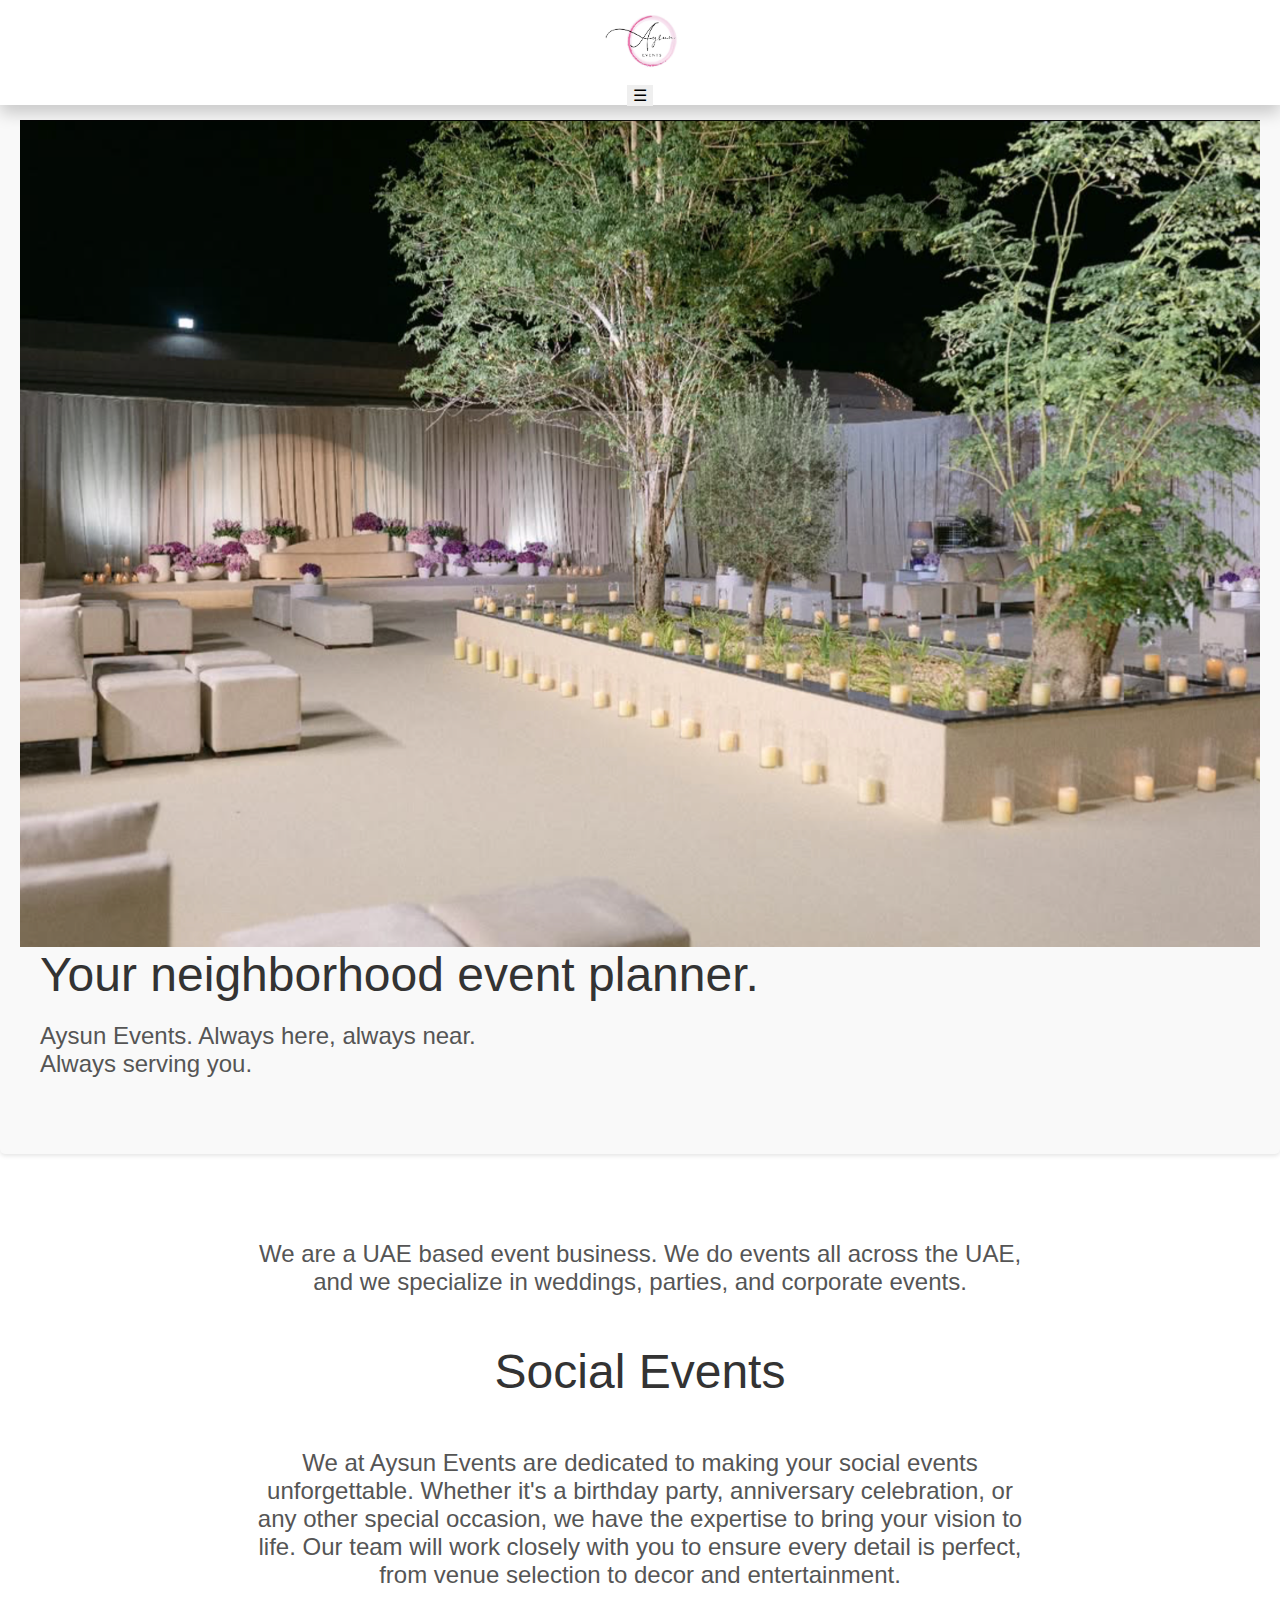
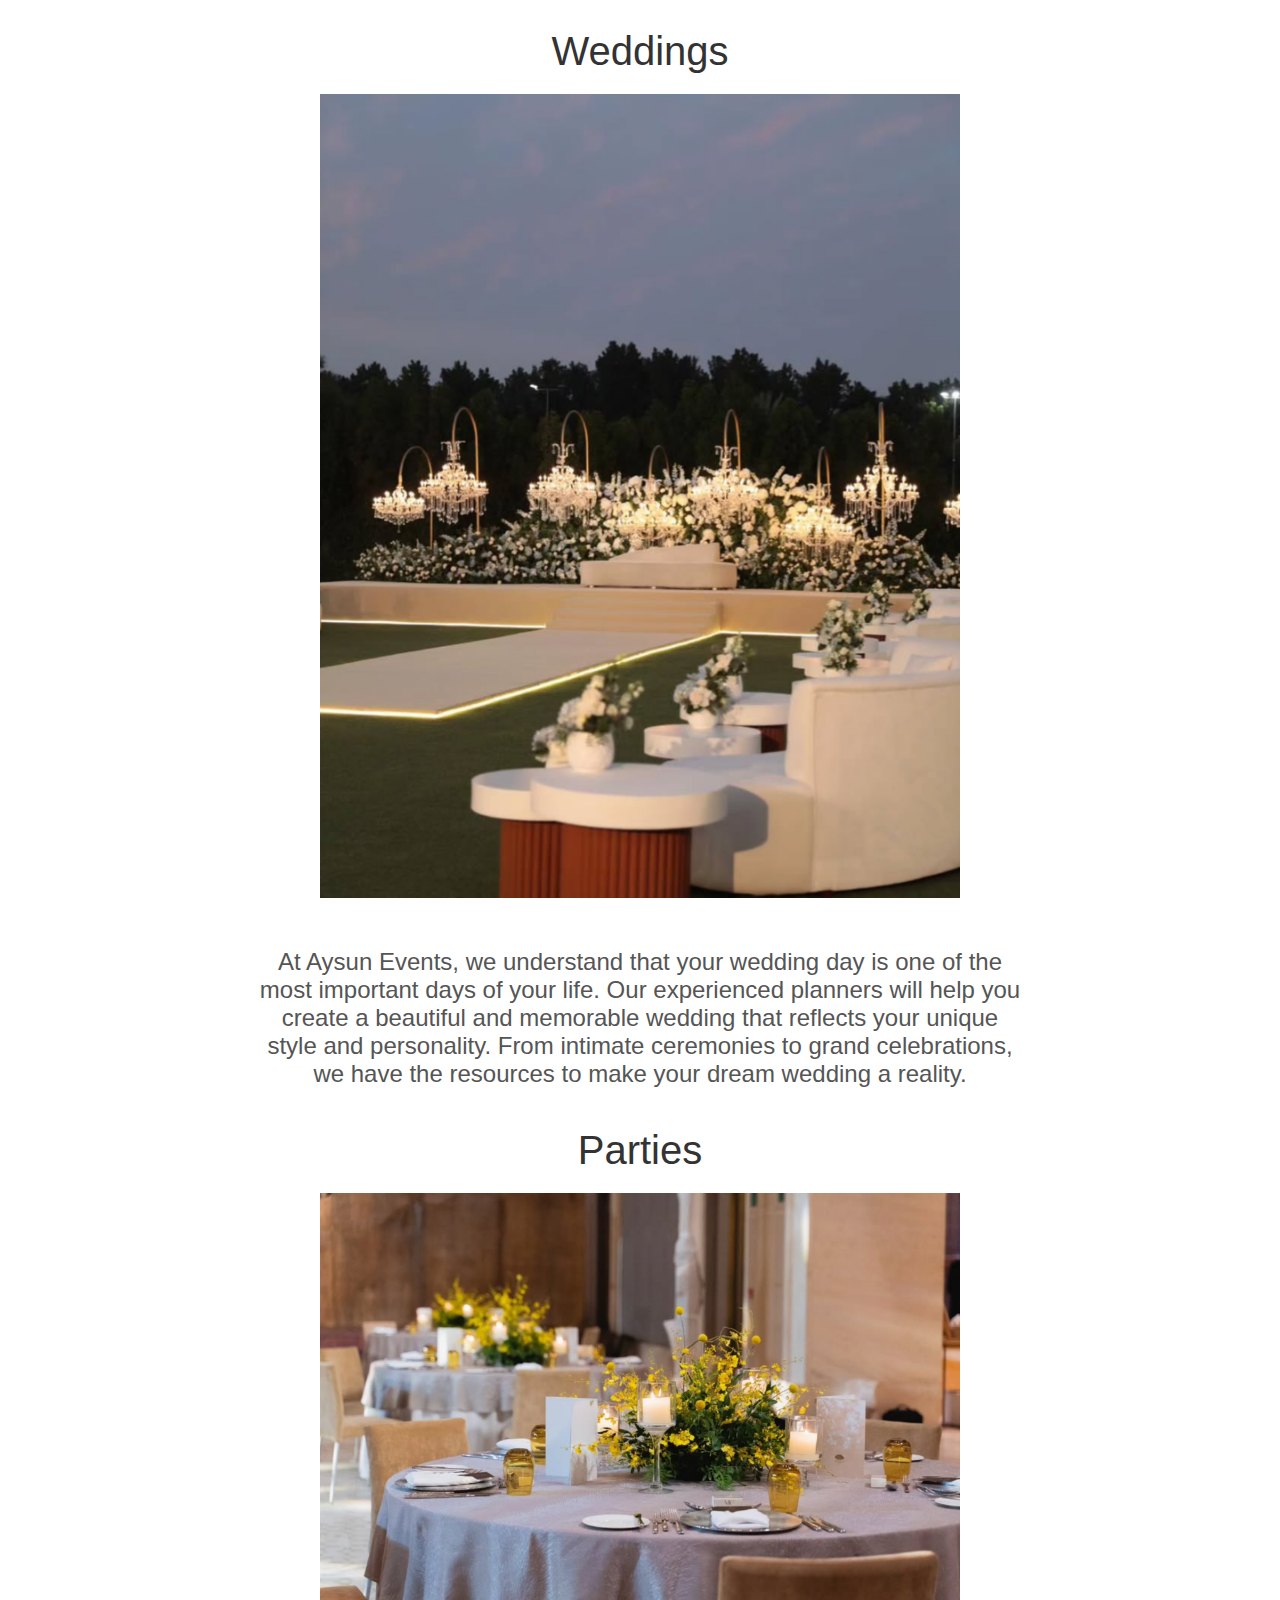
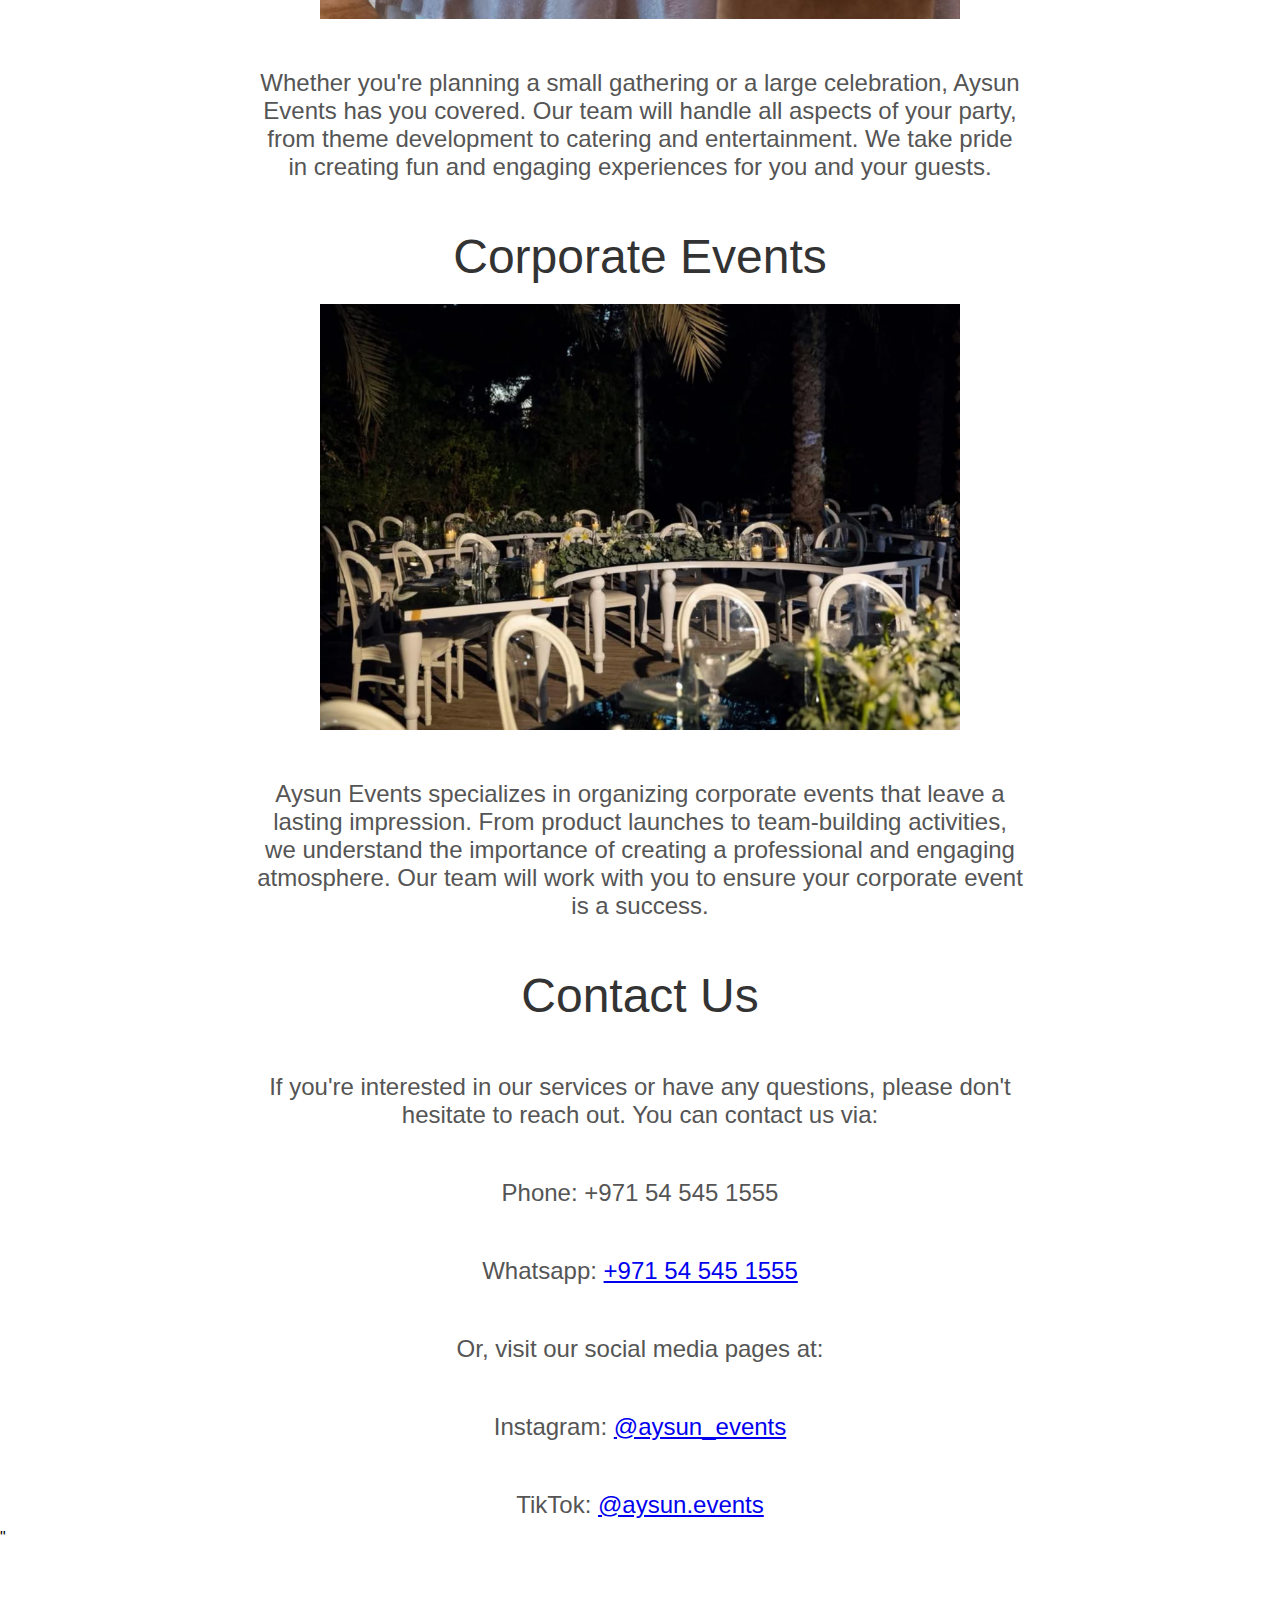
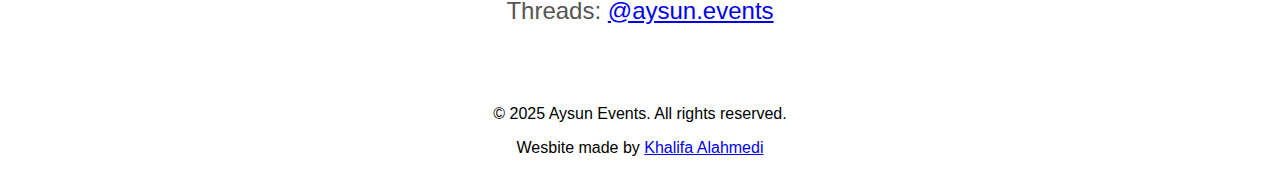
<file: index.html>
<!DOCTYPE html> 
<html lang="en">
    <head>
        <meta charset="UTF-8">
        <meta name="viewport" content="width=device-width, initial-scale=1.0">
        <title>Aysun Events</title>
        <link rel="stylesheet" href="styles.css">
    </head> 
    <body>
        <div class="header">
            <!--<h1 class="header-title">Aysun Events</h1>-->
            <img src="logoupscaled.jpeg" alt="Aysun Logo" class="header-logo">
            <div class="dropup">
                <button class="dropbtn">☰</button>
                <div class="dropup-content">
                    <a href="#">Home</a>
                    <a href="#about">About</a>
                    <a href="#social">Social Events</a>
                    <a href="#corporate">Corporate Events</a>
                    <a href="#contactus">Contact Us</a>
                    <a href="#socialmedia">Social Media</a>
                </div> 
            </div>
        </div> <!-- Properly close the .header div -->
        <div class="article">
            <img src="banner.png" alt="Banner" class="banner">
            <p id="title">Your neighborhood event planner.</p>
            <p class="article-text">Aysun Events. Always here, always near. <br>Always serving you.</p>
            <div id="about">
            <br>
            </div>
            <br>
        </div>
        <div class="about">
            <br>
            <br>
            <p class="porttext">We are a UAE based event business. We do events all across the UAE, and we specialize
            in weddings, parties, and corporate events.</p>
        </div>
        <div id="social">
            <p class="portitle">Social Events</p>
            <p class="porttext">We at Aysun Events are dedicated to making your social events unforgettable. Whether it's a birthday party, 
                anniversary celebration, or any other special occasion, we have the expertise to bring your vision to life. 
                Our team will work closely with you to ensure every detail is perfect, from venue selection to decor and entertainment.</p>
             <p class="porttitle2">Weddings</p>
            <img src="wedding.png" alt="Wedding" class="weddingimg">
            <p class="porttext">At Aysun Events, we understand that your wedding day is one of the most important days of your life. 
            Our experienced planners will help you create a beautiful and memorable wedding that reflects your unique style and personality. 
            From intimate ceremonies to grand celebrations, we have the resources to make your dream wedding a reality.</p>
            <p class="porttitle2">Parties</p>
            <img src="party.png" alt="Party" class="weddingimg">
            <p class="porttext">Whether you're planning a small gathering or a large celebration, Aysun Events has you covered. 
                Our team will handle all aspects of your party, from theme development to catering and entertainment. 
                We take pride in creating fun and engaging experiences for you and your guests.</p>
        </div>
        <div id="corporate">
            <p class="portitle">Corporate Events</p>
            <img src="corp.png" alt="Corporate" class="weddingimg">
            <p class="porttext">Aysun Events specializes in organizing corporate events that leave a lasting impression. 
                From product launches to team-building activities, we understand the importance of creating a professional and engaging atmosphere. 
                Our team will work with you to ensure your corporate event is a success.</p>
            </div>
        </div>
        <div id="contactus">
            <p class="portitle" style="text-align: center;">Contact Us</p>
            <p class="porttext" style="text-align: center;">If you're interested in our services or have any questions, please don't hesitate to reach out. 
                You can contact us via:</p>
            <p class="porttext" style="text-align: center;">Phone: <tel>+971 54 545 1555</tel></p>
            <p class="porttext" style="text-align: center;">Whatsapp: <a href="https://wa.me/971545451555">+971 54 545 1555</a></p>
        </div>
        <div id="socialmedia">
            <p class="porttext" style="text-align: center;">Or, visit our social media pages at:</p>
            <p class="porttext" style="text-align: center;">Instagram: <a href="https://www.instagram.com/aysun.events/">@aysun_events</a></p>
            <p class="porttext" style="text-align: center;">TikTok: <a href="https://www.tiktok.com/@aysun.events">@aysun.events</a></p>"
            <p class="porttext" style="text-align: center;">Threads: <a href="https://www.threads.net/@aysun.events">@aysun.events</a></p>
        </div>
        <br>
        <br>
        <br>
        <div class="footer" style="text-align: center;">
            <p>© 2025 Aysun Events. All rights reserved.</p>
            <p>Wesbite made by <a href="https://www.kalahmedi.github.io/Website">Khalifa Alahmedi</a></p>
        </div>
    </body> 
</html>
</file>
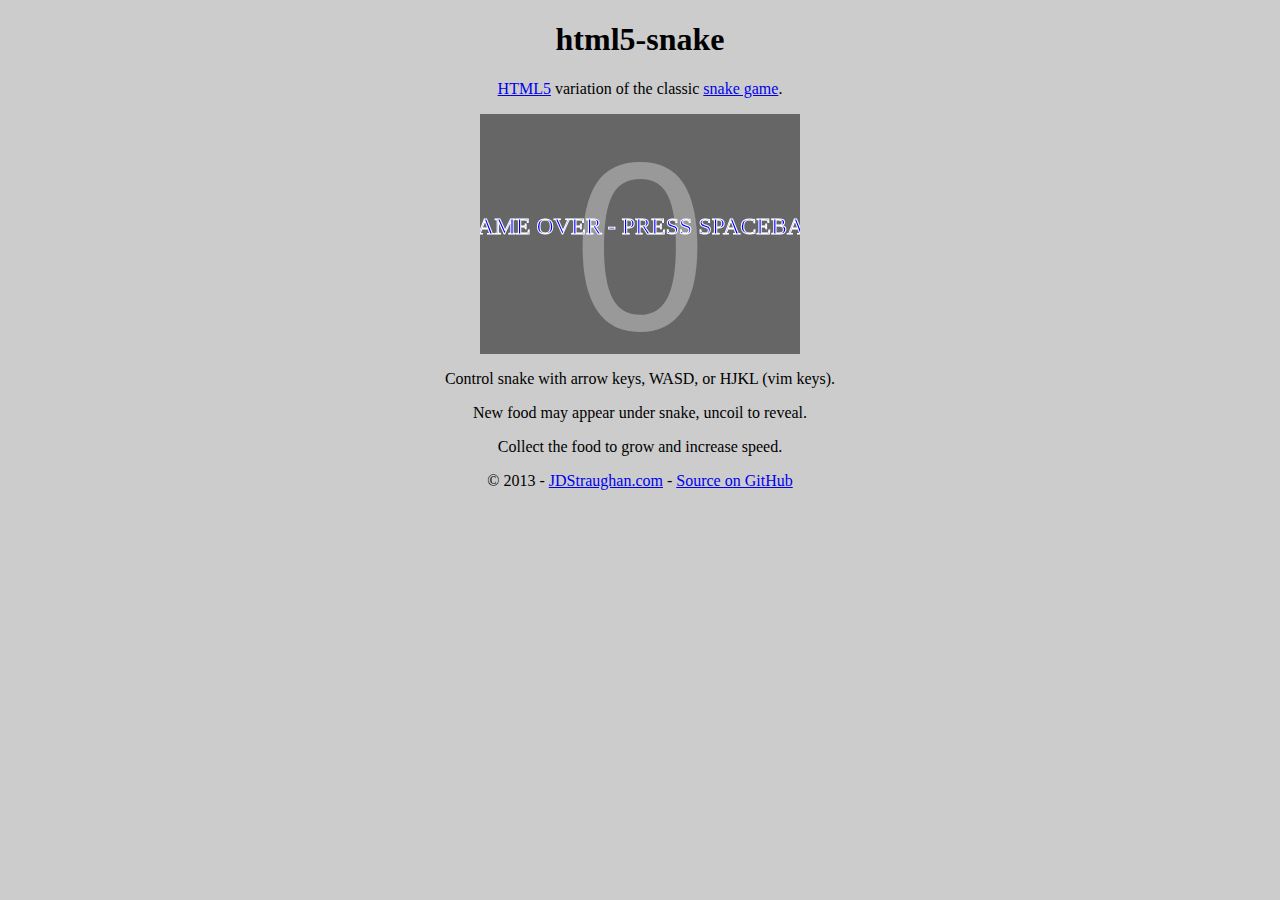
<file: snake/index.html>
<!DOCTYPE html>
<html>
<head>
<meta charset="utf-8" />
<title>HTML5 snake - Canvas Snake Game</title>
<!--[if IE]>
<script src="http://html5shiv.googlecode.com/svn/trunk/html5.js"></script>
<![endif]-->
<link rel="stylesheet" href="page.css" type="text/css">
</head>
<body>

<h1>html5-snake</h1>
<p><a href="http://en.wikipedia.org/wiki/HTML5">HTML5</a> variation of the classic <a href="http://en.wikipedia.org/wiki/Snake_(video_game)">snake game</a>.</p>

<div>
  <canvas id="the-game" width="320" height="240">
</div>

<p>Control snake with arrow keys, WASD, or HJKL (vim keys).</p>

<p>New food may appear under snake, uncoil to reveal.</p>

<p>Collect the food to grow and increase speed.</p>

<p>&copy; 2013 - <a href="http://JDStraughan.com">JDStraughan.com</a> - <a href="https://github.com/JDStraughan/html5-snake">Source on GitHub</a></p>  
<script type="text/javascript" src="game.js"></script>
</body>
</html>
</file>
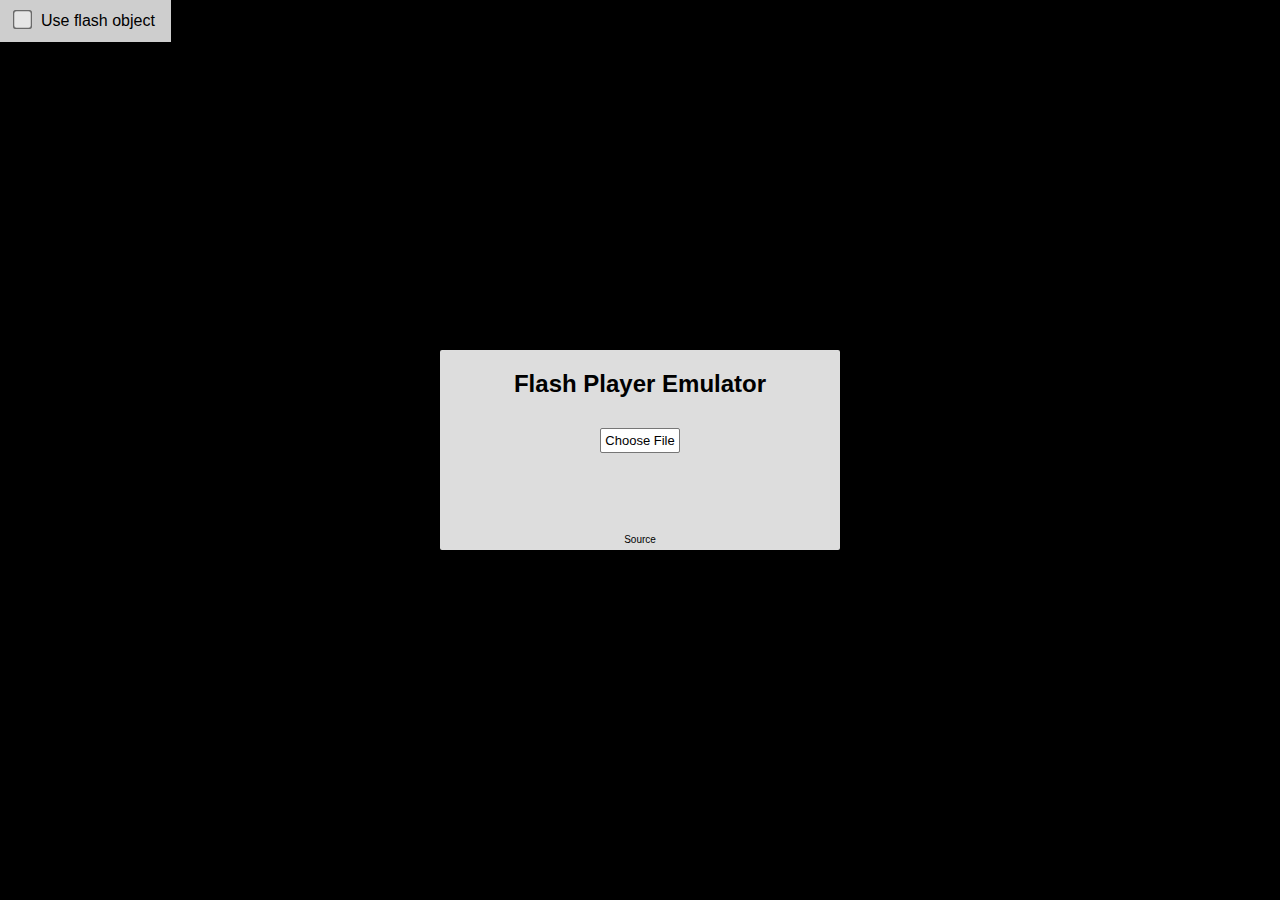
<file: gfiles-master/gfiles/flash/index.html>
<!DOCTYPE html>
<html>
	<head>
		<title>Flash Player</title>
		<style>
			body {
				overflow: hidden;
				font-family: sans-serif;
			}
			
			.main {
				background: black;
				position: absolute;
				width: 100%;
				height: 100%;
				left: 0px;
				right: 0px;
				top: 0px;
				bottom: 0px;
				overflow: hidden;
			}
			
			.gembed {
				width: 100%;
				height: 100%;
				top: 0;
				bottom: 0;
				left: 0;
				right: 0;
				position: absolute;
				background-image: url("[data-uri]");
				background-repeat: no-repeat;
				background-position: center;
			}
			
			#ffd {
				height: 200px;
				width: 400px;
				position: absolute;
				background-color: #dddddd;
				top: 50%;
				left: 50%;
				transform: translate(-50%, -50%);
				text-align: center;
				border-radius: 2px;
				overflow: auto;
				z-index: 5;
			}
			
			#ffd::before {
				opacity: 0;
				width: 100%;
				height: 0px;
				background-color: #333333;
				content: "Drop File Here";
				position: absolute;
				top: 0px;
				left: 0px;
				z-index: 10;
				display: flex;
				align-items: center;
				justify-content: center;
				font-size: 30px;
				font-weight: bold;
				color: white;
			}
			
			#ffd.filehover::before {
				opacity: 1;
				height: 100%;
			}
			
			#ffd.filehover {
				border: 2px dashed #dddddd;
				background-color: #333333;
			}
			
			input[type="file"] {
				display: none;
			}
			
			#upload+label {
				border: 1px solid rgb(118, 118, 118);
				border-radius: 2px;
				padding: 4px;
				margin: 10px;
				font-size: 13px;
				background-color: white;
				display: inline-block;
				transition: ease .1s;
				user-select: none;
			}
			
			#upload+label:hover {
				background-color: #eee;
			}
			
			#ffd .source {
				display: block;
				position: absolute;
				left: 50%;
				transform: translatex(-50%);
				bottom: 5px;
				text-decoration: none;
				color: black;
				font-size: 10px;
			}
			
			ul {
				list-style: none;
				padding: 0;
				margin: 0;
			}
			
			#menu {
				position: fixed;
				background-color: #ffffff;
				transition: opacity 0.3s ease;
				z-index: 20;
				opacity: 0;
			}
			
			#menu:hover {
				opacity: 0.9;
			}
			
			#menu li {
				white-space: nowrap;
				max-width: 250px;
				position: relative;
				padding: 12px 16px;
				cursor: help;
				display: inline-block;
				float: left;
			}
			
			#menu li:hover {
				background-color: rgba(0, 0, 0, .1);
			}
			
			#menu li input {
				transform: scale(1.5);
				cursor: pointer;
				margin: 0px 12px 0px 0px;
			}
		</style>
		<script>
			var mainarea, ffd, upload, legacy, rplayer, useLegacy;
			var cdn = "https://rawcdn.githack.com/BinBashBanana/gstore/77d8f30a366b62f3e8e3cbe750b4bffe0031d53b/";
			
			// query string into object
			var search = decodeURIComponent(window.location.search).substring(1).split("&");
			var queries = {};
			for (var i = 0; i < search.length; i++) {
				var p = search[i].split('=');
				queries[p[0]] = p[1];
			}
			
			// xhr
			function grab(url, type, success, fail) {
				var req = new XMLHttpRequest();
				req.open("GET", url, true);
				req.overrideMimeType("text/plain; charset=x-user-defined");
				req.responseType = type;
				req.onload = function() {
					if (req.status >= "400") {
						fail(req.status);
					} else {
						success(this.response);
					}
				}
				req.send();
			}
			
			// file reader
			function readFile(file, callback) {
				var reader = new FileReader();
				reader.onload = function() {
					callback(this.result);
				}
				reader.readAsArrayBuffer(file);
			}
			
			// start
			function startPlayer(data) {
				console.log("Initializing with " + data.byteLength + " bytes of data");
				if (useLegacy) {
					alert('Using flash object mode. If the game does not work, turn "Use flash object" in the menu off.');
					
					var flashObject = document.createElement("object");
					flashObject.classList.add("gembed");
					flashObject.type = "application/x-shockwave-flash";
					flashObject.data = URL.createObjectURL(new Blob([data]));
					var flashObjectWmode = document.createElement("param");
					flashObjectWmode.name = "wmode";
					flashObjectWmode.value = "direct";
					flashObject.appendChild(flashObjectWmode);
					mainarea.appendChild(flashObject);
				} else {
					// hide the custom context menu for now, but allow it to be shown
					rplayer.contextMenuElement.style.display = "none";
					rplayer.contextMenuElement.style.zIndex = "auto";
					
					rplayer.load({data: data});
				}
			}
			
			function readyForLoad() {
				// ready for file upload
				upload.onchange = function() {
					ffd.style.display = "none";
					let file = this.files[0];
					readFile(file, function(data) {
						console.log('Succesfully read SWF file "' + file.name + '"');
						startPlayer(data);
					});
				}
				document.ondragenter = function(e) {
					if (e.dataTransfer.types.includes("Files")) ffd.classList.add("filehover");
				}
				ffd.ondragover = function(e) {
					e.preventDefault();
				}
				ffd.ondrop = function(e) {
					if (e.dataTransfer.types.includes("Files")) {
						e.preventDefault();
						ffd.style.display = "none";
						let file = event.dataTransfer.files[0];
						readFile(file, function(data) {
							console.log('Succesfully read SWF file "' + file.name + '"');
							startPlayer(data);
						});
					}
				}
				
				if (queries.swf) {
					var swfloc = (/^(http:\/\/|https:\/\/|\/\/)/i).test(queries.swf) ? queries.swf : cdn + queries.swf;
					console.log("Fetching SWF from " + swfloc + "...");
					grab(swfloc, "arraybuffer", function(data) {
						// start
						console.log("Succesfully fetched SWF from " + swfloc);
						startPlayer(data);
					}, function(error) {
						// xhr error
						alert("Could not get SWF at " + swfloc + " (Error " + error + ")");
						ffd.style.display = "block";
					});
				} else {
					// prompt user to upload a file
					ffd.style.display = "block";
				}
			}
			
			window.addEventListener("load", function() {
				mainarea = document.getElementById("mainarea");
				ffd = document.getElementById("ffd");
				upload = document.getElementById("upload");
				legacy = document.getElementById("legacy");
				useLegacy = !!localStorage.getItem("useFlashObject");
				
				if (useLegacy) legacy.checked = true;
				
				legacy.onclick = function() {
					if (this.checked) {
						localStorage.setItem("useFlashObject", "true");
					} else {
						localStorage.removeItem("useFlashObject");
					}
					if (confirm("Reloading for changes to take effect")) location.reload();
				}
				
				if (useLegacy) {
					console.log("skipping ruffle load, using flash object...");
					readyForLoad();
				} else {
					// make ruffle player
					console.log("loading ruffle...");
					var rScript = document.createElement("script");
					rScript.type = "text/javascript";
					rScript.src = "./ruffle.js";
					rScript.onload = function() {
						window.RufflePlayer = window.RufflePlayer || {};
						window.RufflePlayer.config = window.RufflePlayer.config || {};
						window.RufflePlayer.config.letterbox = "on";
						window.RufflePlayer.config.autoplay = "auto";
						const rufflei = window.RufflePlayer.newest();
						rplayer = rufflei.createPlayer();
						rplayer.classList.add("gembed");
						rplayer.playButton.innerHTML = '<svg xmlns="http://www.w3.org/2000/svg" width="250" height="100" style="margin: auto; position: absolute; top: 50%; left: 50%; transform: translate(-50%, -50%);"><svg viewBox="0 0 24 24" y="7pt" width="100%" height="36pt"><path fill="rgb(203, 203, 203)" d="M20.5 11H19V7c0-1.1-.9-2-2-2h-4V3.5C13 2.12 11.88 1 10.5 1S8 2.12 8 3.5V5H4c-1.1 0-1.99.9-1.99 2v3.8H3.5c1.49 0 2.7 1.21 2.7 2.7s-1.21 2.7-2.7 2.7H2V20c0 1.1.9 2 2 2h3.8v-1.5c0-1.49 1.21-2.7 2.7-2.7 1.49 0 2.7 1.21 2.7 2.7V22H17c1.1 0 2-.9 2-2v-4h1.5c1.38 0 2.5-1.12 2.5-2.5S21.88 11 20.5 11z"></path></svg><text style="font-family: sans-serif; font-size: 10pt; letter-spacing: normal; user-select: none;" fill="rgb(100, 100, 100)" x="50%" y="56pt" dominant-baseline="middle" text-anchor="middle">Click to enable Adobe Flash Player</text></svg>';
						rplayer.contextMenuElement.style.zIndex = "-100";
						mainarea.appendChild(rplayer);
						console.log("ruffle is loaded");
						
						readyForLoad();
					}
					document.body.appendChild(rScript);
				}
			}, false);
		</script>
	</head>
	<body>
		<div class="main" id="mainarea">
			<ul id="menu">
				<li title="Try to use the flash plugin (only available in browsers that still support it)"><input type="checkbox" id="legacy">Use flash object</li>
			</ul>
			<div id="ffd" style="display: none;">
				<h2>Flash Player Emulator</h2>
				<input type="file" id="upload" accept=".swf, .spl">
				<label for="upload">Choose File</label>
				<a href="https://ruffle.rs" target="_blank" class="source">Source</a>
			</div>
		</div>
	</body>
</html>
</file>
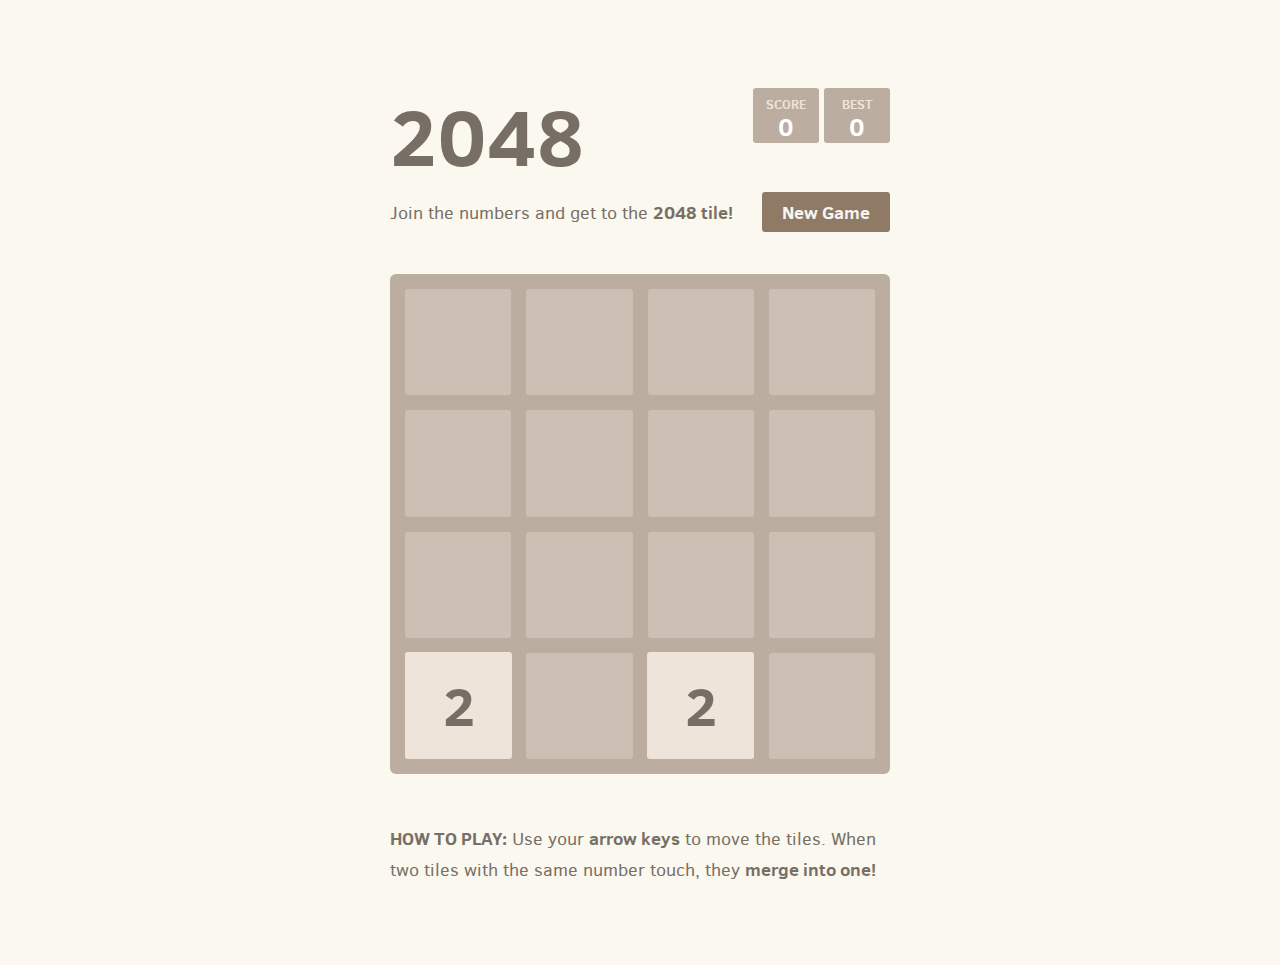
<file: gfiles-master/gfiles/html5/2048/index.html>
<!DOCTYPE html>
<html>

<head>
  <meta charset="utf-8">
  <title>2048</title>

  <link href="style/main.css" rel="stylesheet" type="text/css">
  <link rel="shortcut icon" href="favicon.ico">
  <link rel="apple-touch-icon" href="meta/apple-touch-icon.png">
  <link rel="apple-touch-startup-image" href="meta/apple-touch-startup-image-640x1096.png" media="(device-width: 320px) and (device-height: 568px) and (-webkit-device-pixel-ratio: 2)"> <!-- iPhone 5+ -->
  <link rel="apple-touch-startup-image" href="meta/apple-touch-startup-image-640x920.png"  media="(device-width: 320px) and (device-height: 480px) and (-webkit-device-pixel-ratio: 2)"> <!-- iPhone, retina -->
  <meta name="apple-mobile-web-app-capable" content="yes">
  <meta name="apple-mobile-web-app-status-bar-style" content="black">

  <meta name="HandheldFriendly" content="True">
  <meta name="MobileOptimized" content="320">
  <meta name="viewport" content="width=device-width, target-densitydpi=160dpi, initial-scale=1.0, maximum-scale=1, user-scalable=no, minimal-ui">
</head>
<body>
  <div class="container">
    <div class="heading">
      <h1 class="title">2048</h1>
      <div class="scores-container">
        <div class="score-container">0</div>
        <div class="best-container">0</div>
      </div>
    </div>

    <div class="above-game">
      <p class="game-intro">Join the numbers and get to the <strong>2048 tile!</strong></p>
      <a class="restart-button">New Game</a>
    </div>

    <div class="game-container">
      <div class="game-message">
        <p></p>
        <div class="lower">
	        <a class="keep-playing-button">Keep going</a>
          <a class="retry-button">Try again</a>
        </div>
      </div>

      <div class="grid-container">
        <div class="grid-row">
          <div class="grid-cell"></div>
          <div class="grid-cell"></div>
          <div class="grid-cell"></div>
          <div class="grid-cell"></div>
        </div>
        <div class="grid-row">
          <div class="grid-cell"></div>
          <div class="grid-cell"></div>
          <div class="grid-cell"></div>
          <div class="grid-cell"></div>
        </div>
        <div class="grid-row">
          <div class="grid-cell"></div>
          <div class="grid-cell"></div>
          <div class="grid-cell"></div>
          <div class="grid-cell"></div>
        </div>
        <div class="grid-row">
          <div class="grid-cell"></div>
          <div class="grid-cell"></div>
          <div class="grid-cell"></div>
          <div class="grid-cell"></div>
        </div>
      </div>

      <div class="tile-container">

      </div>
    </div>

    <p class="game-explanation">
      <strong class="important">How to play:</strong> Use your <strong>arrow keys</strong> to move the tiles. When two tiles with the same number touch, they <strong>merge into one!</strong>
    </p>
  </div>

  <script src="js/bind_polyfill.js"></script>
  <script src="js/classlist_polyfill.js"></script>
  <script src="js/animframe_polyfill.js"></script>
  <script src="js/keyboard_input_manager.js"></script>
  <script src="js/html_actuator.js"></script>
  <script src="js/grid.js"></script>
  <script src="js/tile.js"></script>
  <script src="js/local_storage_manager.js"></script>
  <script src="js/game_manager.js"></script>
  <script src="js/application.js"></script>
</body>

</html>
</file>
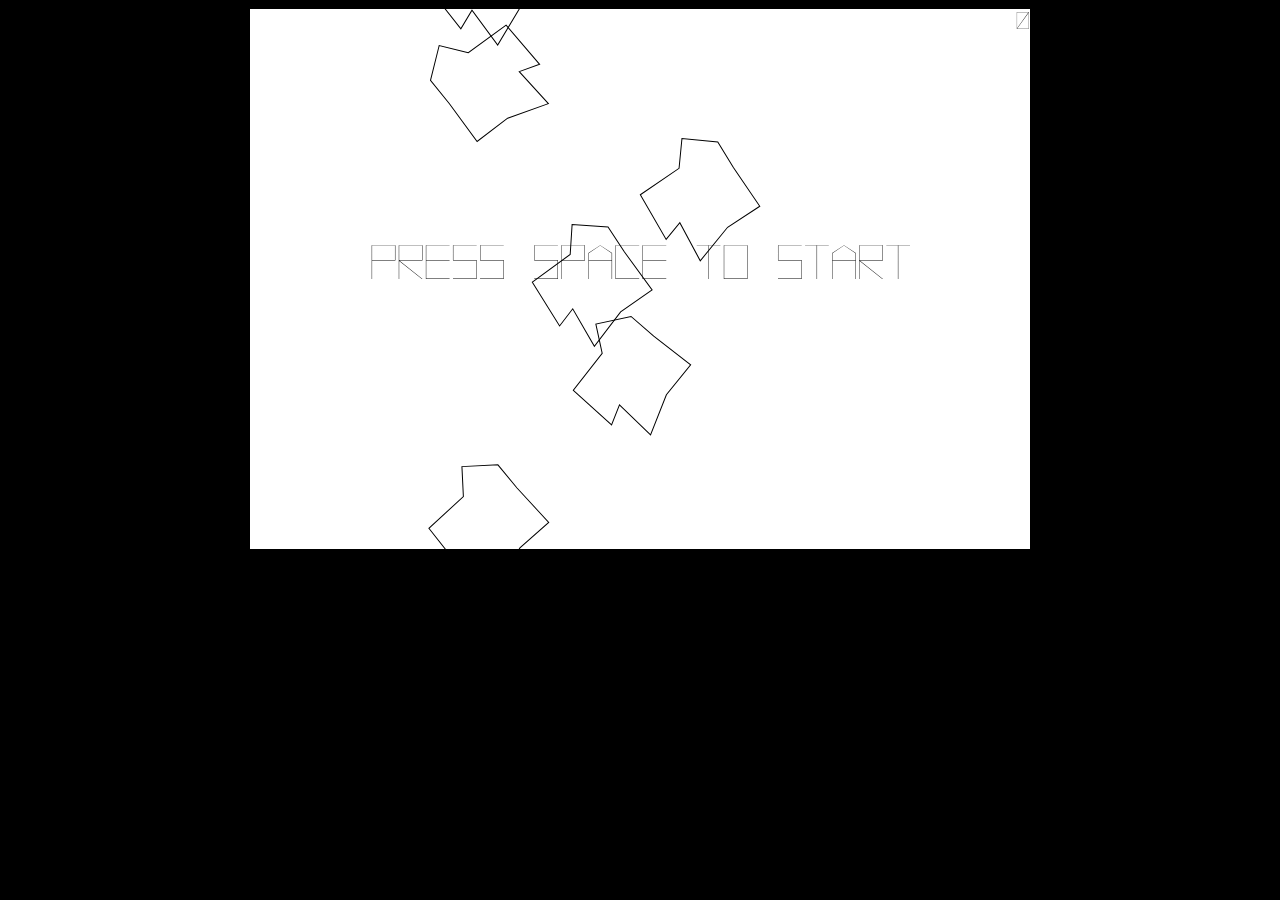
<file: gfiles-master/gfiles/html5/asteroids/index.html>
<html>
  <head>
    <script src="jquery-1.4.1.min.js"></script>
    <script src="vector_battle_regular.typeface.js"></script>
    <script src="ipad.js"></script>
    <script src="game.js"></script>
    <style>
	  body {background-color: #000;}
      #canvas { border:1px solid black; top:0px; left:0px; background-color: #fff;}
      .button { position:absolute; border:1px solid black; }
      #left-controls { position:absolute; left:1px; bottom:0px; display:none; }
      #right-controls { position:absolute; right:1px; bottom:0px; display:none; }
      #up { width:200px; height:100px; bottom:100px;}
      #left { width:100px; height:100px; bottom:0px;}
      #right { width:100px; height:100px; bottom:0px; left:100px; }
      #space { width:200px; height:200px; bottom:0px; right:0px; }
    </style>
  </head>
  <body>
    <div id="game-container" align="center">
      <canvas id="canvas" width="780" height="540"></canvas>
      <div id="left-controls">
        <div id="up" class='button'>THRUST</div>
        <div id="left" class='button'>LEFT</div>
        <div id="right" class='button'>RIGHT</div>
      </div>
      <div id="right-controls">
        <div id="space" class='button'>FIRE</div>
      </div>
    </div>
  </body>
</html>
</file>
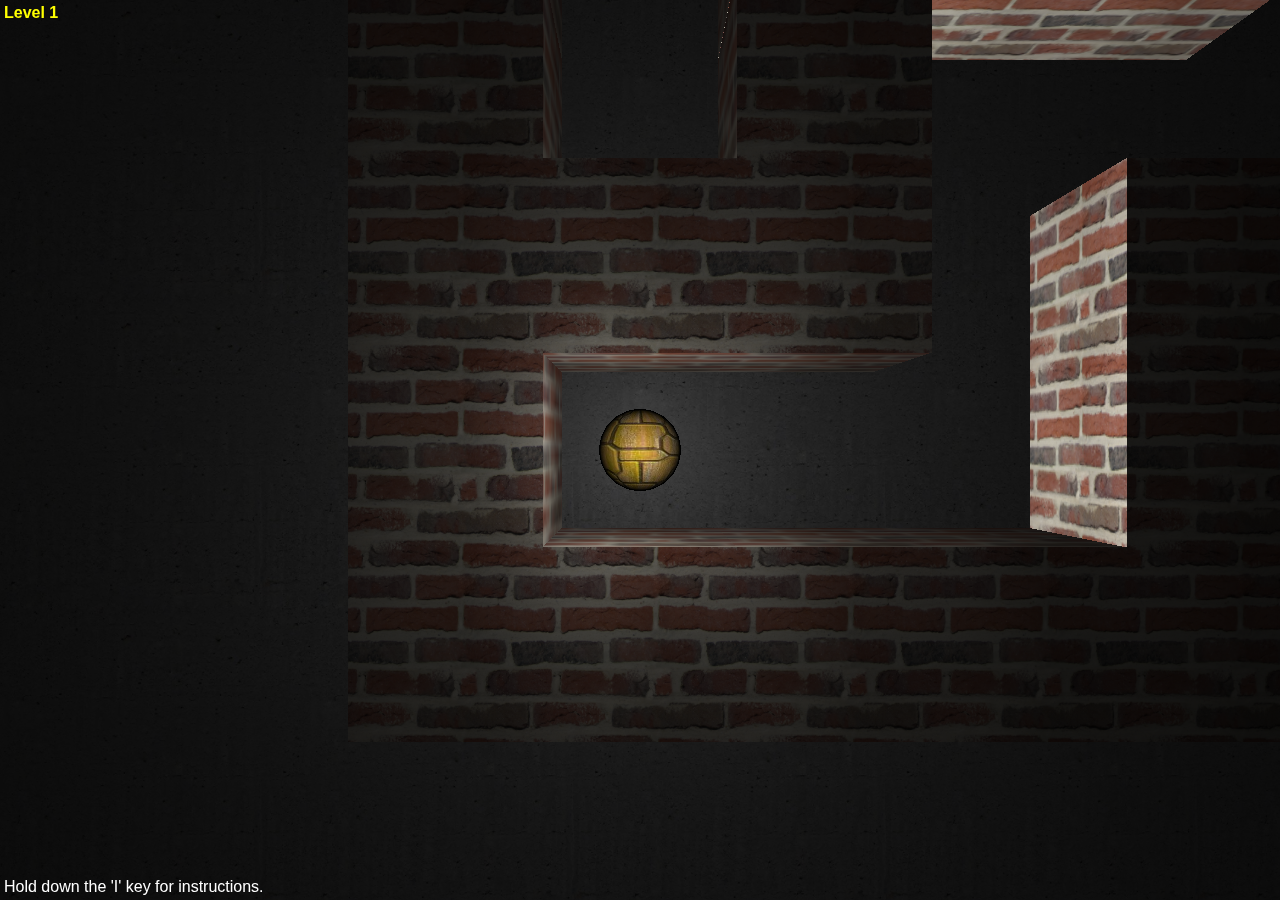
<file: gfiles-master/gfiles/html5/astray/index.html>
<html>

    <head>
    
        <script src='Box2dWeb.min.js'></script>
        <script src="Three.js"></script>
        <script src="keyboard.js"></script>
        <script src="jquery.js"></script>
        <script src="maze.js"></script>

        <script>

            var camera         = undefined, 
                scene          = undefined, 
                renderer       = undefined, 
                light          = undefined,
                mouseX         = undefined, 
                mouseY         = undefined,
                maze           = undefined, 
                mazeMesh       = undefined,
                mazeDimension  = 11,
                planeMesh      = undefined,
                ballMesh       = undefined,
                ballRadius     = 0.25,
                keyAxis        = [0, 0],
                ironTexture    = THREE.ImageUtils.loadTexture('ball.png'),
                planeTexture   = THREE.ImageUtils.loadTexture('concrete.png'),
                brickTexture   = THREE.ImageUtils.loadTexture('brick.png'),
                gameState      = undefined,

            // Box2D shortcuts
                b2World        = Box2D.Dynamics.b2World,
                b2FixtureDef   = Box2D.Dynamics.b2FixtureDef,
                b2BodyDef      = Box2D.Dynamics.b2BodyDef,
                b2Body		   = Box2D.Dynamics.b2Body,
                b2CircleShape  = Box2D.Collision.Shapes.b2CircleShape,
                b2PolygonShape = Box2D.Collision.Shapes.b2PolygonShape,
                b2Settings     = Box2D.Common.b2Settings,
                b2Vec2         = Box2D.Common.Math.b2Vec2,

            // Box2D world variables 
                wWorld         = undefined,
                wBall          = undefined;

            
            function createPhysicsWorld() {
                // Create the world object.
                wWorld = new b2World(new b2Vec2(0, 0), true);

                // Create the ball.
                var bodyDef = new b2BodyDef();
                bodyDef.type = b2Body.b2_dynamicBody;
                bodyDef.position.Set(1, 1);
                wBall = wWorld.CreateBody(bodyDef);
                var fixDef = new b2FixtureDef();
                fixDef.density = 1.0;
                fixDef.friction = 0.0;
                fixDef.restitution = 0.25;
                fixDef.shape = new b2CircleShape(ballRadius);
                wBall.CreateFixture(fixDef);

                // Create the maze.
                bodyDef.type = b2Body.b2_staticBody;
                fixDef.shape = new b2PolygonShape();
                fixDef.shape.SetAsBox(0.5, 0.5);
                for (var i = 0; i < maze.dimension; i++) {
                    for (var j = 0; j < maze.dimension; j++) {
                        if (maze[i][j]) {
                            bodyDef.position.x = i;
                            bodyDef.position.y = j;
                            wWorld.CreateBody(bodyDef).CreateFixture(fixDef);
                        }
                    }
                }
            }
            
            
            function generate_maze_mesh(field) {
                var dummy = new THREE.Geometry();
                for (var i = 0; i < field.dimension; i++) {
                    for (var j = 0; j < field.dimension; j++) {
                        if (field[i][j]) {
                            var geometry = new THREE.CubeGeometry(1,1,1,1,1,1);
                            var mesh_ij = new THREE.Mesh(geometry);
                            mesh_ij.position.x = i;
                            mesh_ij.position.y = j;
                            mesh_ij.position.z = 0.5;
                            THREE.GeometryUtils.merge(dummy, mesh_ij);
                        }
                    }
                }
                var material = new THREE.MeshPhongMaterial({map: brickTexture});
                var mesh = new THREE.Mesh(dummy, material)
                return mesh;
            }


            function createRenderWorld() {

                // Create the scene object.
                scene = new THREE.Scene();

                // Add the light.
                light= new THREE.PointLight(0xffffff, 1);
                light.position.set(1, 1, 1.3);
                scene.add(light);
                
                // Add the ball.
                g = new THREE.SphereGeometry(ballRadius, 32, 16);
                m = new THREE.MeshPhongMaterial({map:ironTexture});
                ballMesh = new THREE.Mesh(g, m);
                ballMesh.position.set(1, 1, ballRadius);
                scene.add(ballMesh);

                // Add the camera.
                var aspect = window.innerWidth/window.innerHeight;
                camera = new THREE.PerspectiveCamera(60, aspect, 1, 1000);
                camera.position.set(1, 1, 5);
                scene.add(camera);

                // Add the maze.
                mazeMesh = generate_maze_mesh(maze);
                scene.add(mazeMesh);

                // Add the ground.
                g = new THREE.PlaneGeometry(mazeDimension*10, mazeDimension*10, mazeDimension, mazeDimension);
                planeTexture.wrapS = planeTexture.wrapT = THREE.RepeatWrapping;
                planeTexture.repeat.set(mazeDimension*5, mazeDimension*5);
                m = new THREE.MeshPhongMaterial({map:planeTexture});
                planeMesh = new THREE.Mesh(g, m);
                planeMesh.position.set((mazeDimension-1)/2, (mazeDimension-1)/2, 0);
                planeMesh.rotation.set(Math.PI/2, 0, 0);
                scene.add(planeMesh);                

            }


            function updatePhysicsWorld() {

                // Apply "friction". 
                var lv = wBall.GetLinearVelocity();
                lv.Multiply(0.95);
                wBall.SetLinearVelocity(lv);
                
                // Apply user-directed force.
                var f = new b2Vec2(keyAxis[0]*wBall.GetMass()*0.25, keyAxis[1]*wBall.GetMass()*0.25);
                wBall.ApplyImpulse(f, wBall.GetPosition());          
                keyAxis = [0,0];

                // Take a time step.
                wWorld.Step(1/60, 8, 3);
            }
            

            function updateRenderWorld() {

                // Update ball position.
                var stepX = wBall.GetPosition().x - ballMesh.position.x;
                var stepY = wBall.GetPosition().y - ballMesh.position.y;
                ballMesh.position.x += stepX;
                ballMesh.position.y += stepY;

                // Update ball rotation.
                var tempMat = new THREE.Matrix4();
                tempMat.makeRotationAxis(new THREE.Vector3(0,1,0), stepX/ballRadius);
                tempMat.multiplySelf(ballMesh.matrix);
                ballMesh.matrix = tempMat;
                tempMat = new THREE.Matrix4();
                tempMat.makeRotationAxis(new THREE.Vector3(1,0,0), -stepY/ballRadius);
                tempMat.multiplySelf(ballMesh.matrix);
                ballMesh.matrix = tempMat;
                ballMesh.rotation.getRotationFromMatrix(ballMesh.matrix);
                
                // Update camera and light positions.
                camera.position.x += (ballMesh.position.x - camera.position.x) * 0.1;
                camera.position.y += (ballMesh.position.y - camera.position.y) * 0.1;
                camera.position.z += (5 - camera.position.z) * 0.1;
                light.position.x = camera.position.x;
                light.position.y = camera.position.y;
                light.position.z = camera.position.z - 3.7;
            }


            function gameLoop() {
            
                switch(gameState) {
                
                    case 'initialize':
                        maze = generateSquareMaze(mazeDimension);
                        maze[mazeDimension-1][mazeDimension-2] = false;
                        createPhysicsWorld();
                        createRenderWorld();
                        camera.position.set(1, 1, 5);
                        light.position.set(1, 1, 1.3);
                        light.intensity = 0;
                        var level = Math.floor((mazeDimension-1)/2 - 4);
                        $('#level').html('Level ' + level);
                        gameState = 'fade in';
                        break;
                        
                    case 'fade in':
                        light.intensity += 0.1 * (1.0 - light.intensity);
                        renderer.render(scene, camera);
                        if (Math.abs(light.intensity - 1.0) < 0.05) {
                            light.intensity = 1.0;
                            gameState = 'play'
                        }
                        break;

                    case 'play':
                        updatePhysicsWorld();
                        updateRenderWorld();
                        renderer.render(scene, camera);

                        // Check for victory.
                        var mazeX = Math.floor(ballMesh.position.x + 0.5);
                        var mazeY = Math.floor(ballMesh.position.y + 0.5);
                        if (mazeX == mazeDimension && mazeY == mazeDimension - 2) { 
                            mazeDimension += 2;
                            gameState = 'fade out';
                        }
                        break;
                
                    case 'fade out':
                        updatePhysicsWorld();
                        updateRenderWorld();
                        light.intensity += 0.1 * (0.0 - light.intensity);
                        renderer.render(scene, camera);
                        if (Math.abs(light.intensity - 0.0) < 0.1) {
                            light.intensity = 0.0;
                            renderer.render(scene, camera);
                            gameState = 'initialize'
                        }
                        break;
                        
                }
            
                requestAnimationFrame(gameLoop);

            }


            function onResize() {
                renderer.setSize(window.innerWidth, window.innerHeight);
                camera.aspect = window.innerWidth/window.innerHeight;
                camera.updateProjectionMatrix();
            }
            

            function onMoveKey(axis) {
                keyAxis = axis.slice(0);
            }

            
            jQuery.fn.centerv = function () {
                wh = window.innerHeight;
                h = this.outerHeight();
                this.css("position", "absolute");
                this.css("top", Math.max(0, (wh - h)/2) + "px");
                return this;
            }            

            
            jQuery.fn.centerh = function () {
                ww = window.innerWidth;
                w = this.outerWidth();
                this.css("position", "absolute");
                this.css("left", Math.max(0, (ww - w)/2) + "px");
                return this;
            }            

            
            jQuery.fn.center = function () {
                this.centerv();
                this.centerh();
                return this;
            }            

            
            $(document).ready(function() {

                // Prepare the instructions.
                $('#instructions').center();
                $('#instructions').hide();
                KeyboardJS.bind.key('i', function(){$('#instructions').show()}, 
                                         function(){$('#instructions').hide()});
    
                // Create the renderer.
                renderer = new THREE.WebGLRenderer();
                renderer.setSize(window.innerWidth, window.innerHeight);
                document.body.appendChild(renderer.domElement);

                // Bind keyboard and resize events.
                KeyboardJS.bind.axis('left', 'right', 'down', 'up', onMoveKey);
                KeyboardJS.bind.axis('h', 'l', 'j', 'k', onMoveKey);
                $(window).resize(onResize);
                

                // Set the initial game state.
                gameState = 'initialize';
                
                // Start the game loop.
                requestAnimationFrame(gameLoop);

            })
            
            

        </script>
    
        <style>
        
            body {
                background: black;
                margin: 0;
                padding: 0;
                font-family: 'Helvetica';
            }
            
            #instructions {
                background-color: rgba(0,0,0,0.75);
                color: white;
                text-align: center;
                padding: 32px;
                margin: 0px;
                display: inline;
                border: 2px solid white;
            }

            #help {
                position: absolute;
                left: 0px;
                bottom: 0px;
                padding: 4px;
                color: white;   
            }

            #level {
                position: absolute;
                left: 0px;
                top: 0px;
                padding: 4px;
                color: yellow;   
                font-weight: bold;
            }

        </style>
        
    </head>
    
    <body>
    
    <div id='instructions'>
        How to play Astray:
        <br><br>
        Use the arrow keys to move the ball and find the exit to the maze.
        <br><br>
        Vim trainees: h, j, k, l
    </div>
    
    <div id='help'>
        Hold down the 'I' key for instructions.
    </div>

    <div id='level'>
        Level 1
    </div> 
    
    </body>

</html>
</file>
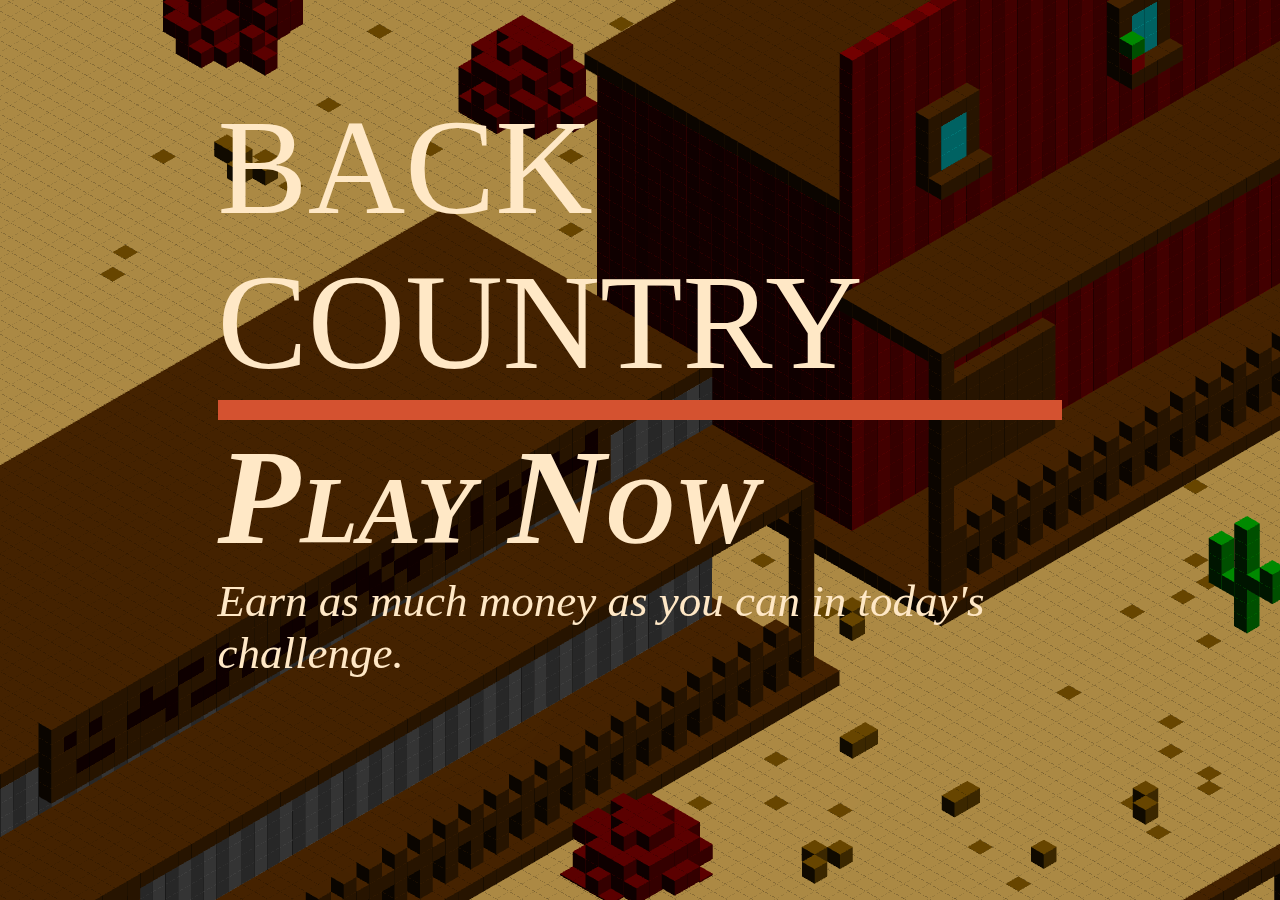
<file: gfiles-master/gfiles/html5/backcountry/index.html>
<!doctype html><meta name=monetization content="$coil.xrptipbot.com/3lcUCVS5Rm-e6Ch_O7vpQA"><meta charset=utf-8><meta name=viewport content="width=device-width,user-scalable=0"><title>Backcountry</title><style>body,html{overflow:hidden;margin:0}canvas,main{position:absolute;top:0;right:0;bottom:0;left:0;user-select:none;color:#ffe8c6;font:15vmin Impact}[onclick],a{cursor:pointer;color:#ffe8c6}[onclick]:hover,a:hover{color:#fff}</style><canvas></canvas><canvas></canvas><main></main><script>!function(){function t(t,n){return(i,e)=>{i.t[e]|=8,i[3][e]={i:t,o:n}}}function n(t=1/0){return(n,i)=>{n.t[i]|=1<<23,n[23][i]={l:t,s:0}}}function i(t){zt=198706*t}function e(){return((zt=16807*zt%2147483647)-1)/2147483646}function o(t=0,n=1){return~~(e()*(n-t+1)+t)}function r(t){return t[o(0,t.length-1)]}function a(t){return 1-(1-t)**4}function l(t,n,i,e){let o=t[3][n].o,r=t[23][n],l=r.s/r.l;t.u.font=`${o/125+1}vmin Impact`,t.u.textAlign="center",t.u.fillStyle=`rgba(255,232,198,${a(1-l)})`,t.u.fillText(o.toFixed(0),i,e-50-a(l)*o/5)}function s(t,n,i,e){let o=t[3][n].o,r=t[23][n],l=r.s/r.l;t.u.font="10vmin Impact",t.u.fillStyle=`rgba(255,255,0,${a(1-l)})`,t.u.fillText(`+ $${o.toLocaleString("en")}`,i+100,e-150*a(l))}function f(t,n,i,e){let o=t[23][n];t.u.fillStyle=`rgba(255,79,79,${.4*(1-o.s/o.l)**3})`,t.u.fillRect(0,0,t.m.width,t.m.height)}function u(t){return(n,i)=>{n.t[i]|=1<<18,n[18][i]={h:t}}}function c(t,n){let i=qt;return(e,o)=>{e.t[o]|=4,e[2][o]={T:0,g:e.v[1],p:m(e.U,i,t),C:i.R.length,M:t.length/4,N:n}}}function m(t,n,i){let e=t.crVA();return t.biVA(e),t.biB(Ot,t.crB()),t.buD(Ot,n.k,Pt),t.enVAA(1),t.veAP(1,3,jt,0,0,0),t.biB(Ot,t.crB()),t.buD(Ot,n.A,Pt),t.enVAA(2),t.veAP(2,3,jt,0,0,0),t.biB(Ot,t.crB()),t.buD(Ot,i,Pt),t.enVAA(3),t.veAP(3,4,jt,0,0,0),t.veAD(3,1),t.biB(Bt,t.crB()),t.buD(Bt,n.R,Pt),t.biVA(null),e}function h(){let t=new Float32Array(16);return t[0]=1,t[5]=1,t[10]=1,t[15]=1,t}function T(t,n){let i=n[0],e=n[1],o=n[2],r=n[3],a=n[4],l=n[5],s=n[6],f=n[7],u=n[8],c=n[9],m=n[10],h=n[11],T=n[12],d=n[13],g=n[14],v=n[15],p=i*l-e*a,U=i*s-o*a,y=i*f-r*a,C=e*s-o*l,b=e*f-r*l,R=o*f-r*s,M=u*d-c*T,N=u*g-m*T,k=u*v-h*T,A=c*g-m*d,w=c*v-h*d,F=m*v-h*g,x=p*F-U*w+y*A+C*k-b*N+R*M;return x?(t[0]=(l*F-s*w+f*A)*(x=1/x),t[1]=(o*w-e*F-r*A)*x,t[2]=(d*R-g*b+v*C)*x,t[3]=(m*b-c*R-h*C)*x,t[4]=(s*k-a*F-f*N)*x,t[5]=(i*F-o*k+r*N)*x,t[6]=(g*y-T*R-v*U)*x,t[7]=(u*R-m*y+h*U)*x,t[8]=(a*w-l*k+f*M)*x,t[9]=(e*k-i*w-r*M)*x,t[10]=(T*b-d*y+v*p)*x,t[11]=(c*y-u*b-h*p)*x,t[12]=(l*N-a*A-s*M)*x,t[13]=(i*A-e*N+o*M)*x,t[14]=(d*U-T*C-g*p)*x,t[15]=(u*C-c*U+m*p)*x,t):null}function d(t,n,i){let e=n[0],o=n[1],r=n[2],a=n[3],l=n[4],s=n[5],f=n[6],u=n[7],c=n[8],m=n[9],h=n[10],T=n[11],d=n[12],g=n[13],v=n[14],p=n[15],U=i[0],y=i[1],C=i[2],b=i[3];return t[0]=U*e+y*l+C*c+b*d,t[1]=U*o+y*s+C*m+b*g,t[2]=U*r+y*f+C*h+b*v,t[3]=U*a+y*u+C*T+b*p,t[4]=(U=i[4])*e+(y=i[5])*l+(C=i[6])*c+(b=i[7])*d,t[5]=U*o+y*s+C*m+b*g,t[6]=U*r+y*f+C*h+b*v,t[7]=U*a+y*u+C*T+b*p,t[8]=(U=i[8])*e+(y=i[9])*l+(C=i[10])*c+(b=i[11])*d,t[9]=U*o+y*s+C*m+b*g,t[10]=U*r+y*f+C*h+b*v,t[11]=U*a+y*u+C*T+b*p,t[12]=(U=i[12])*e+(y=i[13])*l+(C=i[14])*c+(b=i[15])*d,t[13]=U*o+y*s+C*m+b*g,t[14]=U*r+y*f+C*h+b*v,t[15]=U*a+y*u+C*T+b*p,t}function g(t,n){return t[0]=n[8],t[1]=n[9],t[2]=n[10],C(t,t)}function v(t,n){return t[0]=n[12],t[1]=n[13],t[2]=n[14],t}function p(t,n,i){return t[0]=n[0]+i[0],t[1]=n[1]+i[1],t[2]=n[2]+i[2],t}function U(t,n,i){return t[0]=n[0]-i[0],t[1]=n[1]-i[1],t[2]=n[2]-i[2],t}function y(t,n,i){return t[0]=n[0]*i,t[1]=n[1]*i,t[2]=n[2]*i,t}function C(t,n){let i=n[0],e=n[1],o=n[2],r=i*i+e*e+o*o;return r>0&&(r=1/Math.sqrt(r)),t[0]=n[0]*r,t[1]=n[1]*r,t[2]=n[2]*r,t}function b(t,n,i){let e=n[0],o=n[1],r=n[2],a=i[3]*e+i[7]*o+i[11]*r+i[15];return t[0]=(i[0]*e+i[4]*o+i[8]*r+i[12])/(a=a||1),t[1]=(i[1]*e+i[5]*o+i[9]*r+i[13])/a,t[2]=(i[2]*e+i[6]*o+i[10]*r+i[14])/a,t}function R(t){return Math.hypot(t[0],t[1],t[2])}function M(t,n,i,e){let o=n[0],r=n[1],a=n[2];return t[0]=o+e*(i[0]-o),t[1]=r+e*(i[1]-r),t[2]=a+e*(i[2]-a),t}function N(t,n,i,e){i*=.008726646259971648,e*=.008726646259971648;let o=Math.sin(n*=.008726646259971648),r=Math.cos(n),a=Math.sin(i),l=Math.cos(i),s=Math.sin(e),f=Math.cos(e);return t[0]=o*l*f-r*a*s,t[1]=r*a*f+o*l*s,t[2]=r*l*s-o*a*f,t[3]=r*l*f+o*a*s,t}function k(t,n,i){let e=R(U([],t,n)),o=1/e,r=[];for(let a=0;a<e;a++)r=r.concat([...M([],t,n,o*a),i]);return r}function A(t){let n=[...Ht,...r(Jt)],i=e()>.4,a=e()>.4,l=20+8*o(),s=30+8*o(0,5),f=15+o(0,9),m=[],h=[];for(let t=1;t<l;t++)m.push(...k([t,0,s-1],[t,f,s-1],t%2?9:10));for(let t=1;t<s;t++)m.push(...k([l,0,t],[l,f*(i?1.5:1),t],t%2?9:10)),m.push(...k([0,f,t],[l+1,f,t],1));for(let t=-1;t<l+3+8;t++)m.push(...k([t-1,0,0],[t-1,0,s+2],1));if(a&&i){let n=5,i=4;for(let e=n;e<s-n-1;e+=3*n)h.push({F:N([],0,180*o(0,2),0),K:[l+1,f+i/2,s-e-n/2],I:[c(t.S[6]),u(2)]})}else{let t=5+o(0,2),n=~~(.75*s),r=~~((s-n)/2);for(let o=2;o<n;o++)for(let a=0;a<t;a++)m.push(l+1,~~(f*(i?1.5:1))+a-~~(t/2),r+o,e()>.4||2==o||o==n-1||0==a||a==t-1?1:2)}for(let t=0;t<8;t++)m.push(...k([l+t+1,.75*f,1],[l+t+1,.75*f,s+1],1));m.push(...k([l+8,0,1],[l+8,.75*f,1],1),...k([l+8,0,s],[l+8,.75*f,s],1)),m.push(...k([l+8,3,1],[l+8,3,s],1));for(let t=1;t<s;t+=2)m.push(...k([l+8,0,t],[l+8,5,t],1));for(let t=0;t<8;t++)m.push(...k([l+1,0,s-t-8],[l+1,8,s-t-8],1));return{$:{K:[0,1.5,0],I:[c(Float32Array.from(m),n)],Y:h},X:l+3+8+1,D:s+2}}function w(t){return(n,i)=>{let e={};for(let n in t){let{q:i,P:o=7}=t[n],r=i[i.length-1].L;e[n]={q:i.map(t=>({...t})),P:o,O:r,B:0}}n.t[i]|=128,n[7][i]={_:e,W:e[1]}}}function F(t){return{F:N([],270,0,0),K:[0,-3,0],I:[c(t.S[4])]}}function x(t){let n=function(t){let n=tn.slice();n.splice(6,3,...r(nn)),n.splice(9,3,...r(en));let i=2*o(2,3),a=2*o(Math.max(2,i/2),5),l=o(1,3),s=l>1,f=e()>.4,u=[];for(let t=0;t<i;t++)u.push(...k([-a/2+.5,0,-i/2+t+.5],[a/2+.5,0,-i/2+t+.5],2));f&&u.push(...k([a/2-.5,1,-i/2+.5],[a/2-.5,1,i/2+.5],2),...k([-a/2+.5,1,-i/2+.5],[-a/2+.5,1,i/2+.5],2));for(let t=0;t<l;t++)for(let n=0;n<2;n++)u.push(...k([-.5,t+1,-1+n+.5],[1.5,t+1,-1+n+.5],s&&0==t?3:2));return{K:[0,3,0],Y:[{I:[c(Float32Array.from(u),n),w({1:{q:[{L:0}]},4:{q:[{L:0,K:[0,0,0]},{L:.1,K:[0,2,0]},{L:.2,K:[0,0,0]}],P:0},6:{q:[{L:0,K:[0,0,0],F:[0,0,0,1]},{L:.1,K:[0,2,0],F:[0,1,0,0]},{L:.2,K:[0,0,0],F:[0,0,0,-1]}],P:0}})]}]}}(),i=tn.slice();return i.splice(0,3,...r(on)),i.splice(3,3,...r(ln)),i.splice(12,3,...r(rn)),i.splice(15,3,...r(an)),{F:[0,1,0,0],I:[w({1:{q:[{L:0}]},5:{q:[{L:0,K:[0,1,0],F:[0,1,0,0]},{L:1,K:[0,-4,0],F:N([],-90,0,0),V:a},{L:5,K:[0,-9,0]}],P:0}})],Y:[{K:[1.5,0,-5]},{I:[c(t.S[0],i),w({1:{q:[{L:0,F:N([],0,5,0)},{L:.5,F:N([],0,-5,0)}]},2:{q:[{L:0,F:N([],0,5,0)},{L:.2,F:N([],0,-5,0)}]}})],Y:[n]},{K:[1.5,0,.5],I:[w({1:{q:[{L:0,F:N([],5,0,0)},{L:.5,F:N([],-5,0,0)}]},2:{q:[{L:0,F:N([],60,0,0)},{L:.2,F:N([],-30,0,0)}]},3:{q:[{L:0,F:N([],50,0,0)},{L:.1,F:N([],90,0,0),V:a},{L:.13,F:N([],110,0,0)},{L:.3,F:N([],0,0,0),V:a}],P:0}})],Y:[{K:[0,-1,0],I:[c(t.S[3],i)]},F(t)]},{K:[-1.5,0,.5],I:[w({1:{q:[{L:0,F:N([],-5,0,0)},{L:.5,F:N([],5,0,0)}]},2:{q:[{L:0,F:N([],-30,0,0)},{L:.2,F:N([],60,0,0)}]}})],Y:[{K:[0,-1,0],I:[c(t.S[3],i)]}]},{K:[.5,-2,.5],I:[w({1:{q:[{L:0,F:N([],5,0,0)},{L:1,F:N([],5,0,0)}]},2:{q:[{L:0,F:N([],-45,0,0)},{L:.2,F:N([],45,0,0)}]}})],Y:[{K:[0,-1.5,0],I:[c(t.S[2],i)]}]},{K:[-.5,-2,.5],I:[w({1:{q:[{L:0,F:N([],-5,0,0)},{L:1,F:N([],-5,0,0)}]},2:{q:[{L:0,F:N([],45,0,0)},{L:.2,F:N([],-45,0,0)}]}})],Y:[{K:[0,-1.5,0],I:[c(t.S[2],i)]}]}]}}function E(t){return(n,i)=>{n.t[i]|=64,n[6][i]={G:t,B:0}}}function K(t=1,n=[1,1,1],i=1){return(e,o)=>{e.t[o]|=512,e[9][o]={j:o,Z:1,H:t,J:n,tt:[0,0,0],l:[0,0,0],nt:[],P:i}}}function I(t,{it:n,et:i}){for(let e=0;e<t.t.length;e++)if(2048&t.t[e]&&t[11][e].it==n&&t[11][e].et==i)return e;return-3}function S(t,n){return(i,e)=>{i.t[e]|=1<<17,i[17][e]={ot:t,rt:n,at:[],lt:0}}}function $(t=[1,1,1],n=1){return(i,e)=>{i.t[e]|=32,i[5][e]=[...t,n**2]}}function Y(t,n){return(i,e)=>{i.t[e]|=4,i[2][e]={T:1,g:i.v[2],st:i.U.crB(),ft:[...t,n]}}}function X(t=0){return(n,i)=>{n.t[i]|=1<<22,n[22][i]={O:t}}}function z(t){return(n,i)=>{n.t[i]|=1024,n[10][i]={ut:t}}}function D(t){return{K:[0,1.5,0],F:N([],0,90*o(0,3),0),I:[c(Float32Array.from(k([-1,0,0],[1,0,0],4)),Ht),u(2),K(0,[4,4,4]),z(10),E()],Y:[{K:[0,3,0],I:[$([1,1,0],3),u(5)]}]}}function q(t){let n=t.S[7];return{K:[.1,o(0,2)+.1,.1],F:N([],90*o(0,3),90*o(0,3),90*o(0,3)),I:[c(n),u(2)]}}function P(t,n,i=0,r=0,a=1,l=[5,6]){let s={I:[c(function(t,n){let i=[];for(let t=0;t<8;t++)for(let o=0;o<8;o++)i.push(t-4+.5,.5,o-4+.5,e()>.01?n[0]:n[1]);return Float32Array.from(i)}(0,l),Ht),u(2),E(),w({1:{q:[{L:0,K:[0,0,0]}]},6:{q:[{L:0,K:[0,0,0]},{L:.1,K:[0,-.5,0]},{L:.2,K:[0,0,0]}],P:0}})],Y:[]};return n?e()>.85?s.Y.push(function(t){let n=function(){let t=o(1,4),n=[];for(let i=0;i<t;i++){let t=o(-1,1);n.push(i,0,t,0)}return Float32Array.from(n)}();return{K:[0,1.5,0],F:N([],0,90*o(0,3),0),I:[c(n,Ht),u(2)]}}()):a&&e()<.01&&s.Y.push(D()):s.Y.push(e()>.5?function(t){let n=t.S[1];return{K:[0,o(2,5)+.5,0],I:[c(n),u(2)]}}(t):e()>.01?q(t):function(t){return{K:[0,1.5,0],I:[c(t.S[5]),u(2)],Y:[{I:[K(0,[15,15,15]),z(12)],Y:[{I:[X(1/0),S(2,.1),Y([1,0,0],15)]},{K:[0,3,0],I:[$([1,.5,0],3),u(5)]}]}]}}(t)),{F:N([],0,90*o(0,3),0),K:[0,0,0],I:[K(0,[8,1,8],n?4:1),u(9),(f=i,m=r,(t,n)=>{t.t[n]|=2048,t[11][n]={it:f,et:m}})],Y:[s]};var f,m}function L(t,n,i){return(e,o)=>{let r=function(t,n,i,e,o,r,a){let l=1/(o-i),s=1/(e-n),f=1/(r-a);return t[0]=-2*l,t[1]=0,t[2]=0,t[3]=0,t[4]=0,t[5]=-2*s,t[6]=0,t[7]=0,t[8]=0,t[9]=0,t[10]=2*f,t[11]=0,t[12]=(o+i)*l,t[13]=(n+e)*s,t[14]=(a+r)*f,t[15]=1,t}(h(),t,t*(e.ct.width/e.ct.height),-t,e.ct.width/e.ct.height*-t,n,i);e.t[o]|=16,e[4][o]={j:o,ht:r,Tt:T([],r),dt:h(),gt:h()}}}function O(t){return{K:[0,200,0],I:[(n=t,(t,i)=>{t.t[i]|=65536,t[16][i]={vt:n}})],Y:[{K:[50,50,50],F:[-.28,.364,.116,.88],Y:[{I:[L(25,1,500),(t,n)=>{t.t[n]|=4096,t[12][n]={pt:[]}},X()]}]}]};var n}function B(t){return(n,i)=>{n.t[i]|=32768,n[15][i]={l:t,W:t}}}function _(t=3.5,n=.5){return(i,e)=>{i.t[e]|=256,i[8][e]={Ut:t,yt:n}}}function W(t=1,n=0){return(i,e)=>{i.t[e]|=1<<20,i[20][e]={Ct:t,bt:n,Rt:0}}}function V(t=0,n=0){return(i,e)=>{i.t[e]|=1<<19,i[19][e]={it:t,et:n,Mt:null,Nt:[],kt:0,At:0}}}function G(t,n,i,e){let o=t[1][n].wt.j,r=t[15][o],a=.01*t.m.height;16384&t.t[o]?t.u.fillStyle="#0f0":t.t[o]&1<<20&&t[20][o].bt?(t.u.fillStyle="#ff0",a*=2):t.u.fillStyle="#f00",t.u.fillRect(i-.05*t.m.width,e,.1*t.m.width*r.W/r.l,a)}function j(t){let n=[{I:[c(function(t,n){let i=[];for(let t=0;t<8;t++)for(let n=0;n<8;n++)for(let o=0;o<6;o++)i.push(t-4+.5,o-4+.5,n-4+.5,e()>.4?7:8);return Float32Array.from(i)}(),Ht),u(2)]}];return e()<.1&&n.push({Y:[{K:[0,0,4],I:[c(new Float32Array(4),[1,.5,0]),u(2)]},{K:[0,1,7],I:[u(5),$([1,.5,0],5)]}]}),{K:[0,4,0],I:[K(0,[8,4,8],1),u(9)],Y:n}}function Q(n){i(n.Ft),n.xt=void 0,n.t=[],n.Et=[],n.U.clC(.8,.3,.2,1);for(let t=0;t<30;t++){n.Et[t]=[];for(let i=0;i<30;i++)n.Et[t][i]=0==t||29==t||0==i||29==i?NaN:1/0}Z(n,[0,29],[0,29],30,.3);for(let t=0;t<30;t++)for(let i=0;i<30;i++){let e=n.Et[t][i]==1/0,o=e?P(n,e,t,i,1,[7,8]):j();n.Kt({...o,K:[8*(-15+t),o.K[1],8*(-15+i)]})}n.Kt({K:[1,2,-1],I:[$([.5,.5,.5],0),E(sn)]}),n.Et[28]&&n.Et[28][28]&&!isNaN(n.Et[28][28])&&n.Kt({It:[1.5,1.5,1.5],K:[104,7.5,104],F:N([],0,90*o(0,3),0),I:[W(0,1),V(28,28),_(o(12,16),0),K(1,[7,7,7],8),B(5e3*n.St),(t,n)=>{t.t[n]|=8192,t[13][n]={vt:null}},E()],Y:[(i(n.Ft),x(n)),{K:[0,10,0],I:[t(G)]}]});for(let i=0;i<20;i++){let i=o(4,30),e=o(4,30);n.Et[i]&&n.Et[i][e]&&!isNaN(n.Et[i][e])&&n.Kt({K:[8*(-15+i),4.3+Math.random(),8*(-15+e)],I:[W(0),V(i,e),_(o(8,15)),K(1,[7,7,7],8),B(2e3*n.St),(t,n)=>{t.t[n]|=8192,t[13][n]={vt:null}},E()],Y:[x(n),{K:[0,10,0],I:[t(G)]}]})}i(n.$t),n.Yt=n.Kt({K:[-112,5,-112],I:[(t,n)=>{t.t[n]|=16384,t[14][n]={}},V(1,1),_(25,0),K(1,[3,7,3],16),B(1e4),(t,n)=>{t.t[n]|=8192,t[13][n]={vt:null}},E()],Y:[x(n),{K:[0,25,0],I:[$([1,1,1],20)]},{K:[0,10,0],I:[t(G)]}]}),n.Kt({It:[240,60,240],K:[-4,-29.51,-4],I:[c(Float32Array.from([0,0,0,7]),Ht)]}),n.Kt(O(n.Yt))}function Z(t,[n,i],[e,o],r,a){if(i-n>=o-e){if(i-n>3){let l=Math.ceil((n+i)/2),s=o-1,f=e+1,u=~~(Math.random()*(s-f+1))+f,c=0,m=0;t.Et[o][l]==1/0&&(u=s,c=1),t.Et[e][l]==1/0&&(u=f,m=1);for(let n=e+1;n<o;n++){if(c&&m){if(n==s||n==f)continue}else if(n==u)continue;t.Et[n][l]=Math.random()>a?NaN:1/0}Z(t,[n,l],[e,o],r,a),Z(t,[l,i],[e,o],r,a)}}else if(o-e>3){let l=Math.ceil((e+o)/2),s=i-1,f=n+1,u=~~(Math.random()*(s-f+1))+f,c=0,m=0;t.Et[l][i]==1/0&&(u=s,c=1),t.Et[l][n]==1/0&&(u=f,m=1);for(let e=n+1;e<i;e++){if(c&&m){if(e==s||e==f)continue}else if(e==u)continue;t.Et[l][e]=Math.random()>a?NaN:1/0}Z(t,[n,i],[e,l],r,a),Z(t,[n,i],[l,o],r,a)}}function H(n){i(n.Ft);let e=o(20,25)||20,r=o(10,20)||10;n.xt=void 0,n.t=[],n.Et=[],n.U.clC(.8,.3,.2,1);for(let t=0;t<30;t++){n.Et[t]=[];for(let i=0;i<30;i++)n.Et[t][i]=0==t||29==t||0==i||29==i?NaN:1/0}Z(n,[0,29],[0,29],30,.6);for(let t=r;t<r+6+3;t++)for(let i=e-1;i<e+4-1;i++)n.Et[i][t]=i==e-1+4-2&&t!==r||t>=r+6?1/0:NaN;for(let t=0;t<30;t++)for(let i=0;i<30;i++){let e=P(n,n.Et[t][i]==1/0,t,i);n.Kt({...e,K:[8*(-15+t),e.K[1],8*(-15+i)]})}n.Kt({K:[1,2,-1],I:[$([.5,.5,.5],0),E(sn)],Y:[{I:[E(fn)]}]});for(let i=0;i<20;i++){let i=o(4,30),e=o(4,30);n.Et[i]&&n.Et[i][e]&&!isNaN(n.Et[i][e])&&n.Kt({K:[8*(-15+i),4.3+Math.random(),8*(-15+e)],I:[W(0),V(i,e),_(o(8,15)),K(1,[7,7,7],8),B(1500*n.St),(t,n)=>{t.t[n]|=8192,t[13][n]={vt:null}},E()],Y:[x(n),{K:[0,10,0],I:[t(G)]}]})}let a=function(t){let n=[...k([-2,2,0],[-2,2,52],8),...k([2,2,0],[2,2,52],8)];for(let t=0;t<26;t++)n.push(...k([-6,0,t],[-6,14,t],t%2?1:0),...k([6,0,t],[6,14,t],t%2?1:0),...k([-6,14,t],[6,14,t],t%2?0:1));for(let t=0;t<52;t+=2)n.push(...k([-4,1,t],[4,1,t],0));return{Y:[{...q(t),It:[4,4,4]},{K:[4,0,0],I:[c(Float32Array.from(n),Ht)]},{K:[0,0,18],I:[K(0,[8,8,8]),z(7)]}]}}(n);n.Kt({K:[8*(-15+e)+4,0,8*(-15+r)+4],...a}),i(n.$t),n.Yt=n.Kt({K:[-112,5,-112],I:[(t,n)=>{t.t[n]|=16384,t[14][n]={}},V(1,1),_(25,0),K(1,[3,7,3],16),B(1e4),(t,n)=>{t.t[n]|=8192,t[13][n]={vt:null}},E()],Y:[x(n),{K:[0,25,0],I:[$([1,1,1],20)]},{K:[0,10,0],I:[t(G)]}]}),n.Kt({It:[240,60,240],K:[-4,-29.51,-4],I:[c(Float32Array.from([0,0,0,5]),Ht)]}),n.Kt(O(n.Yt))}function J(t){i(t.$t),t.xt=void 0,t.t=[],t.U.clC(.9,.7,.3,1);let n=t.Kt({I:[w({1:{q:[{L:0,F:[0,0,0,1]},{L:2,F:[0,1,0,0]},{L:4,F:[0,0,0,-1]}],P:2}})],Y:[x(t)]});t.Kt(O(n)),t.Kt({K:[1,1,1],I:[$([.5,.5,.5],0)]}),t.Kt({K:[-15,15,15],I:[$([1,1,1],25)]})}function tt(t,n,i){let e=(240-n)/2,o=[...k([4,4,-120],[4,4,-120+e],1),...k([4,4,-120+e+n],[4,4,120],1)];if(o.push(...k([4,0,-120+e],[4,1.5*n,-120+e],1),...k([4,0,-120+e+n],[4,1.5*n,-120+e+n],1),...k([4,1.5*n,-120+e],[4,1.5*n,-120+e+n+1],1)),t.Ft)for(let o=0;o<n/8;o++)t.Et[i][e/8+o]=1/0;else o.push(...k([4,4,-120+e],[4,4,-120+e+n],1));for(let t=-112;t<120;t+=8)(t<-120+e||t>-120+e+n)&&o.push(...k([4,0,t],[4,6,t],1));return{K:[8*(-15+i)-4,0,-3],I:[c(Float32Array.from(o),Ht)],Y:[{K:[20,0,0],I:[K(0,[8,8,800]),z(6)]}]}}function nt(t,n){let i=t[12][t.xt.j];if(t.Xt.d0&&i.zt){if(4&i.zt.P){let e=ot(t,n,t[11][i.zt.j]);e&&(t[19][n].Nt=e)}8&i.zt.P&&8192&t.t[n]&&(t[13][n].vt=v([],t[1][i.zt.j].t),t[22][t.xt.j].O=.2)}t.Xt.d2&&8192&t.t[n]&&(t[13][n].vt=i.pt,t[22][t.xt.j].O=.2)}function it(t,{it:n,et:i}){return[{it:n-1,et:i},{it:n+1,et:i},{it:n,et:i-1},{it:n,et:i+1},{it:n-1,et:i-1},{it:n+1,et:i-1},{it:n-1,et:i+1},{it:n+1,et:i+1}].filter(({it:n,et:i})=>n>=0&&n<t.Et.length&&i>=0&&i<t.Et[0].length)}function et(t,{it:n,et:i}){for(let n=0;n<t.Et.length;n++)for(let i=0;i<t.Et[0].length;i++)Number.isNaN(t.Et[n][i])||(t.Et[n][i]=1/0);t.Et[n][i]=0;let e,o=[{it:n,et:i}];for(;e=o.shift();)if(t.Et[e.it][e.et]<15)for(let n of it(t,e))t.Et[n.it][n.et]>t.Et[e.it][e.et]+1&&(t.Et[n.it][n.et]=t.Et[e.it][e.et]+1,o.push(n))}function ot(t,n,i){let e=t[19][n];if(et(t,e),!(t.Et[i.it][i.et]<1/0))return 0;let o=[];for(;i.it!=e.it||i.et!=e.et;){o.push(i);let n=it(t,i);for(let e=0;e<n.length;e++){let o=n[e];t.Et[o.it][o.et]<t.Et[i.it][i.et]&&(i=t[11][I(t,o)])}}return o}function rt(t,n,i,e){let o=t[3][n].o,r=t[23][n].s;t.u.font="10vmin Impact",t.u.textAlign="center",t.u.fillStyle="#FFE8C6",t.u.fillText(o,i,e+10*Math.sin(5*r))}function at(r,a,l){i(r.Dt);let f=[0,465,468,547];r.xt=void 0,r.t=[],r.Et=[],r.U.clC(.8,.3,.2,1);for(let t=0;t<30;t++){r.Et[t]=[];for(let n=0;n<30;n++){let i=20==t||1==t,o=i||0==t||f.includes(30*t+n)||e()>.04;r.Et[t][n]=o&&!i?1/0:NaN;let a=P(r,o,t,n,0);r.Kt({...a,K:[8*(-15+t),0,8*(-15+n)]})}}r.Kt(tt(r,16,20));let u=0;for(let t=0;t<4;t++){let t=A(r),n=t.X/8,i=t.D/8;if(u+i>30)break;r.Kt({K:[-41.5,0,8*(-15+u)-3.5],Y:[t.$]});for(let t=u;t<u+i;t++)for(let i=10;i<10+n;i++)r.Et[i][t]=NaN;u+=t.D/8+o(1,2)}for(let t=0;t<20;t++){let t=o(0,30),n=o(0,30);r.Et[t]&&r.Et[t][n]&&!isNaN(r.Et[t][n])&&r.Kt({K:[8*(-15+t),4.3+Math.random(),8*(-15+n)],I:[W(),V(t,n),_(o(15,25),0)],Y:[x(r)]})}if(r.qt||(r.qt={it:15,et:15}),et(r,r.qt),a)r.Kt({K:[1,2,-1],I:[$([.7,.7,.7],0),E(fn)]}),r.Yt=r.Kt({I:[V(15,15)]});else{r.Kt({K:[1,2,-1],I:[$([.5,.5,.5],0),E(un)],Y:[{I:[E(cn)]},{I:[E(fn)]}]}),r.Kt({K:[0,5,24],F:N([],0,90,0),I:[K(0,[8,8,8]),z(5)],Y:[x(r),{K:[0,10,0],I:r.Ft?[]:[t(rt,"!"),n()]}]}),r.Kt({K:[24,5,-64],I:[K(0,[8,8,8]),z(4)],Y:[x(r),{K:[0,10,0],I:[t(rt,"$"),n()]}]});let e=r[1][I(r,r.qt)].K;i(r.$t),r.Yt=r.Kt({K:[e[0],5,e[2]],I:[(t,n)=>{t.t[n]|=16384,t[14][n]={}},V(r.qt.it,r.qt.et),_(25,0),K(1,[3,7,3],16),B(1e4)],Y:[x(r),{K:[0,25,0],I:[$([1,1,1],20)]}]}),l&&r.Kt({I:[t(s,l),n(4)]})}r.Kt({...tt(r,0,2),F:N([],0,180,0)}),r.Pt>0&&r.Pt<1e4&&(r.Et[1][15]=1/0),r.Kt({K:[-120,5,-120],I:[K(0,[8,8,8]),z(6)],Y:[x(r)]}),r.Kt({...D(),K:[56,1.5,0]}),r.Kt({It:[240,60,240],K:[-4,-29.51,-4],I:[c(Float32Array.from([0,0,0,5]),Ht)]}),r.Kt(O(r.Yt))}function lt(t){at(t,1)}function st(t){i(t.Ft),t.xt=void 0,t.t=[],t.U.clC(.9,.7,.3,1),t.Kt({I:[w({1:{q:[{L:0,F:[0,0,0,1]},{L:2,F:[0,1,0,0]},{L:4,F:[0,0,0,-1]}],P:2}})],Y:[x(t)]}),t.Kt({K:[0,2,10],I:[L(10,1,100)]}),t.Kt({K:[1,1,1],I:[$([.5,.5,.5],0)]}),t.Kt({K:[-15,15,15],I:[$([1,1,1],25)]})}function ft(i,e,r){switch(e){case 1:i.Audio.close(),i.Audio=new AudioContext,i.Lt=at,setTimeout(i.Lt,0,i,0,1e3*i.St),i.Pt+=1e3*i.St,i.St+=1,i.Ot=0,i.qt=void 0,i.Ft=0;break;case 2:i.Pt=0,i.St=1,i.Ot=0,i.qt=void 0,i.Ft=0,i.Lt=lt,setTimeout(i.Lt,0,i);break;case 3:i.Audio.close(),i.Audio=new AudioContext,i.Lt=at,setTimeout(i.Lt,0,i);break;case 5:i.qt=i[19][i.Yt],i.Ft=i.Dt*i.St-1,i.Lt=st,setTimeout(i.Lt,0,i);break;case 4:i.Bt=document.monetization&&"started"==document.monetization.state,i.qt=i[19][i.Yt],i.Lt=J,setTimeout(i.Lt,0,i);break;case 11:i.Bt&&(i.$t=1e4*Math.random()),setTimeout(i.Lt,0,i);break;case 6:i.Audio.close(),i.Audio=new AudioContext,i.Lt=H,setTimeout(i.Lt,0,i);break;case 7:i.Audio.close(),i.Audio=new AudioContext,i.Lt=i.Ft?Q:at,setTimeout(i.Lt,0,i);break;case 8:{let[e,o]=r;i.Kt({K:i[1][e].K.slice(),I:[t(l,o),n(1)]}),16384&i.t[e]&&i.Kt({I:[t(f),n(1)]});break}case 10:{let[e]=r,a=o(100,1e3);i.Pt+=a,i[6][e]._t=Dt,i.Kt({K:i[1][i.Yt].K.slice(),I:[t(s,a),n(1)]}),n(0)(i,e);break}case 9:{let t=r[0];if(16384&i.t[t])i.t[t]&=-49921,i.Ot=2;else if(i.t[t]&1<<20){if(i[20][t].bt){i.Ot=1;for(let t=0;t<i.t.length;t++)i.t[t]&1<<20&&(i.t[t]&=-524289)}i.t[t]&=-1082113,setTimeout(()=>i.Wt(t),5e3)}break}case 12:{i.Wt(r[0]);let t=i[15][i.Yt];t.W=t.l}}}function*ut(t,n,i){t.t[n.j]&1<<i&&(yield t[i][n.j]);for(let e of n.Y)yield*ut(t,e,i)}function ct(t,n,i){let e=t.crP();if(t.atS(e,mt(t,Wt,n)),t.atS(e,mt(t,_t,i)),t.liP(e),!t.gePP(e,Vt))throw Error(t.getProgramInfoLog(e));return e}function mt(t,n,i){let e=t.crS(n);return t.shS(e,i),t.coS(e),e}function ht(t,n,i){let e=t[19][n],r=t[20][n].Ct,a=t[20][n].Rt<=0,l=t[19][t.Yt],s=Math.abs(t.Et[e.it][e.et]-t.Et[l.it][l.et]),f=[];if(!e.Nt.length&&!e.Mt){if(r||s>5){let i=o(1,15);for(;i==t.Et[e.it][e.et];)i=o(1,15);f=function(t,n,i){let e=t[19][n],o=t[11][I(t,e)],r=t.Et[e.it][e.et],a=i>r?1:-1,l=[];if(!(r<16))return 0;for(;i!==r;){if(l.length>10)return 0;l.push(o);let n=it(t,o).sort(()=>.5-Math.random());for(let i=0;i<n.length;i++){let e=n[i];if(t.Et[e.it][e.et]==r+1*a){o=t[11][I(t,e)],r=t.Et[o.it][o.et];break}}}return l.reverse()}(t,n,i)}else(f=ot(t,t.Yt,e))&&(f.pop(),f.pop(),f=f.reverse());f&&f.length>1&&(e.Nt=f)}!r&&8192&t.t[n]&&(s<4&&a?(t[13][n].vt=t[1][t.Yt].K,t[20][n].Rt=.5,e.Nt=[]):t[20][n].Rt-=i)}function Tt(t,n){let i=t[13][n];if(i.vt){let e=t[1][n],o=t[8][n],r=g([],e.t),a=Math.atan2(r[2],r[0]),l=U([],i.vt,e.K);o.Vt=N([],0,57*(a-Math.atan2(l[2],l[0])),0)}}function dt(t,n,i){let e=t[1][n],o=t[7][n],r=o._t&&o._[o._t];r&&1&o.W.P&&(o.W=r,o._t=void 0),o.W.B+=i,o.W.B>o.W.O&&(o.W.B=o.W.O);let a=null,l=null;for(let t of o.W.q){if(o.W.B<=t.L){l=t;break}a=t}if(a&&l){let t=(o.W.B-a.L)/(l.L-a.L);l.V&&(t=l.V(t)),a.K&&l.K&&(M(e.K,a.K,l.K,t),e.Gt=1),a.F&&l.F&&(function(t,n,i,e){let o,r,a,l,s,f=n[0],u=n[1],c=n[2],m=n[3],h=i[0],T=i[1],d=i[2],g=i[3];(r=f*h+u*T+c*d+m*g)<0&&(r=-r,h=-h,T=-T,d=-d,g=-g),1-r>Qt?(a=Math.sin(o=Math.acos(r)),l=Math.sin((1-e)*o)/a,s=Math.sin(e*o)/a):(l=1-e,s=e),t[0]=l*f+s*h,t[1]=l*u+s*T,t[2]=l*c+s*d,t[3]=l*m+s*g}(e.F,a.F,l.F,t),e.Gt=1)}if(o.W.B==o.W.O){if(o.W.B=0,4&o.W.P)for(let t of o.W.q.reverse())t.L=o.W.O-t.L;r?(o.W=r,o._t=void 0):2&o.W.P||(o.W=o._[1])}}function gt(t,n,i,e){let o,r,a=t.currentTime+e,l=0,s=t.createGain();if(s.gain.value=(n[0]/9)**3,n[5]&&((r=t.createOscillator()).type=n[5],r.frequency.value=(n[7]/3)**3,(o=t.createGain()).gain.value=(n[6]+3)**3,r.connect(o)),n[1]){let i=t.createBiquadFilter();i.type=n[1],i.frequency.value=2**n[2],i.Q.value=n[3]**1.5,o&&n[4]&&o.connect(i.detune),s.connect(i),i.connect(t.destination)}else s.connect(t.destination);for(let e of n[8]){let n=t.createGain();n.connect(s);let r=(e[1]/9)**3,f=(e[2]/9)**3,u=(e[3]/9)**3,c=f+u+(e[4]/6)**3;if(n.gain.setValueAtTime(0,a),n.gain.linearRampToValueAtTime(r,a+f),n.gain.setValueAtTime(r,a+f+u),n.gain.exponentialRampToValueAtTime(1e-5,a+c),e[0]){let r=t.createOscillator();r.type=e[0],r.connect(n),r.detune.value=3*(e[5]-7.5)**3,o&&e[6]&&o.connect(r.detune);let l=440*2**((i-69)/12);if(e[7]){let t=(e[8]/9)**3,n=(e[9]/9)**3,i=(e[10]/6)**3;r.frequency.linearRampToValueAtTime(0,a),r.frequency.linearRampToValueAtTime(l,a+t),r.frequency.setValueAtTime(l,a+t+n),r.frequency.exponentialRampToValueAtTime(1e-5,a+t+n+i)}else r.frequency.setValueAtTime(l,a);r.start(a),r.stop(a+c)}else{let i=t.createBufferSource();i.buffer=vt(t),i.loop=1,i.connect(n),i.start(a),i.stop(a+c)}c>l&&(l=c)}r&&(r.start(a),r.stop(a+l))}function vt(t){if(!Zt){let n=(Zt=t.createBuffer(1,2*t.sampleRate,t.sampleRate)).getChannelData(0);for(let t=0;t<n.length;t++)n[t]=2*Math.random()-1}return Zt}function pt(t,n,i){let e=t[6][n];if(e._t&&(!e.W||e.B>e.W.jt)){for(let n of e._t.Qt)for(let i=0;i<n.Zt.length;i++)n.Zt[i]&&gt(t.Audio,n.Ht,n.Zt[i],.15*i);e.W=e._t,e.B=0}else e.B+=i;e._t=e.G}function Ut(t,n){let i=t[1][n],e=t[4][n];t.xt=e,T(e.dt,i.t),d(e.gt,e.ht,e.dt)}function yt(t,n,i){for(let r=0;r<i;r++){let i=n[r];(e=t).tt[0]<(o=i).l[0]&&e.l[0]>o.tt[0]&&e.tt[1]<o.l[1]&&e.l[1]>o.tt[1]&&e.tt[2]<o.l[2]&&e.l[2]>o.tt[2]&&(t.nt.push(i),i.nt.push(t))}var e,o}function Ct(t,n){let i=v([],t.t),e=y([],n.J,.5);U(n.tt,i,e),p(n.l,i,e)}function bt(t,n){let i=t[21][n],e=t[8][n],o=t[9][n];if(o.nt.length>0){t.Wt(n);for(let n of o.nt)32768&t.t[n.j]&&(t[15][n.j].Jt=Math.random()*i.Jt+Math.random()*i.Jt)}else e.tn=g([],t[1][n].t)}function Rt(t,n){let i=t[18][n];v(mn,t[1][n].t),b(mn,mn,t.xt.dt),Math.abs(mn[0])>1/t.xt.ht[0]+8||Math.abs(mn[1])>1/t.xt.ht[5]+8?t.t[n]&=~(1<<i.h):t.t[n]|=1<<i.h}function Mt(t,n){let i=t[15][n];if(i.Jt){ft(t,8,[n,i.Jt]),i.W-=i.Jt,i.Jt=0;for(let i of ut(t,t[1][n],7))i._t=4}if(i.W<=0){i.W=0,ft(t,9,[n]);for(let i of ut(t,t[1][n],7))i._t=5}}function Nt(t,n,i){let e=t[23][n];e.s+=i,e.s>e.l&&t.Wt(n)}function kt(t,n,i){let e=t[1][n],o=t[8][n];if(o.tn){y(o.tn,o.tn,o.Ut*i),p(e.K,e.K,o.tn),e.Gt=1,o.tn=void 0;for(let n of ut(t,e,7))n._t=2}else for(let n of ut(t,e,7))n._t=1;o.Vt&&(function(t,n,i){let e=n[0],o=n[1],r=n[2],a=n[3],l=i[0],s=i[1],f=i[2],u=i[3];t[0]=e*u+a*l+o*f-r*s,t[1]=o*u+a*s+r*l-e*f,t[2]=r*u+a*f+e*s-o*l,t[3]=a*u-e*l-o*s-r*f}(e.F,o.Vt,e.F),e.Gt=1,o.Vt=void 0)}function At(t,n){let i=t[19][n];if(!i.Mt&&i.Nt.length){let n=i.Nt.pop(),e=I(t,n);i.kt=n.it,i.At=n.et,i.Mt=t[1][e].K}if(i.Mt){let e=t[1][n],o=U([],[i.Mt[0],e.K[1],i.Mt[2]],e.K);R(o)<1&&(i.it=i.kt,i.et=i.At,i.Mt=null);let r=t[8][n];r.tn=C(o,o);let a=g([],e.t);r.Vt=N([],0,57*(Math.atan2(a[2],a[0])-Math.atan2(o[2],o[0])),0)}}function wt(t,n,i){let e=t[17][n],o=t[1][n];if(e.lt+=i,e.lt>e.rt){e.lt=0;let t=v([],o.t);e.at.push(...t,0)}for(let t=0;t<e.at.length;)e.at[t+3]+=i/e.ot,e.at[t+3]>1?e.at.splice(t,4):t+=4}function Ft(t,n,i){t.U.unM4fv(i.g.nn[1],0,n.t),t.U.unM4fv(i.g.nn[2],0,n.in),t.U.un3fv(i.g.nn[3],i.N||t.N),t.U.biVA(i.p),t.U.drEI(i.g.on,i.C,Gt,0,i.M),t.U.biVA(null)}function xt(t,n,i){t.U.un4fv(n.g.nn[1],n.ft),t.U.biB(Ot,n.st),t.U.buD(Ot,Float32Array.from(i.at),Lt),t.U.enVAA(1),t.U.veAP(1,4,jt,0,16,0),t.U.drawArrays(n.g.on,0,i.at.length/4)}function Et(t,n,i){let e=-1/0,o=1/0;for(let r=0;r<3;r++){let a=(i.tt[r]-t[r])/n[r],l=(i.l[r]-t[r])/n[r];if(a>l&&([a,l]=[l,a]),l<e||a>o)return 1/0;a>e&&(e=a),l<o&&(o=l)}return e>o?1/0:e}function Kt(t,n,i){let e=t[1][n],o=t[4][n],r=t[12][n],a=t.Xt.mx/t.ct.width*2-1,l=-t.Xt.my/t.ct.height*2+1,s=[a,l,-1],f=[a,l,1],u=[0,0,0];if(b(s,s,o.Tt),b(s,s,e.t),b(f,f,o.Tt),b(f,f,e.t),U(u,f,s),C(u,u),r.zt=function(t,n,i){let e=1/0,o=null;for(let r=0;r<t.length;r++){let a=Et(n,i,t[r]);a<e&&(e=a,o=r)}if(null!==o)return t[o]}(i,s,u),p(r.pt,s,y(u,u,(5-s[1])/u[1])),r.zt&&r.zt.P&Tn&&t.Xt.d0){let n=t[1][r.zt.j];for(let i of ut(t,n,7))i._t=6;for(let i of ut(t,n,6))i._t=hn}}function It(t,n,i){let e=t[22][n];if(e.O>0){e.O-=i;let o=t[1][n];o.K=[Math.random()-.5,Math.random()-.5,Math.random()-.5],o.Gt=1,e.O<=0&&(e.O=0,o.K=[0,0,0])}}function St(t,i,e,o){return{I:[K(1),(r=t,(t,n)=>{t.t[n]|=1<<21,t[21][n]={Jt:r}}),n(3),_(i),$(e,2)],Y:[{It:[.3,.3,.3],I:[c(new Float32Array(4),e)]},{I:[X(5),S(1,.08),Y(e,o)]}]};var r}function $t(t,i){let e=t[13][i];if(e.vt){let e,o,r=t[1][i];16384&t.t[i]?(e=St(500,40,[1,1,1],9),o=gn):(e=St(300,30,[1,0,0],7),o=vn);let a=v([],r.Y[0].Y[0].t);t.Kt({...e,K:a,F:r.F.slice()}),t.Kt({I:[$([1,1,1],5),n(.2)],K:a});for(let n of ut(t,r,6))n._t=o;for(let n of ut(t,r,7))n._t=3}e.vt=null}function Yt(t){t.Gt&&(t.Gt=0,function t(n){for(let i of n.Y)i.Gt=1,t(i)}(t),function(t,n,i,e){let o=n[0],r=n[1],a=n[2],l=n[3],s=o+o,f=r+r,u=a+a,c=o*s,m=o*f,h=o*u,T=r*f,d=r*u,g=a*u,v=l*s,p=l*f,U=l*u,y=e[0],C=e[1],b=e[2];t[0]=(1-(T+g))*y,t[1]=(m+U)*y,t[2]=(h-p)*y,t[3]=0,t[4]=(m-U)*C,t[5]=(1-(c+g))*C,t[6]=(d+v)*C,t[7]=0,t[8]=(h+p)*b,t[9]=(d-v)*b,t[10]=(1-(c+T))*b,t[11]=0,t[12]=i[0],t[13]=i[1],t[14]=i[2],t[15]=1}(t.t,t.F,t.K,t.It),t.wt&&d(t.t,t.wt.t,t.t),T(t.in,t.t))}function Xt(t,n){let i=t[9][n].nt;for(let e of i)16384&t.t[e.j]&&(t.t[n]&=-1025,ft(t,t[10][n].ut,[n]))}let zt=1,Dt={Qt:[{Ht:[5,,,,,,,,[["triangle",7,1,0,5,8]]],Zt:[86]},{Ht:[5,,,,,,,,[["triangle",7,1,0,5,8]]],Zt:[96]}],jt:0};const qt={k:Float32Array.from([-.5,-.5,.5,-.5,.5,.5,-.5,.5,-.5,-.5,-.5,-.5,-.5,-.5,-.5,-.5,.5,-.5,.5,.5,-.5,.5,-.5,-.5,.5,-.5,-.5,.5,.5,-.5,.5,.5,.5,.5,-.5,.5,.5,-.5,.5,.5,.5,.5,-.5,.5,.5,-.5,-.5,.5,-.5,-.5,-.5,.5,-.5,-.5,.5,-.5,.5,-.5,-.5,.5,.5,.5,-.5,-.5,.5,-.5,-.5,.5,.5,.5,.5,.5]),R:Uint16Array.from([0,1,2,0,2,3,4,5,6,4,6,7,8,9,10,8,10,11,12,13,14,12,14,15,16,17,18,16,18,19,20,21,22,20,22,23]),A:Float32Array.from([-1,0,0,-1,0,0,-1,0,0,-1,0,0,0,0,-1,0,0,-1,0,0,-1,0,0,-1,1,0,0,1,0,0,1,0,0,1,0,0,0,0,1,0,0,1,0,0,1,0,0,1,0,-1,0,0,-1,0,0,-1,0,0,-1,0,0,1,0,0,1,0,0,1,0,0,1,0])},Pt=35044,Lt=35048,Ot=34962,Bt=34963,_t=35632,Wt=35633,Vt=35714,Gt=5123,jt=5126,Qt=1e-6;let Zt,Ht=[.6,.4,0,.4,.2,0,.14,0,0,.2,.8,1,1,1,0,1,.8,.4,.6,.4,0,.2,.2,.2,.53,.53,.53],Jt=[[.6,.4,0,.4,.2,0],[0,.47,0,0,.33,0],[.67,0,0,.54,0,0],[.4,.4,.4,.53,.53,.53]],tn=[1,1,1,1,1,1,1,1,.8,1,1,.6,1,1,.4,1,1,.2,1,1,0,0,.8,0,.47,.47,.47,.53,0,0,.4,.2,0,0,1,1,.93,0,0],nn=[[.2,.2,.2],[.9,.9,.9],[.53,0,0],[1,0,0]],en=[[0,0,0],[1,1,1],[1,1,0],[.9,0,0]],on=[[1,0,0],[0,1,0],[0,0,1],[1,1,1]],rn=[[1,.8,.6],[.6,.4,0]],an=[[1,1,0],[0,0,0],[.6,.4,0],[.4,0,0]],ln=[[0,0,0],[.53,0,0],[.6,.4,.2],[.33,.33,.33]],sn={Qt:[{Ht:[5,"bandpass",10,3,,,,,[["triangle",7,2,2,8,8]]],Zt:[69,74,69,74,69]},{Ht:[4,,,,,,,,[[0,2,1,1,6],["sine",9,2,2,7,7]]],Zt:[38,,,,38,,,,38,,,,38,,41,,43,,,,43,,,,43,,,,43,,41,,38,,,,38,,,,38,,,,38,,41,,43,,,,48,,,,48,,,,48,,43,,38,,,,38,,,,38,,,,41,,,,36,,,,36,,,,36,,,,33,,36,,38,,,,38,,,,33,,,,36,,,,38,,,,38,,,,38,,,,38,,38]}],jt:19.2},fn={Qt:[{Ht:[7,"lowpass",8,6,1,"sine",9,2,[[0,3,6,4,13]]],Zt:[57]}],jt:13},un={Qt:[{Ht:[5,"bandpass",10,3,,,,,[["triangle",7,2,2,8,8]]],Zt:[69,74,69,74,69,,,,,,,,65,,,,67,,,,62,,,,,,,,,,,,69,74,69,74,69,,,,,,,,65,,,,67,,,,72,,,,,,,,,,,,69,74,69,74,,,,,,,,,65,,,,64,,62,,60,,,,,,,,,,,,69,74,69,74,69,,,,,,,,67,,,,62]},{Ht:[3,,,,,,,,[[0,2,1,1,6],["sine",9,2,2,7,7]]],Zt:[38,,,,38,,,,38,,,,38,,41,,43,,,,43,,,,43,,,,43,,41,,38,,,,38,,,,38,,,,38,,41,,43,,,,48,,,,48,,,,48,,43,,38,,,,38,,,,38,,,,41,,,,36,,,,36,,,,36,,,,33,,36,,38,,,,38,,,,33,,,,36,,,,38,,,,38,,,,38,,,,38,,38]}],jt:19.2},cn={Qt:[{Ht:[4,"lowpass",9,5,1,"sawtooth",7,9,[[0,7,3,3,7]]],Zt:[57]}],jt:9},mn=[0,0,0],hn={Qt:[{Ht:[7,"lowpass",8,8,,,,,[["sine",4,1,0,3,8]]],Zt:[69]}],jt:.2};const Tn=20;let dn,gn={Qt:[{Ht:[5,"lowpass",10,4,,,,,[[0,10,0,0,5],["sine",7,0,2,2,8]]],Zt:[57]}],jt:.2},vn={Qt:[{Ht:[4,"lowpass",10,4,,,,,[[0,10,0,0,5]]],Zt:[57]}],jt:.2},pn=new class{constructor(){this.Et=[];for(let t=0;t<32;t++)this[t]=[];this.Audio=new AudioContext,this.rn=document.querySelector("main"),this.Xt={mx:0,my:0},this.Lt=lt,this.Dt=~~(Date.now()/864e5),this.$t=this.Dt,this.St=1,this.Ft=0,this.Ot=0,this.Pt=0,this.Bt=0,this.v=[],this.S=[],this.N=tn,this.an=0,this.t=[],document.addEventListener("visibilitychange",()=>document.hidden?this.ln():this.sn()),this.ct=document.querySelector("canvas"),this.m=document.querySelector("canvas + canvas"),this.ct.width=this.m.width=window.innerWidth,this.ct.height=this.m.height=window.innerHeight,this.U=this.ct.getContext("webgl2"),this.u=this.m.getContext("2d");for(let t in this.U)"function"==typeof this.U[t]&&(this.U[t.match(/^..|[A-Z]|([1-9].*)/g).join("")]=this.U[t]);this.rn.addEventListener("contextmenu",t=>t.preventDefault()),this.rn.addEventListener("mousedown",t=>{this.Xt[`d${t.button}`]=1}),this.rn.addEventListener("mousemove",t=>{this.Xt.mx=t.offsetX,this.Xt.my=t.offsetY}),this.U.en(2929),this.U.en(2884),this.v[1]=function(t){let n={U:t,on:4,fn:ct(t,"#version 300 es\nuniform mat4 p,q,r;uniform vec3 s[16];uniform int t;uniform vec3 u[100];uniform vec4 v[100];layout(location=1) in vec3 k;layout(location=2) in vec3 m;layout(location=3) in vec4 n;out vec4 o;void main(){vec4 a=q*vec4(k+n.rgb,1.);vec3 b=normalize((vec4(m,0.)* r).rgb);gl_Position=p*a;vec3 c=s[int(n[3])].rgb*.1;for(int i=0;i<t;i++){if(v[i].a<1.) {c+=s[int(n[3])].rgb*v[i].rgb*max(dot(b,normalize(u[i])),0.);}else{vec3 ld=u[i]-a.xyz;float d=length(ld);c+=s[int(n[3])].rgb*v[i].rgb*max(dot(b,normalize(ld)),0.)*v[i].a/(d*d);}}o=vec4(c,1.);}","#version 300 es\nprecision mediump float;in vec4 o;out vec4 z;void main(){z=o;}"),nn:[]};for(let i of["p","q","r","s","t","u","v"])n.nn.push(t.geUL(n.fn,i));return n}(this.U),this.v[2]=function(t){let n={U:t,on:0,fn:ct(t,"#version 300 es\nuniform mat4 p;uniform vec4 q;layout(location=1) in vec4 k;out vec4 o;void main(){vec4 a=vec4(k.rgb,1.);if(q.a<10.) {a.y+=k.a*2.;gl_PointSize=mix(q.a,1.,k.a);}else{a.y+=k.a*10.;gl_PointSize=mix(q.a,1.,k.a);}gl_Position=p*a;o=mix(vec4(q.rgb,1.),vec4(1.,1.,0.,1.),k.a);}","#version 300 es\nprecision mediump float;in vec4 o;out vec4 z;void main(){z=o;}"),nn:[]};for(let i of["p","q"])n.nn.push(t.geUL(n.fn,i));return n}(this.U)}un(t=0){for(let n=0;n<1e4;n++)if(!this.t[n])return this.t[n]=t,n;return-1}cn(t){!function(t,n){for(let i=0;i<t.t.length;i++)8388610==(8388610&t.t[i])&&Nt(t,i,n)}(this,t),function(t,n){let i=[];for(let n=0;n<t.t.length;n++)514==(514&t.t[n])&&1!==t[9][n].P&&i.push(t[9][n]);for(let n=0;n<t.t.length;n++)4114==(4114&t.t[n])&&Kt(t,n,i)}(this),function(t,n){for(let n=0;n<t.t.length;n++)540674==(540674&t.t[n])&&t.xt&&nt(t,n)}(this),function(t,n){for(let i=0;i<t.t.length;i++)1572866==(1572866&t.t[i])&&ht(t,i,n)}(this,t),function(t,n){for(let n=0;n<t.t.length;n++)2097922==(2097922&t.t[n])&&bt(t,n)}(this),function(t,n){for(let n=0;n<t.t.length;n++)524546==(524546&t.t[n])&&At(t,n)}(this),function(t,n){for(let n=0;n<t.t.length;n++)8194==(8194&t.t[n])&&Tt(t,n)}(this),function(t,n){for(let i=0;i<t.t.length;i++)131074==(131074&t.t[i])&&wt(t,i,n)}(this,t),function(t,n){for(let i=0;i<t.t.length;i++)4194306==(4194306&t.t[i])&&It(t,i,n)}(this,t),function(t,n){for(let i=0;i<t.t.length;i++)130==(130&t.t[i])&&dt(t,i,n)}(this,t),function(t,n){for(let i=0;i<t.t.length;i++)258==(258&t.t[i])&&kt(t,i,n)}(this,t),function(t,n){for(let n=0;n<t.t.length;n++)2==(2&t.t[n])&&Yt(t[1][n])}(this),function(t,n){let i=[],e=[];for(let n=0;n<t.t.length;n++)if(514==(514&t.t[n])){let o=t[1][n],r=t[9][n];r.nt=[],r.Z?(r.Z=0,Ct(o,r)):r.H?(Ct(o,r),e.push(r)):i.push(r)}for(let t=0;t<e.length;t++)yt(e[t],i,i.length),yt(e[t],e,t)}(this),function(t,n){for(let n=0;n<t.t.length;n++)1538==(1538&t.t[n])&&Xt(t,n)}(this),function(t,n){for(let n=0;n<t.t.length;n++)8194==(8194&t.t[n])&&$t(t,n)}(this),function(t,n){for(let n=0;n<t.t.length;n++)32768==(32768&t.t[n])&&Mt(t,n)}(this),function(t,n){for(let n=0;n<t.t.length;n++)if(65538==(65538&t.t[n])){let i=t[1][n],e=v([],t[1][t[16][n].vt].t);i.K=M([],i.K,e,.1),i.Gt=1}}(this),function(t,n){for(let n=0;n<t.t.length;n++)262146==(262146&t.t[n])&&t.xt&&Rt(t,n)}(this),function(t,n){for(let i=0;i<t.t.length;i++)64&t.t[i]&&pt(t,i,n)}(this,t),function(t,n){for(let n=0;n<t.t.length;n++)18==(18&t.t[n])&&Ut(t,n)}(this),function(t,n){t.U.clear(16640);let i=[],e=[];for(let n=0;n<t.t.length;n++)if(34==(34&t.t[n])){let o=v([],t[1][n].t);i.push(...o),e.push(...t[5][n])}let o=null;for(let n=0;n<t.t.length;n++)if(6==(6&t.t[n])){let r=t[1][n],a=t[2][n];if(a.g!==o)switch(t.U.usP((o=a.g).fn),t.U.unM4fv(o.nn[0],0,t.xt.gt),a.T){case 0:t.U.un1i(o.nn[4],i.length/3),t.U.un3fv(o.nn[5],i),t.U.un4fv(o.nn[6],e)}switch(a.T){case 0:Ft(t,r,a);break;case 1:{let i=t[17][n];i.at.length&&xt(t,a,i);break}}}}(this),function(t,n){t.u.clearRect(0,0,t.m.width,t.m.height);let i=[];for(let n=0;n<t.t.length;n++)10==(10&t.t[n])&&(v(i,t[1][n].t),b(i,i,t.xt.gt),t[3][n].i(t,n,.5*(i[0]+1)*t.ct.width,.5*(1-i[1])*t.ct.height))}(this),function(t,n){let i=(e=t).Lt==lt?'<div style="width: 66%;margin: 10vh auto;">BACK<br>COUNTRY<div onclick="$(3);" style="font: italic bold small-caps 15vmin serif;border-top: 20px solid #d45230;">Play Now</div><div style="font: italic 5vmin serif;">Earn as much money as you can in today\'s challenge.</div></div>':e.Lt==J?function(t){return`<div style="width: 66%;margin: 5vh auto;text-align: center;color: #222;">GENERAL STORE</div><div onclick="$(11);" style="font: italic bold small-caps 7vmin serif;position: absolute;bottom: 15%;left: 10%;">${t.Bt?"Change Outfit":'<s>Change Outfit</s><div style="font: italic 5vmin serif;">Become a Coil subscriber!</div>'}</div><div onclick="$(3);" style="font: italic bold small-caps 7vmin serif;position: absolute;bottom: 5%;right: 10%;">Confirm</div>`}(e):e.Lt==st?function(t){return`<div style="width: 66%;margin: 5vh auto;text-align: center;color: #222;">WANTED<div style="font-size: 7vmin;">REWARD $${t.St},000</div></div><div onclick="$(3);" style="font: italic bold small-caps 7vmin serif;position: absolute;bottom: 5%;right: 10%;">Accept Quest</div>`}(e):1==e.Ot?'<div style="width: 66%;margin: 5vh auto;text-align: center;">WELL DONE</div><div onclick="$(1);" style="font: italic bold small-caps 7vmin serif;position: absolute;bottom: 5%;right: 10%;">Collect Bounty</div>':2==e.Ot?function(t){return`<div style="width: 66%;margin: 5vh auto;text-align: center;">YOU DIE<div style="font: italic 5vmin serif;">You earned $${t.Pt.toLocaleString("en")}.</div></div><div onclick="$(2);" style="font: italic bold small-caps 7vmin serif;position: absolute;bottom: 5%;right: 10%;">Try Again</div>`}(e):function(t){return`<div style="margin: 3vmin 4vmin;font: 10vmin Impact;">$${t.Pt.toLocaleString("en")}</div>`}(e);var e;i!==dn&&(t.rn.innerHTML=dn=i)}(this),this.Xt.d0=0,this.Xt.d2=0}sn(){let t=performance.now(),n=i=>{this.cn((i-t)/1e3),t=i,this.an=requestAnimationFrame(n)};this.ln(),this.Audio.resume(),n(t)}ln(){this.Audio.suspend(),cancelAnimationFrame(this.an)}Kt({K:t,F:n,It:i,I:e=[],Y:o=[]}){let r=this.un(1);!function(t=[0,0,0],n=[0,0,0,1],i=[1,1,1]){return(e,o)=>{e.t[o]|=2,e[1][o]={j:o,t:h(),in:h(),K:t,F:n,It:i,Y:[],Gt:1}}}(t,n,i)(this,r);for(let t of e)t(this,r);let a=this[1][r];for(let t of o){let n=this.Kt(t),i=this[1][n];i.wt=a,a.Y.push(i)}return r}Wt(t){if(2&this.t[t])for(let n of this[1][t].Y)this.Wt(n.j);this.t[t]=0}};window.$=(...t)=>ft(pn,...t),fetch("./models.tfu").then(t=>t.arrayBuffer()).then(t=>{let n=new Uint16Array(t),i=[],e=0;for(;e<n.length;){let t=[0,0,0],o=e+1,r=o+n[e],a=[];for(e=o;e<r;e++){let t=n[e];a.push((15&t)>>0,(240&t)>>4,(3840&t)>>8,(61440&t)>>12)}for(let n=0;n<a.length;n++)t[n%4]<a[n]+1&&(t[n%4]=a[n]+1);i.push(new Float32Array(a).map((n,i)=>{switch(i%4){case 0:return n-t[0]/2+.5;case 1:return n-t[1]/2+.5;case 2:return n-t[2]/2+.5;default:return n}}))}return i}).then(t=>{pn.S=t,lt(pn),pn.sn()})}();</script>
</file>
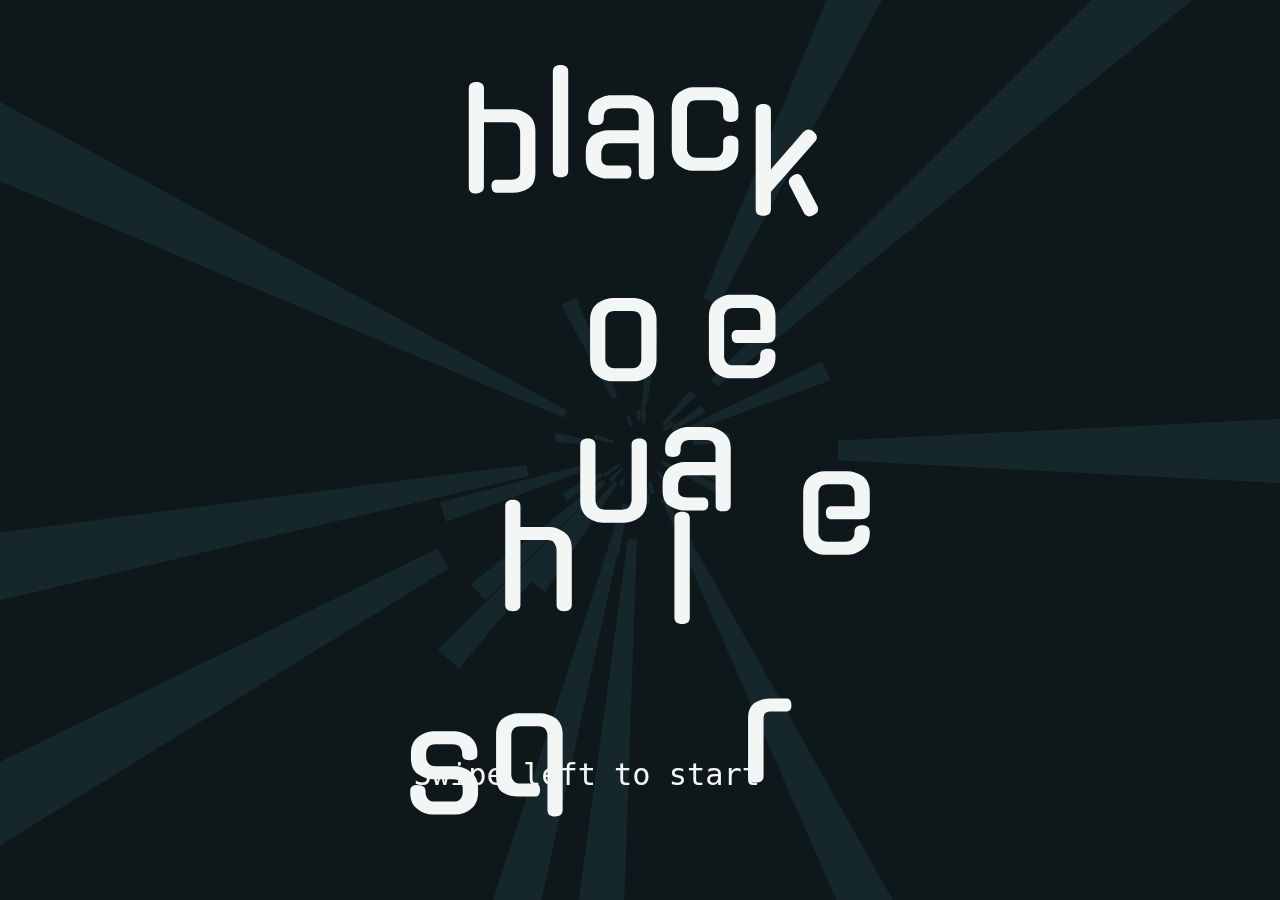
<file: gfiles-master/gfiles/html5/blackholesquare/index.html>
<!doctype html><html lang="en"><head><meta charset="utf-8"><title>Black Hole Square</title><meta name="description" content="Clean the universe!"><meta name="author" content="Quinten"><meta name="monetization" content="$ilp.uphold.com/N3GyWXpENLq4"><meta name="viewport" content="initial-scale=1,width=device-width"><link rel="manifest" href="manifest.json"><meta name="theme-color" content="#0E181B"><meta name="apple-mobile-web-app-capable" content="yes"><meta name="apple-mobile-web-app-status-bar-style" content="black-translucent"><link rel="icon" type="image/png" href="icon.png"><link rel="apple-touch-icon" href="icon.png"><style>body{background-color:#0E181B;margin:0;}canvas{display:block;}</style></head><body><script>(()=>{var e={2895:(e,t,a)=>{var o={"./arrowdown.json":7882,"./arrowleft.json":926,"./arrowright.json":8166,"./arrowup.json":947,"./bgcut.json":9192,"./blackhole.json":7761,"./blanksquare.json":2492,"./canvas.json":3961,"./fillrect.json":8298,"./home.json":4999,"./levels.json":9387,"./maintitle.json":8537,"./mask.json":4726,"./neutronstar.json":2318,"./pointer.json":7865,"./position.json":9043,"./progress.json":511,"./puzzle.json":37,"./size.json":1736,"./state.json":4135,"./statemachine.json":9094,"./text.json":8054,"./tunnel.json":7893,"./xsquare.json":2224};function r(e){var t=s(e);return a(t)}function s(e){if(!a.o(o,e)){var t=new Error("Cannot find module '"+e+"'");throw t.code="MODULE_NOT_FOUND",t}return o[e]}r.keys=function(){return Object.keys(o)},r.resolve=s,e.exports=r,r.id=2895},588:(e,t,a)=>{"use strict";let o={};var r;(r=a(106)).keys().forEach((e=>{let t=e.replace(/\.\/([^\/]+)\.js$/,"$1");o[t]=r(e).default}));const s=Object.freeze({process:(e,t,a,r)=>{t.forEach((t=>{let s=e[t];Object.keys(s).forEach((t=>{void 0!==o[t]&&o[t].update(e,s,a,r)}))}))}});let n={};(e=>{e.keys().forEach((t=>{let a=t.replace(/\.\/([^\/]+)\.js$/,"$1");n[a]=e(t).default}))})(a(8293));let i={};(e=>{e.keys().forEach((t=>{let a=t.replace(/\.\/([^\/]+)\.js$/,"$1");i[a]=e(t).default}))})(a(2098));const c=Object.freeze({process:(e,t,a,o,r)=>{t.forEach((t=>{let s=e[t];a.save(),a.scale(e.game.canvas.zoom,e.game.canvas.zoom),Object.keys(s).forEach((t=>{void 0!==i[t]&&i[t].transform(e,s,a,o,r)})),Object.keys(s).forEach((t=>{void 0!==n[t]&&n[t].draw(e,s,a,o,r)})),a.restore()}))}});let l=1,u=1,p=0,d=0,h=0,v=0;const f=Object.freeze({resize:(e,t)=>{h===window.innerWidth&&v===window.innerHeight||(h=window.innerWidth,v=window.innerHeight,t.style.width=h+"px",t.style.height=v+"px",t.width=h*window.devicePixelRatio,t.height=v*window.devicePixelRatio,e.canvas.w=t.width,e.canvas.h=t.height,l=e.canvas.tW/e.canvas.tH,u=e.canvas.w/e.canvas.h,l<u?(e.canvas.zoom=e.canvas.h/e.canvas.tH,e.canvas.gH=e.canvas.tH,e.canvas.gW=e.canvas.tH*e.canvas.w/e.canvas.h):(e.canvas.zoom=e.canvas.w/e.canvas.tW,e.canvas.gW=e.canvas.tW,e.canvas.gH=e.canvas.tW*e.canvas.h/e.canvas.w),p=(e.canvas.gW-e.canvas.tW)/2,d=(e.canvas.gH-e.canvas.tH)/2,e.canvas.gX=p,e.canvas.gY=d)}});var g=a(5378);const m=Object.freeze({add:(e,t)=>{let a,o,r,s,n,i,c=e.pointer,l=!1,u=(e,t)=>{c.x=e,c.y=t,c.downX=e,c.downY=t,c.justDown=!0,c.isDown=!0,l=!1},p=(e,t)=>{c.x=e,c.y=t},d=(e,t)=>{l?l=!1:(c.x=e,c.y=t,c.justUp=!0,c.isDown=!1)};t.addEventListener("mousedown",(c=>{a=t.getBoundingClientRect(),o=a.left,r=a.top,s=e.canvas.zoom/window.devicePixelRatio,n=(c.clientX-o)/s,i=(c.clientY-r)/s,u(n,i)})),t.addEventListener("touchstart",(c=>{c.preventDefault(),a=t.getBoundingClientRect(),o=a.left,r=a.top,s=e.canvas.zoom/window.devicePixelRatio,n=(c.changedTouches[0].clientX-o)/s,i=(c.changedTouches[0].clientY-r)/s,u(n,i),g.Z.playSong({melody:["8-"]})})),t.addEventListener("mousemove",(c=>{a=t.getBoundingClientRect(),o=a.left,r=a.top,s=e.canvas.zoom/window.devicePixelRatio,n=(c.clientX-o)/s,i=(c.clientY-r)/s,p(n,i)})),t.addEventListener("touchmove",(c=>{c.preventDefault(),a=t.getBoundingClientRect(),o=a.left,r=a.top,s=e.canvas.zoom/window.devicePixelRatio,n=(c.changedTouches[0].clientX-o)/s,i=(c.changedTouches[0].clientY-r)/s,p(n,i)})),t.addEventListener("mouseup",(c=>{a=t.getBoundingClientRect(),o=a.left,r=a.top,s=e.canvas.zoom/window.devicePixelRatio,n=(c.clientX-o)/s,i=(c.clientY-r)/s,d(n,i)})),t.addEventListener("touchend",(c=>{c.preventDefault(),a=t.getBoundingClientRect(),o=a.left,r=a.top,s=e.canvas.zoom/window.devicePixelRatio,n=c.changedTouches[0].clientX/s,i=c.changedTouches[0].clientY/s,d(n,i)})),t.addEventListener("mouseout",(e=>{c.isDown&&(c.justUp=!0,c.isDown=!1)})),t.addEventListener("mouseenter",(e=>{l=!0}))}});var z=a(8520);document.monetization&&document.monetization.addEventListener("monetizationstart",(e=>{z.Z.save("payed",!0)}));const x=Object.freeze({setup:e=>{let t,a=e.game,o=document.createElement("canvas");t=o.getContext("2d");let r=document.querySelector(a.canvas.parentSelector);f.resize(a,o),r.appendChild(o),m.add(a,o);let n=0,i=0,l=r=>{i=r-n,n=r,f.resize(a,o);let u=a.pointer.pointing;a.pointer.pointing=!1;let p=[],d=[];a.statemachine.active.forEach((t=>{let a=e[t];void 0!==a.state&&(p=[...p,...a.state.updates],d=[...d,...a.state.draws])})),s.process(e,p,r,i),a.pointer.justDown=!1,a.pointer.justUp=!1,u&&!a.pointer.pointing?o.style.cursor="default":!u&&a.pointer.pointing&&(o.style.cursor="pointer"),t.clearRect(0,0,a.canvas.w,a.canvas.h),c.process(e,d,t,r,i),requestAnimationFrame(l)};l(0)}}),w=JSON.parse('{"game":{"canvas":{"w":320,"h":416,"tW":320,"tH":416,"gW":320,"gH":416,"oX":-13312,"oY":48,"gX":0,"gY":48,"zoom":1,"parentSelector":"body"},"statemachine":{"active":["level","controls"]},"pointer":{"x":0,"y":0,"justDown":false,"justUp":false,"isDown":false},"levels":{"sequence":["titlescreen","startscreen","click","wait","push","move","tango","substitute","wander","double","conflict","extract","grab","twin","snare","sink","support","ad"],"wm":["titlescreen","startscreen","click","wait","push","move","tango","substitute","wander","double","conflict","extract","grab","twin","snare","sink","support","ty","snatch","swivel","turmoil","end"],"current":0}},"titlescreen":{"puzzle":{"grid":[],"init":true,"taps":"","text":["","","","","","","","","","","","","","Swipe left to start"],"lT":" ","rT":" ","noBoard":true}},"maintitle":{"maintitle":{},"position":{"x":-160,"y":-208,"origin":"center"}},"startscreen":{"puzzle":{"grid":[],"init":true,"taps":"","text":["Welcome to Black Hole Square!","Clean up all the other squares","in the universe. Just tap them","and see what happens.","","Swipe right to reset a puzzle","or go back to the old ones.","Swipe left to skip a puzzle.","","Swipe left for first puzzle!"],"lT":"Wrong way","rT":"Let\'s puzzle"}},"ad":{"puzzle":{"grid":[],"init":true,"taps":"","text":["The edge of the universe...","","Thank you for playing!","","Did you know you could","unlock 3 bonus puzzles","when you support this game","through Web Monetization?"],"rT":"Not too dark here"}},"ty":{"puzzle":{"grid":[],"init":true,"taps":"","text":["Thank you","for supporting this game","through Web Monetization.","","The next 3 puzzles are only","for WM supporters.","","Swipe left for bonus puzzles"],"lT":"Free puzzles","rT":"Bonus puzzles"}},"end":{"puzzle":{"grid":[],"init":true,"taps":"","text":["The edge of the universe...","","Thank you for playing!"],"rT":"Just dark here"}},"substitute":{"puzzle":{"grid":[0,0,0,0,0,0,0,0,6,0,0,0,0,5,2,2,1,0,0,0,1,2,0,0,0,0,0,1,0,0,0,0,0,0,0,0],"init":true,"taps":6}},"double":{"puzzle":{"grid":[0,0,0,0,0,0,0,0,0,0,0,0,0,1,2,7,7,0,0,0,4,0,0,0,0,0,0,0,0,0,0,0,0,0,0,0],"init":true,"taps":5}},"move":{"puzzle":{"grid":[0,0,0,0,0,0,0,0,6,0,0,0,0,0,2,0,0,0,0,1,2,2,7,0,0,0,1,0,0,0,0,0,0,0,0,0],"init":true,"taps":5}},"click":{"puzzle":{"grid":[0,0,0,0,0,0,0,0,5,0,1,0,0,0,0,0,0,0,0,0,0,0,0,0,0,1,0,7,0,0,0,0,0,0,0,0],"init":true,"taps":4}},"wait":{"puzzle":{"grid":[0,0,0,0,0,0,0,0,5,0,1,0,0,0,0,0,0,0,0,0,0,0,0,0,0,0,0,4,0,0,0,0,0,0,0,0],"init":true,"taps":5}},"push":{"puzzle":{"grid":[0,0,0,0,0,0,0,0,0,1,0,0,0,0,0,2,0,0,0,5,0,0,1,0,0,0,4,0,0,0,0,0,0,0,0,0],"init":true,"taps":6}},"extract":{"puzzle":{"grid":[0,0,0,0,0,0,0,0,6,0,0,0,0,0,2,0,0,0,0,0,3,7,0,0,0,0,1,0,0,0,0,0,0,0,0,0],"init":true,"taps":5}},"grab":{"puzzle":{"grid":[0,0,0,0,0,0,0,0,0,0,1,0,0,0,0,0,2,0,5,3,2,2,2,1,0,0,0,4,0,0,0,0,0,0,0,0],"init":true,"taps":9}},"snare":{"puzzle":{"grid":[0,0,0,0,0,0,0,6,1,6,1,0,5,2,3,3,2,1,0,1,4,1,4,0,0,0,0,0,0,0,0,0,0,0,0,0],"init":true,"taps":9}},"twin":{"puzzle":{"grid":[0,0,0,0,0,0,0,0,1,0,0,0,0,5,2,0,0,0,0,0,3,7,0,0,0,1,2,3,7,0,0,0,4,0,0,0],"init":true,"taps":11}},"tango":{"puzzle":{"grid":[0,0,0,0,0,0,0,0,1,0,0,0,0,5,6,0,0,0,0,0,0,4,7,0,0,0,0,1,0,0,0,0,0,0,0,0],"init":true,"taps":6}},"snatch":{"puzzle":{"grid":[0,0,0,0,0,0,0,6,0,0,0,0,0,5,3,3,7,0,0,0,0,0,8,0,0,0,0,0,4,0,0,0,0,0,0,0],"init":true,"taps":12}},"turmoil":{"puzzle":{"grid":[0,6,0,0,6,0,0,2,0,0,8,0,0,0,3,7,0,0,0,0,5,5,0,0,8,0,0,0,0,2,4,0,0,0,0,4],"init":true,"taps":20}},"sink":{"puzzle":{"grid":[0,0,0,0,0,0,0,0,0,6,0,0,0,0,5,0,0,0,0,0,0,8,0,0,0,0,5,0,0,0,0,0,0,0,0,0],"init":true,"taps":6}},"swivel":{"puzzle":{"grid":[0,0,6,0,0,0,0,0,6,8,0,0,0,0,0,0,3,7,5,2,0,0,0,0,0,0,0,8,0,0,0,0,0,4,0,0],"init":true,"taps":14}},"wander":{"puzzle":{"grid":[0,0,0,0,1,0,1,0,2,0,0,0,0,6,0,0,0,0,0,5,0,0,7,0,0,0,0,4,0,1,0,1,0,0,0,0],"init":true,"taps":15}},"support":{"puzzle":{"grid":[0,0,0,0,0,0,0,1,0,0,0,0,0,0,7,0,0,0,0,0,0,0,0,0,0,1,0,8,7,0,0,0,4,0,0,0],"init":true,"taps":8}},"conflict":{"puzzle":{"grid":[0,0,0,0,0,0,0,0,0,6,0,0,0,1,2,5,0,0,0,0,0,7,2,1,0,0,0,4,0,0,0,0,0,1,0,0],"init":true,"taps":10}},"level":{"state":{"draws":[],"updates":["titlescreen"]}},"controls":{"state":{"draws":["bgcut","bgout","feedback","tunnel","tapstext","titletext","progress"],"updates":["progress"]}},"tapstext":{"position":{"x":296,"y":44,"origin":"game"},"text":{"text":"","align":"right"}},"titletext":{"position":{"x":24,"y":44,"origin":"game"},"text":{"text":""}},"feedback":{"position":{"x":0,"y":0,"origin":"center"},"text":{"text":"","align":"center","behind":true,"base":"middle"}},"bgcut":{"position":{"x":16,"y":64,"origin":"game"},"bgcut":{"fill":"#1F363D"}},"bgout":{"position":{"x":16,"y":68,"origin":"game"},"bgcut":{"fill":"#16272C"}},"tunnel":{"tunnel":{"fill":"#16272C"}},"progress":{"position":{"x":0,"y":160,"origin":"center"},"progress":{"dots":[]}}}');let y=z.Z.load("current");if(void 0!==y){w.game.levels.current=y;let e=(z.Z.load("payed")?w.game.levels.wm:w.game.levels.sequence)[y];w.level.state.updates=[e]}x.setup(w),"serviceWorker"in navigator&&window.addEventListener("load",(e=>{navigator.serviceWorker.register("./sw.js").then((e=>{}),(e=>{}))}))},8520:(e,t,a)=>{"use strict";a.d(t,{Z:()=>n});const o=JSON.parse('{"u2":"Black Hole Square"}');let r={},s=localStorage.getItem(o.u2+" Data");null!==s&&(r=JSON.parse(s));const n=Object.freeze({save:(e,t)=>{r[e]=t,localStorage.setItem(o.u2+" Data",JSON.stringify(r))},load:e=>r[e]})},6988:(e,t,a)=>{"use strict";a.r(t),a.d(t,{default:()=>r});var o=a(8657);const r=Object.freeze({draw:(e,t,a)=>{o.default.draw(e,t,a);let r=new Path2D("M24 25.757l-9.879-9.878a3 3 0 00-4.242 4.242l12 12 .027.028a3.003 3.003 0 003.323.588l.034-.015.034-.016.033-.016.033-.017.032-.017.033-.017.032-.018.033-.018.032-.019.031-.019.032-.019.032-.02.031-.021.031-.02.031-.022.031-.021.03-.022.03-.023.03-.023.03-.023.03-.024.029-.024.029-.025.029-.025.028-.025.029-.026.028-.027.028-.026.027-.028 12-12a3 3 0 00-4.242-4.242L24 25.757z");a.fillStyle="#878e88",a.fill(r)}})},8702:(e,t,a)=>{"use strict";a.r(t),a.d(t,{default:()=>r});var o=a(8657);const r=Object.freeze({draw:(e,t,a)=>{o.default.draw(e,t,a);let r=new Path2D("M13.879 19.879l-.028.027a3.003 3.003 0 00-.49 3.521l.018.033.018.033.019.032.019.031.019.032.02.032.021.031.02.031.022.031.021.031.022.03.023.03.023.03.023.03.024.03.024.029.025.029.025.029.025.028.026.029.027.028.026.028.028.027 12 12a3 3 0 004.242-4.242L20.243 22l9.878-9.879a3 3 0 00-4.242-4.242l-12 12z");a.fillStyle="#878e88",a.fill(r)}})},3515:(e,t,a)=>{"use strict";a.r(t),a.d(t,{default:()=>r});var o=a(8657);const r=Object.freeze({draw:(e,t,a)=>{o.default.draw(e,t,a);let r=new Path2D("M27.757 22l-9.878 9.879a3 3 0 004.242 4.242l12-12a3 3 0 00.364-3.802l-.022-.032-.021-.031-.022-.03-.023-.03-.023-.03-.023-.03-.024-.03-.024-.029-.025-.029-.025-.029-.025-.028-.026-.029-.027-.028-.026-.028-.028-.027-12-12a3 3 0 00-4.242 4.242L27.757 22z");a.fillStyle="#878e88",a.fill(r)}})},4666:(e,t,a)=>{"use strict";a.r(t),a.d(t,{default:()=>r});var o=a(8657);const r=Object.freeze({draw:(e,t,a)=>{o.default.draw(e,t,a);let r=new Path2D("M22.507 11.397l-.035.021-.028.017-.032.019-.032.02-.031.021-.031.02-.031.022-.031.021-.03.022-.03.023-.03.023-.03.023-.03.024-.029.024-.029.025-.029.025-.028.025-.029.026-.028.027-.028.026-.027.028-12 12a3 3 0 004.242 4.242L24 18.243l9.879 9.878a3 3 0 004.242-4.242l-12-12a3.002 3.002 0 00-3.614-.482z");a.fillStyle="#878e88",a.fill(r)}})},833:(e,t,a)=>{"use strict";a.r(t),a.d(t,{default:()=>o});const o=Object.freeze({draw:(e,t,a)=>{a.globalCompositeOperation="destination-over";let o=new Path2D("M6 288h276c3.311 0 6-2.689 6-6V6c0-3.311-2.689-6-6-6H6C2.689 0 0 2.689 0 6v276c0 3.311 2.689 6 6 6z");a.fillStyle=t.bgcut.fill,a.fill(o)}})},8622:(e,t,a)=>{"use strict";a.r(t),a.d(t,{default:()=>o});const o=Object.freeze({draw:(e,t,a)=>{let o=new Path2D("M44 12c0-3.311-2.689-6-6-6H10c-3.311 0-6 2.689-6 6v28c0 3.311 2.689 6 6 6h28c3.311 0 6-2.689 6-6V12z");a.fillStyle="#000",a.fill(o),o=new Path2D("M4 16c0-3.311 2.689-6 6-6h28c3.311 0 6 2.689 6 6v-4c0-3.311-2.689-6-6-6H10c-3.311 0-6 2.689-6 6v4z"),a.fillStyle="#16272C",a.fill(o)}})},8657:(e,t,a)=>{"use strict";a.r(t),a.d(t,{default:()=>o});const o=Object.freeze({draw:(e,t,a)=>{let o=t.clicked?"#AECBD6":"#c3dad5",r=t.clicked?"#C9DDE4":"#f2f7f6",s=new Path2D("M44 12c0-3.311-2.689-6-6-6H10c-3.311 0-6 2.689-6 6v28c0 3.311 2.689 6 6 6h28c3.311 0 6-2.689 6-6V12z");a.fillStyle=o,a.fill(s),s=new Path2D("M44 8c0-3.311-2.689-6-6-6H10C6.689 2 4 4.689 4 8v28c0 3.311 2.689 6 6 6h28c3.311 0 6-2.689 6-6V8z"),a.fillStyle=r,a.fill(s),t.clicked&&(t.clicked=t.clicked-1)}})},6768:(e,t,a)=>{"use strict";a.r(t),a.d(t,{default:()=>o});const o=Object.freeze({draw:(e,t,a)=>{let o=e.game.canvas.gW,r=e.game.canvas.gH;void 0!==t.size&&(o=t.size.w,r=t.size.h),a.fillStyle=t.fillrect.fill,a.fillRect(0,0,o,r)}})},3273:(e,t,a)=>{"use strict";a.r(t),a.d(t,{default:()=>r});let o=["M87.84 146.432c0 1.024-.362 1.792-1.088 2.304a4.02 4.02 0 01-2.368.768c-2.346 0-3.52-1.024-3.52-3.072v-45.44c0-2.048 1.174-3.072 3.52-3.072 2.347 0 3.52 1.024 3.52 3.072v9.6h13.504c2.176 0 4.438.81 6.784 2.432 2.304 1.622 3.456 4.182 3.456 7.68v19.072c0 3.542-1.045 5.974-3.136 7.296-2.09 1.366-4.48 2.048-7.168 2.048h-7.552c-1.536 0-2.346-1.002-2.432-3.008 0-2.005.81-3.008 2.432-3.008h6.4c1.579 0 2.71-.288 3.392-.864.683-.576 1.024-1.418 1.024-2.528V121.28c0-1.11-.341-2.176-1.024-3.2l.064.064c-.554-1.024-1.685-1.536-3.392-1.536H87.904l-.064 29.824z","M126.816 146.624c0 2.006-1.173 3.008-3.52 3.008-2.39 0-3.584-1.002-3.584-3.008v-45.888c0-2.005 1.195-3.008 3.584-3.008 2.347 0 3.52 1.003 3.52 3.008v45.888z","M145.312 149.12c-1.322 0-2.581-.181-3.776-.544a14.74 14.74 0 01-3.456-1.568v.064c-2.09-1.322-3.136-3.754-3.136-7.296v-3.136c0-1.75.31-3.274.928-4.576.619-1.301 1.483-2.336 2.592-3.104h-.064a12.458 12.458 0 013.392-1.632c1.195-.362 2.347-.544 3.456-.544h14.144v-5.952c0-1.066-.33-2.037-.992-2.912-.661-.874-1.781-1.312-3.36-1.312h-7.488c-1.621 0-2.741.395-3.36 1.184-.618.79-.928 1.718-.928 2.784v.512c0 2.219-1.194 3.328-3.584 3.328s-3.584-1.11-3.584-3.328v-.576c0-1.75.31-3.221.928-4.416a8.853 8.853 0 012.528-3.008h-.064a18.673 18.673 0 013.488-1.792c1.216-.47 2.379-.704 3.488-.704h9.728c1.067 0 2.208.235 3.424.704a16.903 16.903 0 013.424 1.792h-.064c1.11.81 1.963 1.867 2.56 3.168.598 1.302.896 2.806.896 4.512v25.664c0 2.048-1.173 3.072-3.52 3.072-.47 0-.906-.021-1.312-.064a2.611 2.611 0 01-1.088-.352 2.073 2.073 0 01-.768-.832c-.192-.362-.288-.842-.288-1.44l-.064-14.016h-12.928c-.938 0-1.664.107-2.176.32a2.598 2.598 0 00-1.216 1.024 23.491 23.491 0 00-.736 1.696 3.971 3.971 0 00-.224 1.376v2.496c0 1.11.33 1.952.992 2.528.662.576 1.803.864 3.424.864h7.168c1.579 0 2.368 1.003 2.368 3.008 0 .854-.192 1.568-.576 2.144-.384.576-.981.864-1.792.864h-8.384z","M205.472 138.944c0 3.499-1.152 6.08-3.456 7.744-2.261 1.622-4.522 2.432-6.784 2.432H184.48c-2.261 0-4.458-.81-6.592-2.432-1.024-.853-1.813-1.93-2.368-3.232-.554-1.301-.832-2.805-.832-4.512v-18.24c0-3.456 1.067-6.016 3.2-7.68a15.287 15.287 0 013.296-1.824c1.13-.448 2.23-.672 3.296-.672h10.752c1.024 0 2.155.203 3.392.608 1.238.406 2.39.95 3.456 1.632 1.024.726 1.846 1.728 2.464 3.008.619 1.28.928 2.795.928 4.544v3.2c0 2.048-1.173 3.072-3.52 3.072-2.346 0-3.52-1.024-3.52-3.072v-2.752c0-1.066-.33-2.037-.992-2.912-.661-.874-1.781-1.312-3.36-1.312h-8c-1.578 0-2.698.438-3.36 1.312-.661.875-.992 1.846-.992 2.912v18.112c0 1.024.33 1.984.992 2.88.662.896 1.782 1.344 3.36 1.344h8c1.579 0 2.699-.448 3.36-1.344.662-.896.992-1.856.992-2.88v-2.944c0-2.005 1.174-3.008 3.52-3.008 2.347 0 3.52 1.003 3.52 3.008v3.008z","M220.512 138.432v8.128c0 2.006-1.173 3.008-3.52 3.008-2.346 0-3.52-1.002-3.52-3.008v-45.568c0-2.048 1.174-3.072 3.52-3.072 2.347 0 3.52 1.024 3.52 3.072v27.136a189.274 189.274 0 013.552-4.128 405.824 405.824 0 003.904-4.48 1080.24 1080.24 0 013.872-4.48c1.28-1.472 2.475-2.848 3.584-4.128v.064c.768-.896 1.536-1.344 2.304-1.344.427 0 .843.096 1.248.288a8.32 8.32 0 011.312.8h-.064c1.024.854 1.536 1.707 1.536 2.56 0 .299-.064.63-.192.992a2.14 2.14 0 01-.64.928l-20.416 23.232zm21.376 6.4c.299.555.448 1.13.448 1.728 0 1.11-.64 1.942-1.92 2.496-.853.512-1.621.768-2.304.768-.47 0-.917-.16-1.344-.48a3.645 3.645 0 01-1.024-1.184l-6.4-12.352c-.384-.64-.576-1.28-.576-1.92 0-1.066.555-1.962 1.664-2.688.299-.213.608-.405.928-.576.32-.17.672-.298 1.056-.384.47-.085.918 0 1.344.256.427.256.79.598 1.088 1.024l7.04 13.312z","M104.736 226.432c0 2.048-1.173 3.072-3.52 3.072-2.346 0-3.52-1.024-3.52-3.072v-45.44c0-2.048 1.174-3.072 3.52-3.072 2.347 0 3.52 1.024 3.52 3.072v9.6h13.504c2.176 0 4.438.81 6.784 2.432 2.304 1.622 3.456 4.182 3.456 7.68v25.728c0 2.048-1.173 3.072-3.52 3.072-2.346 0-3.52-1.024-3.52-3.072V201.28c0-1.11-.341-2.176-1.024-3.2l.064.064c-.554-1.024-1.685-1.536-3.392-1.536h-12.352v29.824z","M157.408 190.592c1.11 0 2.25.235 3.424.704a19.487 19.487 0 013.424 1.792h-.064c1.11.81 1.963 1.867 2.56 3.168.598 1.302.896 2.806.896 4.512v18.176c0 3.499-1.152 6.08-3.456 7.744-2.261 1.622-4.522 2.432-6.784 2.432h-10.24c-1.11 0-2.24-.192-3.392-.576-1.152-.384-2.282-1.002-3.392-1.856-2.304-1.621-3.456-4.202-3.456-7.744v-18.176c0-1.706.299-3.21.896-4.512.598-1.301 1.45-2.357 2.56-3.168h-.064a17.279 17.279 0 013.392-1.792c1.195-.47 2.347-.704 3.456-.704h10.24zm-1.152 32.512c1.579 0 2.699-.448 3.36-1.344.662-.896.992-1.856.992-2.88v-18.048c0-1.066-.33-2.037-.992-2.912-.661-.874-1.781-1.312-3.36-1.312h-7.936c-1.578 0-2.698.438-3.36 1.312-.661.875-.992 1.846-.992 2.912v18.048c0 1.024.33 1.984.992 2.88.662.896 1.782 1.344 3.36 1.344h7.936z","M183.008 226.624c0 2.006-1.173 3.008-3.52 3.008-2.39 0-3.584-1.002-3.584-3.008v-45.888c0-2.005 1.195-3.008 3.584-3.008 2.347 0 3.52 1.003 3.52 3.008v45.888z","M198.88 218.88c0 1.024.33 1.984.992 2.88.662.896 1.782 1.344 3.36 1.344h8c1.579 0 2.699-.394 3.36-1.184a4.11 4.11 0 00.992-2.72v-.704c0-2.005 1.174-3.008 3.52-3.008 2.347 0 3.52 1.003 3.52 3.008v.768c0 1.792-.288 3.264-.864 4.416-.576 1.152-1.44 2.155-2.592 3.008-2.261 1.622-4.522 2.432-6.784 2.432h-10.752c-2.261 0-4.458-.81-6.592-2.432-1.024-.853-1.813-1.93-2.368-3.232-.554-1.301-.832-2.805-.832-4.512v-18.24c0-3.456 1.067-6.016 3.2-7.68a15.287 15.287 0 013.296-1.824c1.13-.448 2.23-.672 3.296-.672h10.752c1.024 0 2.155.203 3.392.608 1.238.406 2.39.95 3.456 1.632 1.024.726 1.846 1.728 2.464 3.008.619 1.28.928 2.795.928 4.544v8.64c0 .982-.288 1.856-.864 2.624-.576.768-1.632 1.152-3.168 1.152h-13.824c-1.536 0-2.346-1.002-2.432-3.008 0-2.005.81-3.008 2.432-3.008h10.88l-.064-5.952c0-1.066-.33-2.037-.992-2.912-.661-.874-1.781-1.312-3.36-1.312h-8c-1.578 0-2.698.438-3.36 1.312-.661.875-.992 1.846-.992 2.912v18.112z","M74.912 286.72c1.067 0 2.208.246 3.424.736a18.16 18.16 0 013.424 1.824h-.064a8.001 8.001 0 012.56 3.136c.598 1.28.896 2.816.896 4.608v1.92c0 3.499-1.152 6.08-3.456 7.744-1.11.854-2.24 1.472-3.392 1.856-1.152.384-2.282.576-3.392.576h-10.88c-1.11 0-2.24-.192-3.392-.576-1.152-.384-2.282-1.002-3.392-1.856-2.304-1.621-3.456-4.202-3.456-7.744v-.768c0-1.834 1.174-2.73 3.52-2.688 2.39 0 3.584.896 3.584 2.688v.704c0 1.024.32 1.984.96 2.88.64.896 1.77 1.344 3.392 1.344h8.448c1.622 0 2.752-.448 3.392-1.344.64-.896.96-1.856.96-2.88v-1.792c0-.554-.074-1.088-.224-1.6a3.728 3.728 0 00-.736-1.376c-.341-.405-.79-.736-1.344-.992s-1.237-.384-2.048-.384h-9.344c-2.176 0-4.458-.768-6.848-2.304-2.261-1.45-3.392-3.946-3.392-7.488v-2.176c0-1.706.299-3.21.896-4.512.598-1.301 1.45-2.357 2.56-3.168h-.064a17.279 17.279 0 013.392-1.792c1.195-.47 2.347-.704 3.456-.704h10.24c1.11 0 2.25.235 3.424.704a19.487 19.487 0 013.424 1.792h-.064c1.11.81 1.963 1.867 2.56 3.168.598 1.302.896 2.806.896 4.512v.576c0 .896-.298 1.547-.896 1.952-.597.406-1.472.63-2.624.672-2.346.043-3.52-.832-3.52-2.624v-.512c0-1.066-.33-2.037-.992-2.912-.661-.874-1.781-1.312-3.36-1.312h-7.936c-1.578 0-2.698.438-3.36 1.312-.661.875-.992 1.846-.992 2.912v1.536c0 1.11.33 2.112.992 3.008.662.896 1.782 1.344 3.36 1.344h9.408z","M103.776 309.12c-1.11 0-2.304-.128-3.584-.384a10.114 10.114 0 01-3.584-1.472c-1.194-.725-2.016-1.781-2.464-3.168-.448-1.386-.672-2.976-.672-4.768v-18.944c0-1.792.31-3.328.928-4.608.619-1.28 1.462-2.282 2.528-3.008a16.36 16.36 0 013.392-1.6c1.152-.384 2.283-.576 3.392-.576h10.304c1.11 0 2.23.192 3.36.576 1.13.384 2.294.918 3.488 1.6 1.024.726 1.846 1.739 2.464 3.04.619 1.302.928 2.827.928 4.576V315.2c0 2.048-1.173 3.072-3.52 3.072-2.346 0-3.52-1.002-3.52-3.008v-34.432c0-1.066-.33-2.037-.992-2.912-.661-.874-1.781-1.312-3.36-1.312h-8c-1.578 0-2.698.438-3.36 1.312-.661.875-.992 1.846-.992 2.912v18.048c0 1.024.33 1.984.992 2.88.662.896 1.782 1.344 3.36 1.344h6.656c1.536 0 2.304 1.003 2.304 3.008 0 .854-.181 1.568-.544 2.144-.362.576-.95.864-1.76.864h-7.744z","M163.168 298.944c0 1.707-.298 3.222-.896 4.544-.597 1.323-1.45 2.39-2.56 3.2h.064a15.956 15.956 0 01-3.392 1.76c-1.194.448-2.346.672-3.456.672h-10.304c-1.066 0-2.208-.224-3.424-.672a15.725 15.725 0 01-3.424-1.76h.064c-1.11-.81-1.962-1.877-2.56-3.2-.597-1.322-.896-2.837-.896-4.544V273.28c0-2.048 1.174-3.072 3.52-3.072 2.347 0 3.52 1.024 3.52 3.072v25.152c0 1.195.299 2.24.896 3.136.555 1.024 1.707 1.536 3.456 1.536h8c1.707 0 2.838-.512 3.392-1.536l-.064.064c.683-1.024 1.024-2.09 1.024-3.2V273.28c0-2.048 1.174-3.072 3.52-3.072 2.347 0 3.52 1.024 3.52 3.072v25.664z","M180.832 309.12c-1.322 0-2.581-.181-3.776-.544a14.74 14.74 0 01-3.456-1.568v.064c-2.09-1.322-3.136-3.754-3.136-7.296v-3.136c0-1.75.31-3.274.928-4.576.619-1.301 1.483-2.336 2.592-3.104h-.064a12.458 12.458 0 013.392-1.632c1.195-.362 2.347-.544 3.456-.544h14.144v-5.952c0-1.066-.33-2.037-.992-2.912-.661-.874-1.781-1.312-3.36-1.312h-7.488c-1.621 0-2.741.395-3.36 1.184-.618.79-.928 1.718-.928 2.784v.512c0 2.219-1.194 3.328-3.584 3.328s-3.584-1.11-3.584-3.328v-.576c0-1.75.31-3.221.928-4.416a8.853 8.853 0 012.528-3.008h-.064a18.673 18.673 0 013.488-1.792c1.216-.47 2.379-.704 3.488-.704h9.728c1.067 0 2.208.235 3.424.704a16.903 16.903 0 013.424 1.792h-.064c1.11.81 1.963 1.867 2.56 3.168.598 1.302.896 2.806.896 4.512v25.664c0 2.048-1.173 3.072-3.52 3.072-.47 0-.906-.021-1.312-.064a2.611 2.611 0 01-1.088-.352 2.073 2.073 0 01-.768-.832c-.192-.362-.288-.842-.288-1.44l-.064-14.016h-12.928c-.938 0-1.664.107-2.176.32a2.598 2.598 0 00-1.216 1.024 23.491 23.491 0 00-.736 1.696 3.971 3.971 0 00-.224 1.376v2.496c0 1.11.33 1.952.992 2.528.662.576 1.803.864 3.424.864h7.168c1.579 0 2.368 1.003 2.368 3.008 0 .854-.192 1.568-.576 2.144-.384.576-.981.864-1.792.864h-8.384z","M217.12 306.432c0 2.048-1.173 3.072-3.52 3.072-2.432 0-3.648-1.024-3.648-3.072v-26.496c0-3.498 1.046-5.93 3.136-7.296 2.09-1.365 4.502-2.048 7.232-2.048h7.296c1.579 0 2.368 1.003 2.368 3.008.086 2.006-.704 3.008-2.368 3.008h-6.784c-1.536 0-2.538.299-3.008.896-.47.598-.704 1.43-.704 2.496v26.432z","M242.464 298.88c0 1.024.33 1.984.992 2.88.662.896 1.782 1.344 3.36 1.344h8c1.579 0 2.699-.394 3.36-1.184a4.11 4.11 0 00.992-2.72v-.704c0-2.005 1.174-3.008 3.52-3.008 2.347 0 3.52 1.003 3.52 3.008v.768c0 1.792-.288 3.264-.864 4.416-.576 1.152-1.44 2.155-2.592 3.008-2.261 1.622-4.522 2.432-6.784 2.432h-10.752c-2.261 0-4.458-.81-6.592-2.432-1.024-.853-1.813-1.93-2.368-3.232-.554-1.301-.832-2.805-.832-4.512v-18.24c0-3.456 1.067-6.016 3.2-7.68a15.287 15.287 0 013.296-1.824c1.13-.448 2.23-.672 3.296-.672h10.752c1.024 0 2.155.203 3.392.608 1.238.406 2.39.95 3.456 1.632 1.024.726 1.846 1.728 2.464 3.008.619 1.28.928 2.795.928 4.544v8.64c0 .982-.288 1.856-.864 2.624-.576.768-1.632 1.152-3.168 1.152h-13.824c-1.536 0-2.346-1.002-2.432-3.008 0-2.005.81-3.008 2.432-3.008h10.88l-.064-5.952c0-1.066-.33-2.037-.992-2.912-.661-.874-1.781-1.312-3.36-1.312h-8c-1.578 0-2.698.438-3.36 1.312-.661.875-.992 1.846-.992 2.912v18.112z"].map((e=>{let t=new Path2D(e),a=2+Math.random();return a*=Math.random()>.5?1:-1,{path:t,speed:a}}));const r=Object.freeze({draw:(e,t,a)=>{a.fillStyle="#f2f7f6";let r=e.game.canvas.oX-e.game.canvas.gX;o.forEach((e=>{let t=r*e.speed;a.translate(0,t),a.fill(e.path),a.translate(0,-t)}))}})},3047:(e,t,a)=>{"use strict";a.r(t),a.d(t,{default:()=>r});var o=a(8657);const r=Object.freeze({draw:(e,t,a)=>{o.default.draw(e,t,a);let r=new Path2D("M39 14.5c0-4.14-3.36-7.5-7.5-7.5h-15C12.36 7 9 10.36 9 14.5v15c0 4.14 3.36 7.5 7.5 7.5h15c4.14 0 7.5-3.36 7.5-7.5v-15z");a.fillStyle="#878e88",a.fill(r)}})},5473:(e,t,a)=>{"use strict";a.r(t),a.d(t,{default:()=>r});let o=[(e,t)=>[e.fillStyle="#4B8495",e.fillRect(t,0,8,8)],(e,t)=>[e.strokeStyle="#4B8495",e.strokeRect(t+.5,.5,7,7)],(e,t)=>[e.fillStyle="#F2F7F6",e.fillRect(t,0,8,8)],(e,t)=>[e.strokeStyle="#F2F7F6",e.strokeRect(t+.5,.5,7,7)]];const r=Object.freeze({draw:(e,t,a)=>{let r=t.progress.dots;r.forEach(((e,t)=>{o[e](a,12*t-6*r.length)}))}})},5264:(e,t,a)=>{"use strict";a.r(t),a.d(t,{default:()=>o});const o=Object.freeze({draw:(e,t,a)=>{t.text.behind&&(a.globalCompositeOperation="destination-over"),a.textAlign=t.text.align||"left",a.textBaseline=t.text.base||"top",a.fillStyle="#f2f7f6",a.font="14px monospace",a.fillText(t.text.text,0,0)}})},5339:(e,t,a)=>{"use strict";a.r(t),a.d(t,{default:()=>s});let o=400,r=[];for(let e=0;e<42;e++){let e={start:Math.random()*o*7,length:o+Math.random()*o*2,rotation:Math.random()*Math.PI*2};r.push(e)}const s=Object.freeze({draw:(e,t,a,s,n)=>{a.globalCompositeOperation="destination-over",a.fillStyle=t.tunnel.fill,r.forEach((t=>{t.start-=8*n/17,t.start<-398&&(t.length=200+Math.random()*o/2,t.start=t.start+3200,t.rotation=Math.random()*Math.PI*2),t.rotation=t.rotation+-.005*n/17;let r=[{x:-4,y:80,z:t.start},{x:4,y:80,z:t.start},{x:4,y:80,z:Math.max(t.start-t.length,-399)},{x:-4,y:80,z:Math.max(t.start-t.length,-399)}],s=[];r.forEach((a=>{let[r,n]=((e,t,a,o=Math.cos(a),r=Math.sin(a))=>[o*e-r*t,r*e+o*t])(a.x,a.y,t.rotation);s.push(...((e,t,a,o,r,s,n=1,i=a/(a+s)*n)=>[e+o*i,t+r*i])(e.game.canvas.gW/2,e.game.canvas.gH/2,o,r,n,a.z))})),((e,t,a,o,r,s,n,i,c)=>{e.beginPath(),e.moveTo(t,a),e.lineTo(o,r),e.lineTo(s,n),e.lineTo(i,c),e.closePath(),e.fill()})(a,...s)}))}})},5104:(e,t,a)=>{"use strict";a.r(t),a.d(t,{default:()=>r});var o=a(8657);const r=Object.freeze({draw:(e,t,a)=>{o.default.draw(e,t,a);let r=new Path2D("M24 17.757l-9.879-9.878a3 3 0 00-4.242 4.242L19.757 22l-9.878 9.879a3 3 0 004.242 4.242L24 26.243l9.879 9.878a3 3 0 004.242-4.242L28.243 22l9.878-9.879a3 3 0 00-4.242-4.242L24 17.757z");a.fillStyle="#878e88",a.fill(r)}})},8293:(e,t,a)=>{var o={"./arrowdown.js":6988,"./arrowleft.js":8702,"./arrowright.js":3515,"./arrowup.js":4666,"./bgcut.js":833,"./blackhole.js":8622,"./blanksquare.js":8657,"./fillrect.js":6768,"./maintitle.js":3273,"./neutronstar.js":3047,"./progress.js":5473,"./text.js":5264,"./tunnel.js":5339,"./xsquare.js":5104};function r(e){var t=s(e);return a(t)}function s(e){if(!a.o(o,e)){var t=new Error("Cannot find module '"+e+"'");throw t.code="MODULE_NOT_FOUND",t}return o[e]}r.keys=function(){return Object.keys(o)},r.resolve=s,e.exports=r,r.id=8293},5378:(e,t,a)=>{"use strict";let o,r,s,n,i,c,l;a.d(t,{Z:()=>p});let u=0;const p=Object.freeze({playSong:(e={})=>{let t=(e,t,a,o=120,r="triangle")=>{if("closed"===e.context.state)return;let s=t.replace(/\d/g,""),n=t.match(/^\d+/g);n=n?+n[0]:4;let i=t.match(/\d+$/g);i=i?+i[0]:4;let c=15/o*n,l="AbBCdDeEFgGa".indexOf(s);if(-1===l)return c;let u=100*l+1200*(i-4),p=e.context.createOscillator();return p.connect(e),p.frequency.value=440,p.detune.value=u,p.type=r,e.gain.setValueAtTime(0,a),e.gain.linearRampToValueAtTime(.6,a+.03*c),e.gain.setValueAtTime(.56,a+.24*c),e.gain.setValueAtTime(.55,a+.3*c),e.gain.linearRampToValueAtTime(0,a+1.5*c),p.start(a),p.stop(a+1.5*c),c},{melody:a,bass:p,bpm:d=256,loop:h=!1}=e,v=!a,f=!p;if(void 0===o||"running"!==o.state){if(o=new AudioContext,/(iPhone|iPad)/i.test(navigator.userAgent)&&48e3!==o.sampleRate){let e=o.createBuffer(1,1,48e3),t=o.createBufferSource();t.buffer=e,t.connect(o.destination),t.start(0),t.disconnect(),o.close(),o=new AudioContext}s=o.createBiquadFilter(),s.connect(o.destination),s.type="lowpass",s.frequency.value=920,n=o.createGain(),n.connect(s),n.gain.value=.8,i=o.createDelay(60/d),i.delayTime.value=60/d,c=o.createGain(),c.gain.value=.25,i.connect(c),c.connect(i),l=o.createGain(),l.gain.value=.5,l.connect(n),i.connect(l),r=[0,1,2,3,4,5,6,7].map((()=>{let e=o.createGain();return e.connect(n),e.connect(i),e}))}let g=0,m=0,z=0,x=0,w=60/d*7,y=0,b=()=>{if("closed"!==o.state&&!(0!==y&&o.currentTime>y)){for((!v&&o.currentTime>m+.35||!f&&o.currentTime>x+.35)&&(g=0,z=0,m=x=o.currentTime);!v&&m<o.currentTime+w;){let e=t(r[u],a[g],m,d);u=(u+1)%r.length,g=(g+1)%a.length,m+=e,0===g&&(h||(v=!0)),y=y<m+w?m+w:y}for(;!f&&x<o.currentTime+w;){let e=t(r[u],p[z],x,d);u=(u+1)%r.length,z=(z+1)%p.length,x+=e,0===z&&(h||(f=!0)),y=y<x+w?x+w:y}requestAnimationFrame(b)}};return b(),o}})},2272:(e,t,a)=>{"use strict";a.r(t),a.d(t,{default:()=>o});const o=Object.freeze({transform:(e,t,a)=>{a.globalCompositeOperation="source-atop"}})},4130:(e,t,a)=>{"use strict";a.r(t),a.d(t,{default:()=>o});const o=Object.freeze({transform:(e,t,a)=>{let o=0,r=0;if("game"===t.position.origin){let t=e.game.canvas;o=t.oX,r=t.oY}if("center"===t.position.origin){let t=e.game.canvas;o=t.gW/2,r=t.gH/2}a.translate(t.position.x+o,t.position.y+r)}})},2098:(e,t,a)=>{var o={"./mask.js":2272,"./position.js":4130};function r(e){var t=s(e);return a(t)}function s(e){if(!a.o(o,e)){var t=new Error("Cannot find module '"+e+"'");throw t.code="MODULE_NOT_FOUND",t}return o[e]}r.keys=function(){return Object.keys(o)},r.resolve=s,e.exports=r,r.id=2098},9189:(e,t,a)=>{"use strict";a.r(t),a.d(t,{default:()=>o});const o=Object.freeze({update:(e,t,a,o)=>{if(void 0!==t.position){t.position.x=t.position.x+(t.home.x-t.position.x)/3*o/17,Math.abs(t.home.x-t.position.x)<1/e.game.canvas.zoom&&(t.position.x=t.home.x);let a=t.home.y;t.home.drop&&(a+=48),t.position.y=t.position.y+(a-t.position.y)/3*o/17,Math.abs(a-t.position.y)<1/e.game.canvas.zoom&&(t.position.y=a,t.home.drop&&(delete t.mask,["blanksquare","xsquare","arrowup","arrowright","arrowdown","arrowleft","neutronstar"].forEach((e=>{delete t[e]})),t.home.drop=!1)),t.position.x===t.home.x&&t.position.y===t.home.y&&t.home.suck&&(t.mask={},t.home.suck=!1,t.home.drop=!0)}}})},2673:(e,t,a)=>{"use strict";a.r(t),a.d(t,{default:()=>r});var o=a(8520);const r=Object.freeze({update:(e,t,a,r)=>{let s=o.Z.load("solved")||[],n=o.Z.load("payed")?e.game.levels.wm:e.game.levels.sequence,i=n[e.game.levels.current],c=[],l=[];n.forEach((t=>{if(e[t].puzzle.grid.length){let e=0;s.indexOf(t)>-1&&(e+=1),t===i&&(e+=2),c.push(e),l.push(t)}})),t.progress.dots=c;let u=e.game.pointer.x-e.game.canvas.gW/2+6*c.length,p=e.game.pointer.y-e.game.canvas.gH/2-t.position.y;if(!(p<0||p>8||u<0||u>12*c.length)&&(e.game.pointer.pointing=!0,e.game.pointer.justUp)){let t=l[u/12|0],a=e.game.levels;a.current=n.indexOf(t),o.Z.save("current",a.current),e[t].puzzle.init=!0,e.level.state.updates=[t]}}})},6282:(e,t,a)=>{"use strict";a.r(t),a.d(t,{default:()=>S});let o={};var r;(r=a(2895)).keys().forEach((e=>{let t=e.replace(/\.\/(.+)\.json$/,"$1");o[t]=r(e)}));const s=Object.freeze({add:(e,t)=>(e[t]=JSON.parse(JSON.stringify(o[t])),e)}),n=Object.freeze({add:(e,t,...a)=>{let o={};return a.forEach((e=>{s.add(o,e)})),e[t]=o,o}});var i=a(5378),c=a(8520);let l=[["position","size","home"],["position","size","home","blackhole"],["position","size","home","blanksquare"],["position","size","home","xsquare"],["position","size","home","arrowup"],["position","size","home","arrowright"],["position","size","home","arrowdown"],["position","size","home","arrowleft"],["position","size","home","neutronstar"]],u=["xsquare","arrowup","arrowright","arrowdown","arrowleft","neutronstar"],p=["blanksquare","xsquare","arrowup","arrowright","arrowdown","arrowleft","neutronstar"],d={bass:["4-","2e3","6a2"]},h={melody:["4-","2C3","2D3","4G3"]},v=["C3","e3","a3","D3","G3","b3"],f={},g={};u.forEach(((e,t)=>{f[e]={melody:["2"+v[t]]},g[e]={melody:["1"+v[t]]}}));let m=!1,z=!1,x=0,w=!1,y=!1,b=!1;window.addEventListener("wheel",(e=>{w||(e.deltaX<=-1?b=!0:e.deltaX>=1&&(y=!0))}));let j=[],k=c.Z.load("solved")||[],O=c.Z.load("solutions")||{};const S=Object.freeze({update:(e,t,a,o)=>{if(!0===t.puzzle.init){t.puzzle.init=!1,j=[],e.tapstext.text.text=t.puzzle.taps?t.puzzle.taps+" moves":"";let a=(c.Z.load("payed")?e.game.levels.wm:e.game.levels.sequence)[e.game.levels.current];e.titletext.text.text=t.puzzle.taps?"The "+a:"";let o=e.level.state;o.draws=[],t.puzzle.grid.forEach(((t,a)=>{let r=a%6,s=a/6|0,i="piece"+a,c=n.add(e,i,...l[t]);c.position.x=c.home.x=16+48*r,c.position.y=c.home.y=62+48*s,o.draws.push(i),o.updates.push(i);let u="top"+a,p=n.add(e,u,...l[0]);p.position.x=p.home.x=16+48*r,p.position.y=p.home.y=62+48*s,o.draws.push(u),o.updates.push(u)})),void 0!==t.puzzle.text&&t.puzzle.text.forEach(((t,a,r)=>{let s="text"+a,i=n.add(e,s,"position","text");i.position.x=160,i.position.y=208-12*r.length+24*a,i.text.text=t,i.text.align="center",o.draws.push(s),o.updates.push(s);let c="top"+a;n.add(e,c,...l[0])})),!0===t.puzzle.noBoard?(e.controls.state.draws=["tunnel","maintitle"],e.controls.state.updates=[]):void 0!==t.puzzle.text?(e.controls.state.draws=["bgcut","bgout","feedback","tunnel"],e.controls.state.updates=[]):(e.controls.state.draws=["bgcut","bgout","feedback","tunnel","tapstext","titletext","progress"],e.controls.state.updates=["progress"])}let r=e.game;if(b)return t.puzzle.lT?e.feedback.text.text=t.puzzle.lT:0===j.length?e.feedback.text.text="Back":e.feedback.text.text="Reset",m=!0,x=0,w=!0,void(b=!1);if(y)return t.puzzle.rT?e.feedback.text.text=t.puzzle.rT:e.feedback.text.text="Skip",z=!0,x=0,w=!0,void(y=!1);if(!w&&!0===r.pointer.isDown&&(j.length<t.puzzle.taps||t.puzzle.text)){let a=r.pointer.x-r.pointer.downX;r.canvas.oX=r.canvas.gX+a,r.canvas.oY=r.canvas.gY,a>48&&(t.puzzle.lT?e.feedback.text.text=t.puzzle.lT:0===j.length?e.feedback.text.text="Back":e.feedback.text.text="Reset"),a<-48&&(t.puzzle.rT?e.feedback.text.text=t.puzzle.rT:e.feedback.text.text="Skip")}else{let t=r.canvas.gX,a=1;if(x<=0&&z&&(t-=r.canvas.gW),x<=0&&m&&(t+=r.canvas.gW,a=-1),r.canvas.oX=r.canvas.oX+(t-r.canvas.oX)/7*o/17,r.canvas.oY=r.canvas.gY,x<=0&&(z||m)){if(Math.abs(t-r.canvas.oX)<1/e.game.canvas.zoom){let t=e.game.levels,o=c.Z.load("payed")?e.game.levels.wm:e.game.levels.sequence;if(z||0===j.length){let e=t.current;t.current=Math.min(Math.max(t.current+a,0),o.length-1),c.Z.save("current",t.current),e===t.current&&(a=-a)}let s=o[t.current];e[s].puzzle.init=!0,e.level.state.updates=[s],r.canvas.oX=r.canvas.oX+2*r.canvas.gW*a,z=!1,m=!1}return}x>0?x-=o:Math.abs(t-r.canvas.oX)<1/e.game.canvas.zoom&&(w=!1)}if(!0===e.game.pointer.justUp){let a=r.pointer.x-r.pointer.downX;if(a>48)return m=!0,x=0,void(w=!0);if(a<-48)return z=!0,x=0,void(w=!0);let o=e.game.pointer.x-16-(e.game.canvas.gW-e.game.canvas.tW)/2,s=e.game.pointer.y-62-(e.game.canvas.gH-e.game.canvas.tH)/2;if(j.length>=t.puzzle.taps)return;if(o<0||o>288||s<0||s>288)return;o=o/48|0,s=s/48|0;let n=o+6*s,l={arrowup:e=>v(-6,35,0,e),arrowright:e=>v(1,n+(5-n%6),n-n%6,e),arrowdown:e=>v(6,35,0,e),arrowleft:e=>v(-1,n+(5-n%6),n-n%6,e),xsquare:t=>(t&&delete e["piece"+n].xsquare,1),neutronstar:t=>(t&&(delete e["piece"+n].neutronstar,e["piece"+n].blackhole={},e["top"+n].neutronstar={},e["top"+n].home.suck=!0),1)},v=(t,a,o,r=!0)=>{let s=e["piece"+n],i=n,c=[],l=!1;for(;!l;){if(s=e["piece"+i],!p.some((e=>void 0!==s[e]))){void 0!==s.blackhole?c.unshift("top"+i):(c.unshift("top"+i),c.push("piece"+i)),l=!0;break}c.unshift("top"+i),c.push("piece"+i),i+=t,(i>a||i<o)&&(c=[],l=!0)}if(!r)return c.length;if(c.length<1)return 0;let u,d,h=c.shift(),v=e[h],f=v.home;return c.forEach((t=>{d=e[t],u=d.home,e[t]=v,e[t].home=u,v=d})),e[h]=v,e[h].home=f,e[h].home.suck=!0,c.length},y=e["piece"+n];Object.keys(l).forEach((a=>{if(y[a]){y.clicked=16,l[a](!0)>0?(j.push(n),i.Z.playSong(f[a])):i.Z.playSong(g[a]);let o=t.puzzle.taps-j.length;if(e.tapstext.text.text=o+" moves",t.puzzle.grid.some(((t,a)=>p.some((t=>void 0!==e["piece"+a][t])))))if(o<=0)m=!0,x=750,w=!0,i.Z.playSong(d),e.feedback.text.text="Out of moves!";else if(t.puzzle.grid.some(((t,a)=>u.some((t=>void 0!==e["piece"+a][t]))))){n=0;let t=!0;for(;n<36&&t;){let a=e["piece"+n];Object.keys(l).forEach((e=>{a[e]&&l[e](!1)>0&&(t=!1)})),n+=1}t&&(m=!0,x=750,w=!0,i.Z.playSong(d),e.feedback.text.text="Stuck")}else m=!0,x=750,w=!0,i.Z.playSong(d),e.feedback.text.text="Not clean...";else{z=!0,x=750,w=!0,i.Z.playSong(h),e.feedback.text.text="Clean!";let t=e.game.levels,a=(c.Z.load("payed")?t.wm:t.sequence)[t.current];k.indexOf(a)<0&&(k.push(a),c.Z.save("solved",k)),void 0===O[a]&&(O[a]=[]);let o=JSON.stringify(j);-1===O[a].indexOf(o)&&(O[a].push(o),c.Z.save("solutions",O))}}}))}else if(!e.game.pointer.isDown){let t=e.game.pointer.x-16-(e.game.canvas.gW-e.game.canvas.tW)/2,a=e.game.pointer.y-62-(e.game.canvas.gH-e.game.canvas.tH)/2;if(t<0||t>288||a<0||a>288)return;t=t/48|0,a=a/48|0;let o=t+6*a;void 0!==e["piece"+o]&&u.some((t=>void 0!==e["piece"+o][t]))&&(e.game.pointer.pointing=!0,e["piece"+o].clicked=1)}}})},106:(e,t,a)=>{var o={"./home.js":9189,"./progress.js":2673,"./puzzle.js":6282};function r(e){var t=s(e);return a(t)}function s(e){if(!a.o(o,e)){var t=new Error("Cannot find module '"+e+"'");throw t.code="MODULE_NOT_FOUND",t}return o[e]}r.keys=function(){return Object.keys(o)},r.resolve=s,e.exports=r,r.id=106},7882:e=>{"use strict";e.exports={}},926:e=>{"use strict";e.exports={}},8166:e=>{"use strict";e.exports={}},947:e=>{"use strict";e.exports={}},9192:e=>{"use strict";e.exports={fill:"red"}},7761:e=>{"use strict";e.exports={}},2492:e=>{"use strict";e.exports={}},3961:e=>{"use strict";e.exports=JSON.parse('{"w":320,"h":320,"tW":320,"tH":320,"gW":320,"gH":320,"zoom":1,"parentSelector":"body"}')},8298:e=>{"use strict";e.exports={fill:"tomato"}},4999:e=>{"use strict";e.exports=JSON.parse('{"x":0,"y":0,"drop":false,"suck":false}')},9387:e=>{"use strict";e.exports=JSON.parse('{"sequence":[],"current":0}')},8537:e=>{"use strict";e.exports={}},4726:e=>{"use strict";e.exports={}},2318:e=>{"use strict";e.exports={}},7865:e=>{"use strict";e.exports=JSON.parse('{"x":0,"y":0,"downX":0,"downY":0,"justDown":false,"justUp":false,"isDown":false,"pointing":false}')},9043:e=>{"use strict";e.exports=JSON.parse('{"x":0,"y":0,"origin":"game"}')},511:e=>{"use strict";e.exports={dots:[]}},37:e=>{"use strict";e.exports=JSON.parse('{"grid":[],"init":false,"text":[]}')},1736:e=>{"use strict";e.exports={w:48,h:48}},4135:e=>{"use strict";e.exports=JSON.parse('{"draws":[],"updates":[]}')},9094:e=>{"use strict";e.exports={active:[]}},8054:e=>{"use strict";e.exports={text:""}},7893:e=>{"use strict";e.exports={fill:"red"}},2224:e=>{"use strict";e.exports={}}},t={};function a(o){var r=t[o];if(void 0!==r)return r.exports;var s=t[o]={exports:{}};return e[o](s,s.exports,a),s.exports}a.d=(e,t)=>{for(var o in t)a.o(t,o)&&!a.o(e,o)&&Object.defineProperty(e,o,{enumerable:!0,get:t[o]})},a.o=(e,t)=>Object.prototype.hasOwnProperty.call(e,t),a.r=e=>{"undefined"!=typeof Symbol&&Symbol.toStringTag&&Object.defineProperty(e,Symbol.toStringTag,{value:"Module"}),Object.defineProperty(e,"__esModule",{value:!0})},a(588)})();</script></body></html>
</file>
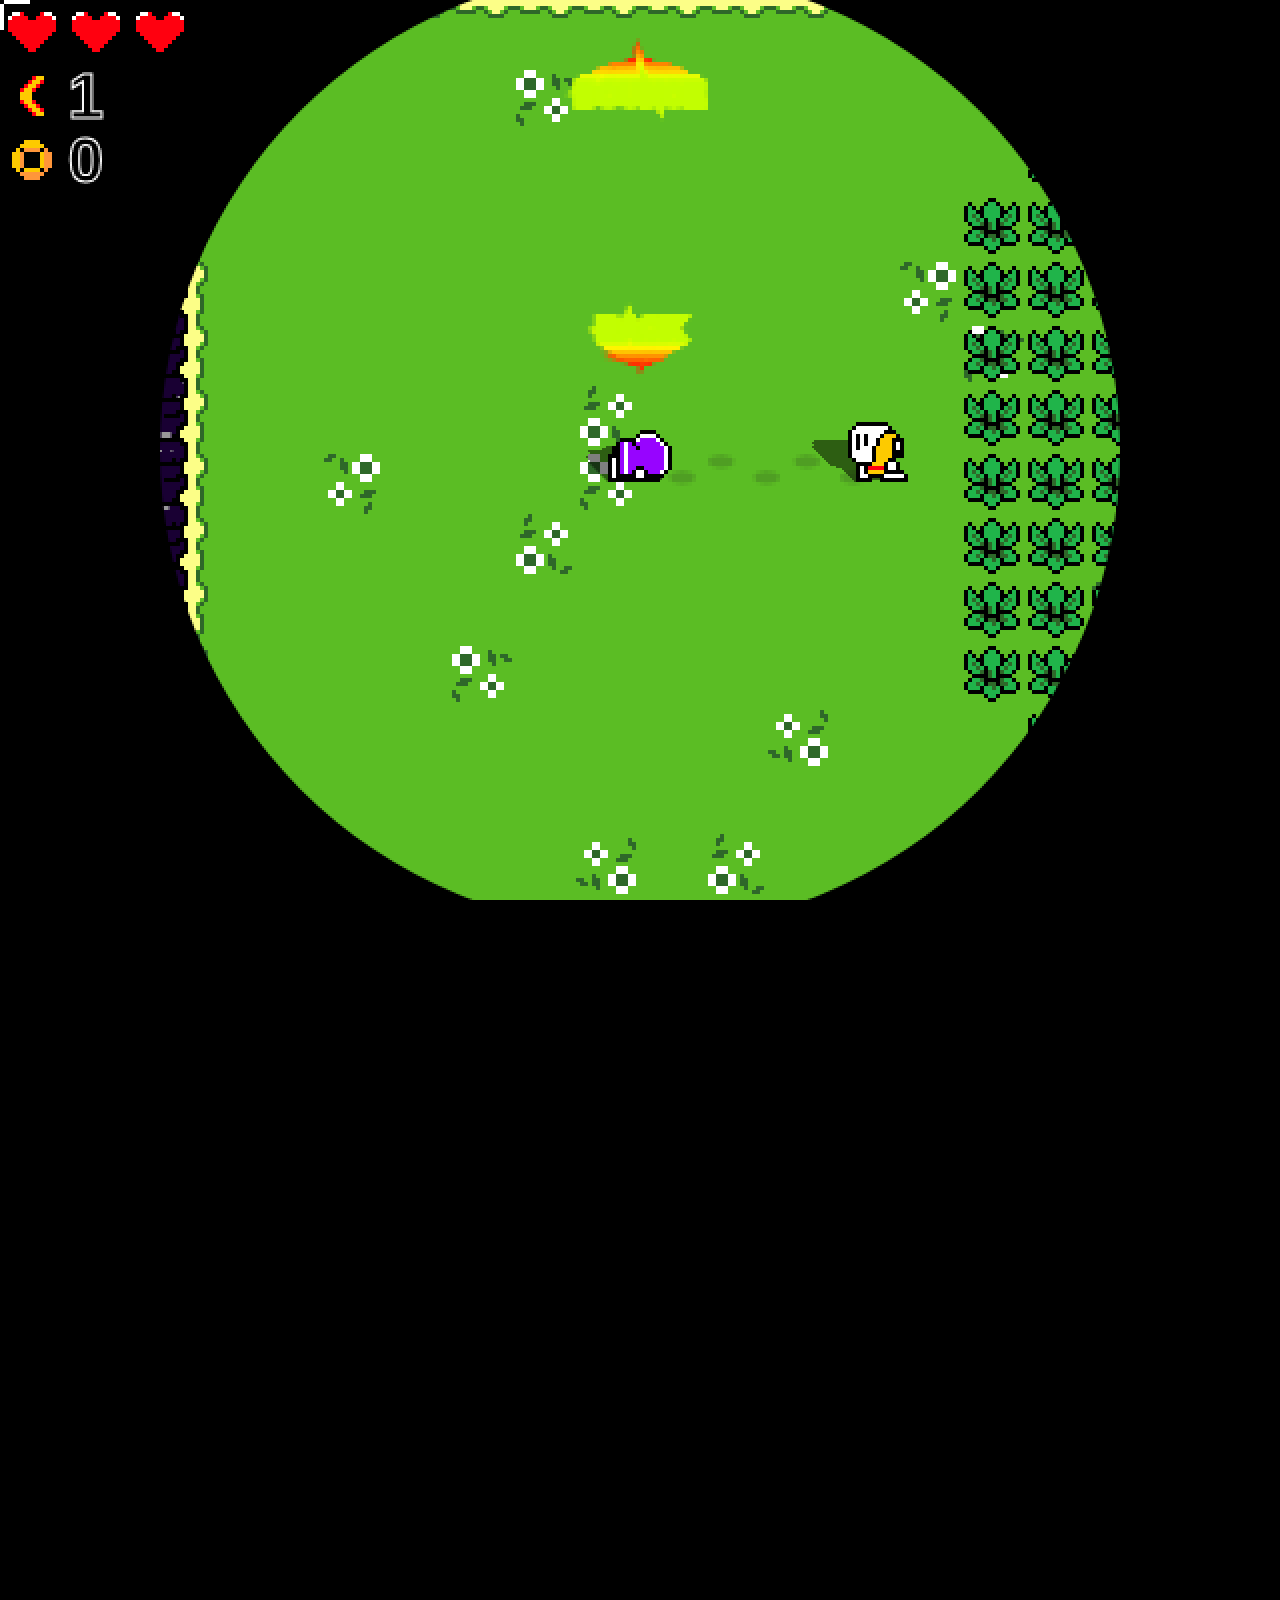
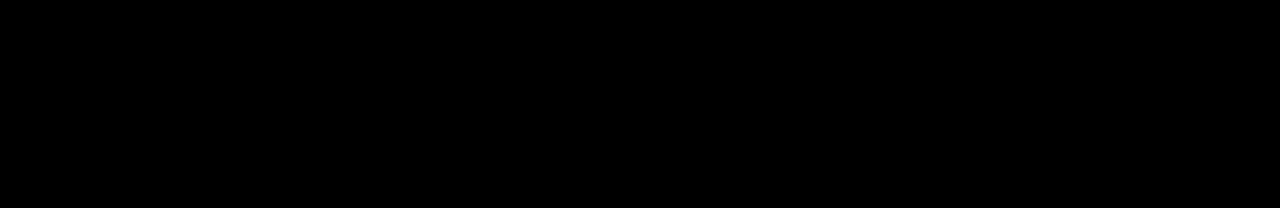
<file: gfiles-master/gfiles/html5/bounceback/index.html>
<!doctype html>
<!--
    Bounce Back ~ A boomerang roguelike for JS13k
    Copyright (C) 2019 Frank Force

    This program is free software; you can redistribute it and/or modify
    it under the terms of the GNU General Public License as published by
    the Free Software Foundation; either version 2 of the License, or
    (at your option) any later version.

    This program is distributed in the hope that it will be useful,
    but WITHOUT ANY WARRANTY; without even the implied warranty of
    MERCHANTABILITY or FITNESS FOR A PARTICULAR PURPOSE.  See the
    GNU General Public License for more details. 
-->    
<!--
    When life gets you down, 
    it's never too late to...

    B O U N C E B A C K

    A JS13k 2019 Game
    By Frank Force

    WASD = Move
    Mouse = Aim
    Click = Throw
    Space = Dash

    Hints
    - You will keep money after you die!
    - You won't take damage while dashing.
    - There are 10 levels.
    - Sand slows down you and enemies.
    - Yellow boormang can grab pickups.
    - Blue boomerang does double damage.
    - Beat the game to unlock speed run mode.
-->

<html>
<head>
<title>Bounce Back</title>
<style>
body
{
background:#000;
overflow:hidden;
margin:0;
}
canvas
{
width:100%;
height:100%;
image-rendering:-moz-crisp-edges;
image-rendering:pixelated;
}
</style>
</head>
<body>
<canvas id=c1></canvas>
<canvas id=c2 style=visibility:hidden></canvas>
<script src='gameEngine.js'></script>
<script src='gameEngineDebug.js'></script>
<script src='game.js'></script>
</body>
</html>
</file>
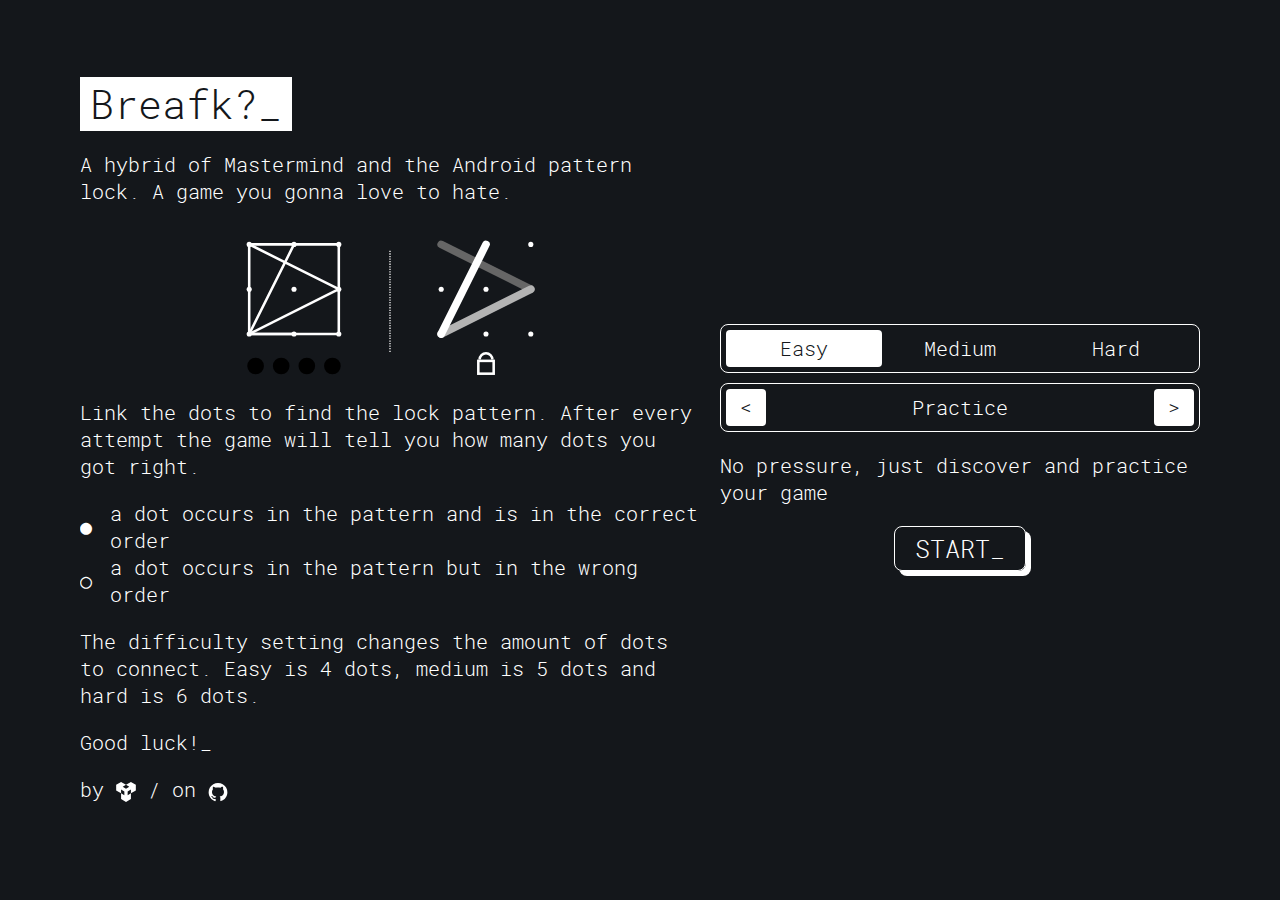
<file: gfiles-master/gfiles/html5/breaklock/index.html>
<!doctype html>
<html>
  
<!-- Mirrored from www.phoenix-le.cf/gfiles/html5games/breaklock/ by HTTrack Website Copier/3.x [XR&CO'2014], Wed, 29 Jan 2020 01:05:01 GMT -->
<head>
    <title>BreakLock</title>
    <meta http-equiv="X-UA-Compatible" content="IE=edge">

    <link rel="shortcut icon" href="assets/favicon.ico">
    <meta name="theme-color" content="#14171b">

    <link rel="manifest" href="manifest.json">

    <!-- Add to home screen for Safari on iOS -->
    <link rel="apple-touch-icon" href="assets/icons/ios-180x180.png">
    <link rel="apple-touch-startup-image" href="assets/ios-startup/startup-640x1136.png" media="device-width: 375px">
    <link rel="apple-touch-startup-image" href="assets/ios-startup/startup-1080x1920.png" media="device-width: 414px">
    <link rel="apple-touch-startup-image" href="assets/ios-startup/startup-640x1136.png" media="(device-width: 320px) and (device-height: 568px)">
    <link rel="apple-touch-startup-image" href="assets/ios-startup/startup-640x960.png"  media="(device-width: 320px) and (device-height: 480px)">
    
    <meta name="apple-mobile-web-app-title" content="BreakLock">
    <meta name="apple-mobile-web-app-capable" content="yes">
    <meta name="apple-mobile-web-app-status-bar-style" content="black">

    <meta name="HandheldFriendly" content="True">
    <meta name="MobileOptimized" content="320">
    <meta name="viewport" content="width=device-width, initial-scale=1.0, maximum-scale=1, user-scalable=no, minimal-ui">

    <meta name="msapplication-TileImage" content="assets/icons/icon-144x144.png">
    <meta name="msapplication-TileColor" content="#14171b">

    <link rel="stylesheet" type="text/css" href="app.css">
  </head>

  <body>
    <!-- Intro -->
    <p id="app-intro" style="font-family: monospace; color: #fff;">
      $ ./breaklock start<br>
      Loading...
      <style type="text/css">
        body {
          background: #14171b;
        }
      </style>
    </p>

    <!-- Static content -->
    <div style="display: none;">
      <div id="instructions-template">
        <object class="introduction-demo" data="assets/intro.svg" type="image/svg+xml"></object>
        <p>Link the dots to find the lock pattern. After every attempt the game will tell you how many dots you got right.<p>
        <table>
          <tr>
            <td style="width:1.5em;">&#9679;</td>
            <td>a dot occurs in the pattern and is in the correct order</td>
          </tr>
          <tr>
            <td>&#9675;</td>
            <td>a dot occurs in the pattern but in the wrong order</td>
          </tr>
        </table>
        <p>The difficulty setting changes the amount of dots to connect. Easy is 4 dots, medium is 5 dots and hard is 6 dots.</p>
        <p>Good luck!_</p>
        <p class="small">by <a href="https://twitter.com/mxwllt"><svg class="icon"><use xmlns:xlink="http://www.w3.org/1999/xlink" xlink:href="#icon-maxwellito"></use></svg></a> / on <a href="https://github.com/maxwellito/breaklock"><svg class="icon"><use xmlns:xlink="http://www.w3.org/1999/xlink" xlink:href="#icon-github"></use></svg></a></p>
      </div>
    </div>

    <!-- SVG Icon definitions -->
    <svg xmlns="http://www.w3.org/2000/svg" style="display: none;">
      <symbol viewBox="0 0 128 128" id="icon-new_game">
        <path d="M111.5,120.5h-96c-4.418,0-8-3.582-8-8V16c0-3.236,1.949-6.153,4.938-7.391c2.991-1.237,6.432-0.554,8.718,1.734l48.5,48.5 c2.288,2.288,2.972,5.729,1.733,8.719S67.235,72.5,64,72.5H23.5v32h80v-80h-40c-4.418,0-8-3.582-8-8s3.582-8,8-8h48 c4.418,0,8,3.582,8,8v96C119.5,116.918,115.918,120.5,111.5,120.5z M23.5,56.5h21.187L23.5,35.313V56.5z"/>
      </symbol>
      <symbol viewBox="0 0 128 128" id="icon-back_home">
        <path d="M111.5,120.5h-96c-4.418,0-8-3.582-8-8V64c0-2.129,0.849-4.17,2.358-5.672l48.25-48C59.613,8.831,61.681,8.015,63.776,8 c2.123,0.007,4.157,0.858,5.652,2.365l47.875,48.25c1.907,1.922,2.639,4.569,2.196,7.047V112.5 C119.5,116.918,115.918,120.5,111.5,120.5z M23.5,104.5h80v-32h-40c-4.418,0-8-3.582-8-8s3.582-8,8-8h29.165L63.713,27.321 L23.5,67.326V104.5z"/>
      </symbol>
      <symbol viewBox="0 0 128 128" id="icon-continue">
        <path d="M15.5,120c-1.463,0-2.921-0.4-4.207-1.194C8.936,117.348,7.5,114.772,7.5,112V16c0-2.772,1.436-5.348,3.794-6.805 c2.359-1.458,5.304-1.591,7.784-0.35l96,48C117.788,58.2,119.5,60.97,119.5,64s-1.712,5.8-4.422,7.155l-96,48 C17.949,119.72,16.723,120,15.5,120z M23.5,28.944v70.111L93.611,64L23.5,28.944z"/>
      </symbol>
      <symbol viewBox="0 0 120 122" id="icon-maxwellito">
      	<polyline points="30,0 60,17.33 40,28.88 60,40.43 80,28.88 60,17.33 90,0 120,17.33 120,51.98 90,69.29 90,46.20 70,57.75 70,80.84 90,69.29 90,103.93 60,121.26 30,103.93 30,69.29 50,80.84 50,57.75 30,46.2 30,69.29 0,51.98 0,17.33" />
      </symbol>
      <symbol viewBox="0 0 128 128" id="icon-github">
      	<path d="M115.9,35.4c-5.3-9.2-12.6-16.5-21.8-21.8c-9.2-5.4-19.2-8-30.1-8c-10.9,0-20.9,2.7-30.1,8C24.7,18.9,17.4,26.2,12,35.4 c-5.3,9.2-8,19.3-8,30.1c0,13.1,3.8,24.9,11.4,35.3c7.7,10.4,17.5,17.7,29.6,21.7c1.4,0.3,2.5,0.1,3.1-0.5c0.7-0.6,1-1.4,1-2.4 v-4.2l-0.1-7l-1.8,0.3c-1.1,0.3-2.6,0.3-4.4,0.3c-1.7,0-3.6-0.2-5.4-0.5c-1.9-0.3-3.6-1.1-5.3-2.3c-1.6-1.2-2.7-2.8-3.4-4.8 L28,99.5c-0.5-1.2-1.3-2.5-2.5-4c-1.1-1.5-2.2-2.5-3.4-3l-0.5-0.4c-0.4-0.3-0.7-0.5-1-0.9c-0.3-0.4-0.5-0.7-0.7-1.1 c-0.1-0.4,0-0.7,0.4-0.9c0.4-0.3,1.2-0.4,2.2-0.4l1.6,0.3c1,0.2,2.3,0.8,3.8,1.8c1.6,1,2.8,2.4,3.8,4.1c1.2,2.1,2.6,3.7,4.3,4.8 c1.7,1.1,3.4,1.6,5.1,1.6c1.7,0,3.2-0.1,4.5-0.4c1.2-0.2,2.4-0.6,3.5-1.1c0.5-3.5,1.8-6.2,3.8-8c-3-0.3-5.6-0.8-8-1.4 c-2.4-0.7-4.8-1.6-7.3-3.1c-2.5-1.4-4.7-3.1-6.3-5.2c-1.6-2.1-3-4.8-4.1-8.2c-1.1-3.4-1.6-7.3-1.6-11.7c0-6.3,2.1-11.7,6.2-16.1 c-1.9-4.7-1.8-10,0.5-16c1.5-0.4,3.7-0.1,6.7,1.1c3,1.2,5.1,2.2,6.5,3c1.4,0.8,2.5,1.5,3.3,2.1c4.8-1.4,9.9-2,15-2 c5.1,0,10.1,0.7,15,2l3-1.9c2-1.3,4.4-2.5,7.2-3.5c2.7-1,4.9-1.4,6.3-0.8c2.4,5.9,2.6,11.2,0.7,15.9c4.1,4.5,6.2,9.9,6.2,16.1 c0,4.4-0.5,8.3-1.6,11.8c-1,3.4-2.4,6.1-4.1,8.2c-1.7,2-3.8,3.8-6.3,5.1c-2.6,1.5-5,2.5-7.4,3.1c-2.4,0.6-5,1.1-8,1.4 c2.7,2.4,4.1,6.1,4.1,11.1v16.5c0,0.9,0.3,1.7,1,2.4c0.7,0.6,1.6,0.8,3.1,0.5c12-4,21.9-11.2,29.6-21.7 c7.7-10.4,11.4-22.2,11.4-35.3C124,54.7,121.3,44.6,115.9,35.4L115.9,35.4z"/>
      </symbol>
      <symbol viewBox="0 0 128 128" id="icon-facebook">
        <path d="M16,16v96h51.164V74.451h-12.08v-13.99h12.08V50.144c0-11.973,7.312-18.493,17.994-18.493c5.115,0,9.514,0.381,10.795,0.552 v12.514l-7.408,0.003c-5.809,0-6.934,2.76-6.934,6.811v8.932h13.854l-1.803,13.99H81.611V112H112V16H16z"/>
      </symbol>
      <symbol viewBox="0 0 128 128" id="icon-twitter">
      	<path d="M128,24.3c-4.7,2.1-9.8,3.5-15.1,4.1c5.4-3.2,9.6-8.4,11.5-14.5c-5.1,3-10.7,5.2-16.7,6.4 C103,15.2,96.2,12,88.6,12c-14.5,0-26.3,11.8-26.3,26.3c0,2.1,0.2,4.1,0.7,6C41.2,43.2,21.9,32.7,8.9,16.8 C6.7,20.7,5.4,25.2,5.4,30c0,9.1,4.6,17.1,11.7,21.9c-4.3-0.1-8.4-1.3-11.9-3.3v0.3c0,12.7,9.1,23.3,21.1,25.7 c-2.2,0.6-4.5,0.9-6.9,0.9c-1.7,0-3.3-0.2-4.9-0.5c3.3,10.4,13,18,24.5,18.2c-9,7-20.3,11.2-32.6,11.2c-2.1,0-4.2-0.1-6.3-0.4 c11.6,7.5,25.4,11.8,40.2,11.8c48.3,0,74.7-40,74.7-74.7l-0.1-3.4C120,34.2,124.5,29.6,128,24.3z"/>
      </symbol>
    </svg>

    <noscript>
      <!--[if lte IE 6]>
        <p>
          If you read this it's probably because the world has rebooted. I don't know how but you arrived here. I'm sorry you cannot enjoy this little game but you will be able to in the not too distant future. Browsers will become incredibly better. Just before the world turns into chaos due to Nutella production shortages. Scientists will realise too late that Nutella was to humans what pollen is to bees. Don't believe the hype, the end didn't (or won't) happen because the 'left-pad' package got removed from NPM. Good luck.
        </p>
        <p>
          PS: If the world has ended, please tell thejameskyle that I loved him. Only his cat can save the world. (Shut the door)
        </p>
      <![endif]-->  
    </noscript>

    <script src="app.js"></script>
    <script type="text/javascript">

      // Set up service worker
      if ('serviceWorker' in navigator) {
        navigator.serviceWorker
          .register('service-worker.js', {scope: '.'});
      }

      // Easter Egg to get it full black
      // Awesome for OLED screens
      if (localStorage.getItem('isDeepBlack')) {
        document.body.classList.add('deepblack')
      }
    </script>
  </body>

<!-- Mirrored from www.phoenix-le.cf/gfiles/html5games/breaklock/ by HTTrack Website Copier/3.x [XR&CO'2014], Wed, 29 Jan 2020 01:05:03 GMT -->
</html>
</file>
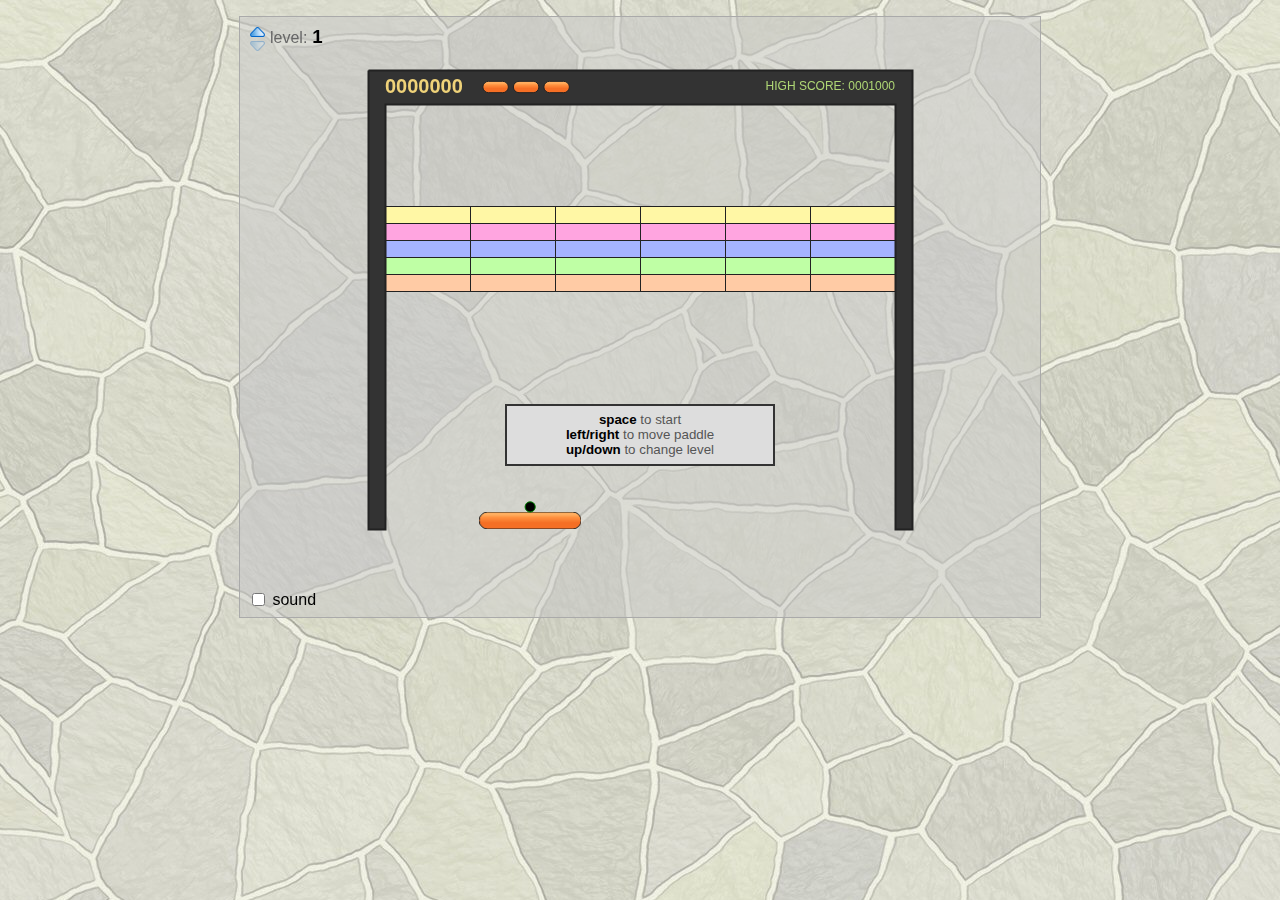
<file: gfiles-master/gfiles/html5/breakout/index.html>
<!DOCTYPE html> 
<html>
<head>
  <title>Javascript Breakout</title>
  <meta http-equiv="Content-Type" content="text/html; charset=utf-8"/>
  <meta name="viewport" content="width=device-width", initial-scale=1.0, user-scalable="no"/>
  <link href="breakout.css" media="screen, print" rel="stylesheet" type="text/css" /> 
</head> 
 
<body> 


  <div id="breakout">
    <canvas id="canvas">
      <div class='unsupported'>
        Sorry, this example cannot be run because your browser does not support the &lt;canvas&gt; element
      </div>
    </canvas>
    <div id="levels">
      <img id="next" class="disabled" src="images/up.png"   title="next level">
      <img id="prev" class="disabled" src="images/down.png" title="previous level">
      <span id="label">level:</span><span id="level"></span>
    </div>
    <div id="controls">
      <input id='sound' type='checkbox' />
      <label for='sound'>sound</label>
    </div>
    <div id="instructions" style='display:none;'>
      <div class='keyboard'>
        <b>space</b> to start<br>
        <b>left/right</b> to move paddle<br>
        <b>up/down</b> to change level
      </div>
      <div class='touch'>
        <b>touch here</b> to start<br>
        <b>drag</b> paddle to move<br>
      </div>
    </div>
  </div>

  <script src="game.js"></script>
  <script src="breakout.js"></script>
  <script src="levels.js"></script>
  <script>
  Game.ready(function() {
    var game = Game.start('canvas', Breakout);
  });
  </script>

</body> 
</html>
</file>
<file: styles.css>
html, body {
    margin: 0;
    padding: 0; /* Remove all padding */
    background-color: #ffffff;
    font-family: Arial, sans-serif;
}

body {
    padding: 0; /* Ensure no padding on the body */
    padding-top: 80px; /* Adjust this value to match the height of your header */
}

.header {
    display: block;
    position: fixed; /* Fix the header to the top */
    top: 0; /* Align the header to the top */
    left: 0; /* Align the header to the left */
    background-color: #ffffff;
    padding-bottom: 20px; /* Remove all padding */
    box-shadow: 0px 8px 16px rgba(0, 0, 0, 0.2); /* Optional: Add shadow */
    width: 100%; /* Ensure the header spans the full width */
    z-index: 1000; /* Ensure the header stays above other elements */
}

.header-logo {
    display: block;
    text-align: center;
    margin-left: auto;
    margin-right: auto;
    height: auto;
    width: 100px;
    margin-bottom: 5px;
}

.dropbtn {
    color: rgb(0, 0, 0);
    font-size: 16px;
    border: none;
}

/* The container <div> - needed to position the dropup content */
.dropup {
    position: absolute; /* Position the dropdown relative to the header */
    right: 50%; /* Align it to the right of the header */
    transform: translateY(-50%); /* Center it vertically */
}

/* Dropup content (Hidden by Default) */
.dropup-content {
    display: none;
    position: absolute;
    top: 100%; /* Position the dropdown below the button */
    left: -150%; /* Align the dropdown content to the right edge of the button */
    background-color: #f1f1f1;
    min-width: 160px;
    box-shadow: 0px 8px 16px 0px rgba(0, 0, 0, 0.2);
    z-index: 1;
}

/* Links inside the dropup */
.dropup-content a {
    color: black;
    padding: 12px 16px;
    text-decoration: none;
    display: block;
}

/* Change color of dropup links on hover */
.dropup-content a:hover {background-color: #ddd}

/* Show the dropup menu on hover */
.dropup:hover .dropup-content {
    display: block;
}

/* Change the background color of the dropup button when the dropup content is shown */
.dropup:hover .dropbtn {
    background-color: #676767;
}
.banner {
    display: block;
    float: right;
    width: 50%;
    height: auto;
}
.article {
    padding: 20px; /* Add some padding inside the article */
    background-color: #f9f9f9; /* Light background for the article */
    border-radius: 5px; /* Rounded corners */
    box-shadow: 0px 2px 4px rgba(0, 0, 0, 0.1); /* Subtle shadow */
    margin-top: 60px; /* Adjust this value to match the height of your header */
}
#title {
    font-size: 675%; /* Adjust the font size */
    color: #333; /* Darker text color */
    margin: 20px; /* Space below the phrase */
}
.article-text {
    font-size: 200%; /* Adjust the font size */
    color: #555; /* Darker text color */
    margin: 20px; /* Space below the phrase */
}
.portimages {
    width: 60%;
    margin-left: auto;
    margin-right: auto;
    display: block;
}
#social {
    text-align: center;
}
#corporate {
    text-align: center;
    margin-top: 20px;
}
.portitle {
    font-size: 500%;
    color: #333;
    margin-bottom: 20px;
    text-align: center;
}
.porttext {
    font-size: 200%;
    color: #555;
    margin-bottom: 10px;
    margin-left: 20%;
    margin-right: 20%;
    margin-top: 50px;
    text-align: center;
}
.porttitle2 {
    font-size: 300%;
    color: #333;
    margin-bottom: 20px;
    text-align: center;
}
@media (max-width: 1500px) {
    .header-logo {
        width: 80px; /* Adjust logo size for smaller screens */
    }
    .dropup {
        right: 50%; /* Center the dropdown on smaller screens */
        transform: translateX(50%); /* Center it horizontally */
    }
    .banner {
        width: 100%; /* Full width for smaller screens */
    }
    .article {
        margin-top: 20px; /* Less margin on smaller screens */
    }
    #title {
        font-size: 300%; /* Smaller font size for smaller screens */
    }
    .portimages {
        width: 100%; /* Full width for smaller screens */
    }
    .article-text {
        font-size: 150%; /* Smaller font size for smaller screens */
    }
    .porttext {
        font-size: 150%; /* Smaller font size for smaller screens */
    }
    .portitle {
        font-size: 300%; /* Smaller font size for smaller screens */
    }
    .porttitle2 {
    font-size: 250%
    }
}
@media (max-width: 480px) {
    #title {
        font-size: 500%; /* Smaller font size for mobile */
    }
    .article-text {
        font-size: 150%; /* Smaller font size for mobile */
    }
    #porttext1 {
        font-size: 100%; /* Smaller font size for mobile */
    }
    #title {
        font-size: 300%; /* Smaller font size for mobile */
    }
    .weddingimg {
        width: 30%;
    }
}
.weddingimg {
    width: 50%;
    height: auto;
    margin-left: auto;
    margin-right: auto;
    display: block;
}
</file>
<file: snake/page.css>
article, aside, details, figcaption, figure, footer, header,
hgroup, menu, nav, section { 
  display: block; 
}
body {
  background-color: #CCC;
}
h1 {
  text-align: center;
}
p {
  text-align: center;
}
canvas {
  display: block;
  margin: 0 auto;
  background-color: #666;
}
</file>
<file: gfiles-master/gfiles/html5/2048/style/main.css>
@import url(fonts/clear-sans.css);
html, body {
  margin: 0;
  padding: 0;
  background: #faf8ef;
  color: #776e65;
  font-family: "Clear Sans", "Helvetica Neue", Arial, sans-serif;
  font-size: 18px; }

body {
  margin: 80px 0; }

.heading:after {
  content: "";
  display: block;
  clear: both; }

h1.title {
  font-size: 80px;
  font-weight: bold;
  margin: 0;
  display: block;
  float: left; }

@-webkit-keyframes move-up {
  0% {
    top: 25px;
    opacity: 1; }

  100% {
    top: -50px;
    opacity: 0; } }
@-moz-keyframes move-up {
  0% {
    top: 25px;
    opacity: 1; }

  100% {
    top: -50px;
    opacity: 0; } }
@keyframes move-up {
  0% {
    top: 25px;
    opacity: 1; }

  100% {
    top: -50px;
    opacity: 0; } }
.scores-container {
  float: right;
  text-align: right; }

.score-container, .best-container {
  position: relative;
  display: inline-block;
  background: #bbada0;
  padding: 15px 25px;
  font-size: 25px;
  height: 25px;
  line-height: 47px;
  font-weight: bold;
  border-radius: 3px;
  color: white;
  margin-top: 8px;
  text-align: center; }
  .score-container:after, .best-container:after {
    position: absolute;
    width: 100%;
    top: 10px;
    left: 0;
    text-transform: uppercase;
    font-size: 13px;
    line-height: 13px;
    text-align: center;
    color: #eee4da; }
  .score-container .score-addition, .best-container .score-addition {
    position: absolute;
    right: 30px;
    color: red;
    font-size: 25px;
    line-height: 25px;
    font-weight: bold;
    color: rgba(119, 110, 101, 0.9);
    z-index: 100;
    -webkit-animation: move-up 600ms ease-in;
    -moz-animation: move-up 600ms ease-in;
    animation: move-up 600ms ease-in;
    -webkit-animation-fill-mode: both;
    -moz-animation-fill-mode: both;
    animation-fill-mode: both; }

.score-container:after {
  content: "Score"; }

.best-container:after {
  content: "Best"; }

p {
  margin-top: 0;
  margin-bottom: 10px;
  line-height: 1.65; }

a {
  color: #776e65;
  font-weight: bold;
  text-decoration: underline;
  cursor: pointer; }

strong.important {
  text-transform: uppercase; }

hr {
  border: none;
  border-bottom: 1px solid #d8d4d0;
  margin-top: 20px;
  margin-bottom: 30px; }

.container {
  width: 500px;
  margin: 0 auto; }

@-webkit-keyframes fade-in {
  0% {
    opacity: 0; }

  100% {
    opacity: 1; } }
@-moz-keyframes fade-in {
  0% {
    opacity: 0; }

  100% {
    opacity: 1; } }
@keyframes fade-in {
  0% {
    opacity: 0; }

  100% {
    opacity: 1; } }
.game-container {
  margin-top: 40px;
  position: relative;
  padding: 15px;
  cursor: default;
  -webkit-touch-callout: none;
  -ms-touch-callout: none;
  -webkit-user-select: none;
  -moz-user-select: none;
  -ms-user-select: none;
  -ms-touch-action: none;
  touch-action: none;
  background: #bbada0;
  border-radius: 6px;
  width: 500px;
  height: 500px;
  -webkit-box-sizing: border-box;
  -moz-box-sizing: border-box;
  box-sizing: border-box; }
  .game-container .game-message {
    display: none;
    position: absolute;
    top: 0;
    right: 0;
    bottom: 0;
    left: 0;
    background: rgba(238, 228, 218, 0.5);
    z-index: 100;
    text-align: center;
    -webkit-animation: fade-in 800ms ease 1200ms;
    -moz-animation: fade-in 800ms ease 1200ms;
    animation: fade-in 800ms ease 1200ms;
    -webkit-animation-fill-mode: both;
    -moz-animation-fill-mode: both;
    animation-fill-mode: both; }
    .game-container .game-message p {
      font-size: 60px;
      font-weight: bold;
      height: 60px;
      line-height: 60px;
      margin-top: 222px; }
    .game-container .game-message .lower {
      display: block;
      margin-top: 59px; }
    .game-container .game-message a {
      display: inline-block;
      background: #8f7a66;
      border-radius: 3px;
      padding: 0 20px;
      text-decoration: none;
      color: #f9f6f2;
      height: 40px;
      line-height: 42px;
      margin-left: 9px; }
      .game-container .game-message a.keep-playing-button {
        display: none; }
    .game-container .game-message.game-won {
      background: rgba(237, 194, 46, 0.5);
      color: #f9f6f2; }
      .game-container .game-message.game-won a.keep-playing-button {
        display: inline-block; }
    .game-container .game-message.game-won, .game-container .game-message.game-over {
      display: block; }

.grid-container {
  position: absolute;
  z-index: 1; }

.grid-row {
  margin-bottom: 15px; }
  .grid-row:last-child {
    margin-bottom: 0; }
  .grid-row:after {
    content: "";
    display: block;
    clear: both; }

.grid-cell {
  width: 106.25px;
  height: 106.25px;
  margin-right: 15px;
  float: left;
  border-radius: 3px;
  background: rgba(238, 228, 218, 0.35); }
  .grid-cell:last-child {
    margin-right: 0; }

.tile-container {
  position: absolute;
  z-index: 2; }

.tile, .tile .tile-inner {
  width: 107px;
  height: 107px;
  line-height: 107px; }
.tile.tile-position-1-1 {
  -webkit-transform: translate(0px, 0px);
  -moz-transform: translate(0px, 0px);
  -ms-transform: translate(0px, 0px);
  transform: translate(0px, 0px); }
.tile.tile-position-1-2 {
  -webkit-transform: translate(0px, 121px);
  -moz-transform: translate(0px, 121px);
  -ms-transform: translate(0px, 121px);
  transform: translate(0px, 121px); }
.tile.tile-position-1-3 {
  -webkit-transform: translate(0px, 242px);
  -moz-transform: translate(0px, 242px);
  -ms-transform: translate(0px, 242px);
  transform: translate(0px, 242px); }
.tile.tile-position-1-4 {
  -webkit-transform: translate(0px, 363px);
  -moz-transform: translate(0px, 363px);
  -ms-transform: translate(0px, 363px);
  transform: translate(0px, 363px); }
.tile.tile-position-2-1 {
  -webkit-transform: translate(121px, 0px);
  -moz-transform: translate(121px, 0px);
  -ms-transform: translate(121px, 0px);
  transform: translate(121px, 0px); }
.tile.tile-position-2-2 {
  -webkit-transform: translate(121px, 121px);
  -moz-transform: translate(121px, 121px);
  -ms-transform: translate(121px, 121px);
  transform: translate(121px, 121px); }
.tile.tile-position-2-3 {
  -webkit-transform: translate(121px, 242px);
  -moz-transform: translate(121px, 242px);
  -ms-transform: translate(121px, 242px);
  transform: translate(121px, 242px); }
.tile.tile-position-2-4 {
  -webkit-transform: translate(121px, 363px);
  -moz-transform: translate(121px, 363px);
  -ms-transform: translate(121px, 363px);
  transform: translate(121px, 363px); }
.tile.tile-position-3-1 {
  -webkit-transform: translate(242px, 0px);
  -moz-transform: translate(242px, 0px);
  -ms-transform: translate(242px, 0px);
  transform: translate(242px, 0px); }
.tile.tile-position-3-2 {
  -webkit-transform: translate(242px, 121px);
  -moz-transform: translate(242px, 121px);
  -ms-transform: translate(242px, 121px);
  transform: translate(242px, 121px); }
.tile.tile-position-3-3 {
  -webkit-transform: translate(242px, 242px);
  -moz-transform: translate(242px, 242px);
  -ms-transform: translate(242px, 242px);
  transform: translate(242px, 242px); }
.tile.tile-position-3-4 {
  -webkit-transform: translate(242px, 363px);
  -moz-transform: translate(242px, 363px);
  -ms-transform: translate(242px, 363px);
  transform: translate(242px, 363px); }
.tile.tile-position-4-1 {
  -webkit-transform: translate(363px, 0px);
  -moz-transform: translate(363px, 0px);
  -ms-transform: translate(363px, 0px);
  transform: translate(363px, 0px); }
.tile.tile-position-4-2 {
  -webkit-transform: translate(363px, 121px);
  -moz-transform: translate(363px, 121px);
  -ms-transform: translate(363px, 121px);
  transform: translate(363px, 121px); }
.tile.tile-position-4-3 {
  -webkit-transform: translate(363px, 242px);
  -moz-transform: translate(363px, 242px);
  -ms-transform: translate(363px, 242px);
  transform: translate(363px, 242px); }
.tile.tile-position-4-4 {
  -webkit-transform: translate(363px, 363px);
  -moz-transform: translate(363px, 363px);
  -ms-transform: translate(363px, 363px);
  transform: translate(363px, 363px); }

.tile {
  position: absolute;
  -webkit-transition: 100ms ease-in-out;
  -moz-transition: 100ms ease-in-out;
  transition: 100ms ease-in-out;
  -webkit-transition-property: -webkit-transform;
  -moz-transition-property: -moz-transform;
  transition-property: transform; }
  .tile .tile-inner {
    border-radius: 3px;
    background: #eee4da;
    text-align: center;
    font-weight: bold;
    z-index: 10;
    font-size: 55px; }
  .tile.tile-2 .tile-inner {
    background: #eee4da;
    box-shadow: 0 0 30px 10px rgba(243, 215, 116, 0), inset 0 0 0 1px rgba(255, 255, 255, 0); }
  .tile.tile-4 .tile-inner {
    background: #ede0c8;
    box-shadow: 0 0 30px 10px rgba(243, 215, 116, 0), inset 0 0 0 1px rgba(255, 255, 255, 0); }
  .tile.tile-8 .tile-inner {
    color: #f9f6f2;
    background: #f2b179; }
  .tile.tile-16 .tile-inner {
    color: #f9f6f2;
    background: #f59563; }
  .tile.tile-32 .tile-inner {
    color: #f9f6f2;
    background: #f67c5f; }
  .tile.tile-64 .tile-inner {
    color: #f9f6f2;
    background: #f65e3b; }
  .tile.tile-128 .tile-inner {
    color: #f9f6f2;
    background: #edcf72;
    box-shadow: 0 0 30px 10px rgba(243, 215, 116, 0.2381), inset 0 0 0 1px rgba(255, 255, 255, 0.14286);
    font-size: 45px; }
    @media screen and (max-width: 520px) {
      .tile.tile-128 .tile-inner {
        font-size: 25px; } }
  .tile.tile-256 .tile-inner {
    color: #f9f6f2;
    background: #edcc61;
    box-shadow: 0 0 30px 10px rgba(243, 215, 116, 0.31746), inset 0 0 0 1px rgba(255, 255, 255, 0.19048);
    font-size: 45px; }
    @media screen and (max-width: 520px) {
      .tile.tile-256 .tile-inner {
        font-size: 25px; } }
  .tile.tile-512 .tile-inner {
    color: #f9f6f2;
    background: #edc850;
    box-shadow: 0 0 30px 10px rgba(243, 215, 116, 0.39683), inset 0 0 0 1px rgba(255, 255, 255, 0.2381);
    font-size: 45px; }
    @media screen and (max-width: 520px) {
      .tile.tile-512 .tile-inner {
        font-size: 25px; } }
  .tile.tile-1024 .tile-inner {
    color: #f9f6f2;
    background: #edc53f;
    box-shadow: 0 0 30px 10px rgba(243, 215, 116, 0.47619), inset 0 0 0 1px rgba(255, 255, 255, 0.28571);
    font-size: 35px; }
    @media screen and (max-width: 520px) {
      .tile.tile-1024 .tile-inner {
        font-size: 15px; } }
  .tile.tile-2048 .tile-inner {
    color: #f9f6f2;
    background: #edc22e;
    box-shadow: 0 0 30px 10px rgba(243, 215, 116, 0.55556), inset 0 0 0 1px rgba(255, 255, 255, 0.33333);
    font-size: 35px; }
    @media screen and (max-width: 520px) {
      .tile.tile-2048 .tile-inner {
        font-size: 15px; } }
  .tile.tile-super .tile-inner {
    color: #f9f6f2;
    background: #3c3a32;
    font-size: 30px; }
    @media screen and (max-width: 520px) {
      .tile.tile-super .tile-inner {
        font-size: 10px; } }

@-webkit-keyframes appear {
  0% {
    opacity: 0;
    -webkit-transform: scale(0);
    -moz-transform: scale(0);
    -ms-transform: scale(0);
    transform: scale(0); }

  100% {
    opacity: 1;
    -webkit-transform: scale(1);
    -moz-transform: scale(1);
    -ms-transform: scale(1);
    transform: scale(1); } }
@-moz-keyframes appear {
  0% {
    opacity: 0;
    -webkit-transform: scale(0);
    -moz-transform: scale(0);
    -ms-transform: scale(0);
    transform: scale(0); }

  100% {
    opacity: 1;
    -webkit-transform: scale(1);
    -moz-transform: scale(1);
    -ms-transform: scale(1);
    transform: scale(1); } }
@keyframes appear {
  0% {
    opacity: 0;
    -webkit-transform: scale(0);
    -moz-transform: scale(0);
    -ms-transform: scale(0);
    transform: scale(0); }

  100% {
    opacity: 1;
    -webkit-transform: scale(1);
    -moz-transform: scale(1);
    -ms-transform: scale(1);
    transform: scale(1); } }
.tile-new .tile-inner {
  -webkit-animation: appear 200ms ease 100ms;
  -moz-animation: appear 200ms ease 100ms;
  animation: appear 200ms ease 100ms;
  -webkit-animation-fill-mode: backwards;
  -moz-animation-fill-mode: backwards;
  animation-fill-mode: backwards; }

@-webkit-keyframes pop {
  0% {
    -webkit-transform: scale(0);
    -moz-transform: scale(0);
    -ms-transform: scale(0);
    transform: scale(0); }

  50% {
    -webkit-transform: scale(1.2);
    -moz-transform: scale(1.2);
    -ms-transform: scale(1.2);
    transform: scale(1.2); }

  100% {
    -webkit-transform: scale(1);
    -moz-transform: scale(1);
    -ms-transform: scale(1);
    transform: scale(1); } }
@-moz-keyframes pop {
  0% {
    -webkit-transform: scale(0);
    -moz-transform: scale(0);
    -ms-transform: scale(0);
    transform: scale(0); }

  50% {
    -webkit-transform: scale(1.2);
    -moz-transform: scale(1.2);
    -ms-transform: scale(1.2);
    transform: scale(1.2); }

  100% {
    -webkit-transform: scale(1);
    -moz-transform: scale(1);
    -ms-transform: scale(1);
    transform: scale(1); } }
@keyframes pop {
  0% {
    -webkit-transform: scale(0);
    -moz-transform: scale(0);
    -ms-transform: scale(0);
    transform: scale(0); }

  50% {
    -webkit-transform: scale(1.2);
    -moz-transform: scale(1.2);
    -ms-transform: scale(1.2);
    transform: scale(1.2); }

  100% {
    -webkit-transform: scale(1);
    -moz-transform: scale(1);
    -ms-transform: scale(1);
    transform: scale(1); } }
.tile-merged .tile-inner {
  z-index: 20;
  -webkit-animation: pop 200ms ease 100ms;
  -moz-animation: pop 200ms ease 100ms;
  animation: pop 200ms ease 100ms;
  -webkit-animation-fill-mode: backwards;
  -moz-animation-fill-mode: backwards;
  animation-fill-mode: backwards; }

.above-game:after {
  content: "";
  display: block;
  clear: both; }

.game-intro {
  float: left;
  line-height: 42px;
  margin-bottom: 0; }

.restart-button {
  display: inline-block;
  background: #8f7a66;
  border-radius: 3px;
  padding: 0 20px;
  text-decoration: none;
  color: #f9f6f2;
  height: 40px;
  line-height: 42px;
  display: block;
  text-align: center;
  float: right; }

.game-explanation {
  margin-top: 50px; }

@media screen and (max-width: 520px) {
  html, body {
    font-size: 15px; }

  body {
    margin: 20px 0;
    padding: 0 20px; }

  h1.title {
    font-size: 27px;
    margin-top: 15px; }

  .container {
    width: 280px;
    margin: 0 auto; }

  .score-container, .best-container {
    margin-top: 0;
    padding: 15px 10px;
    min-width: 40px; }

  .heading {
    margin-bottom: 10px; }

  .game-intro {
    width: 55%;
    display: block;
    box-sizing: border-box;
    line-height: 1.65; }

  .restart-button {
    width: 42%;
    padding: 0;
    display: block;
    box-sizing: border-box;
    margin-top: 2px; }

  .game-container {
    margin-top: 17px;
    position: relative;
    padding: 10px;
    cursor: default;
    -webkit-touch-callout: none;
    -ms-touch-callout: none;
    -webkit-user-select: none;
    -moz-user-select: none;
    -ms-user-select: none;
    -ms-touch-action: none;
    touch-action: none;
    background: #bbada0;
    border-radius: 6px;
    width: 280px;
    height: 280px;
    -webkit-box-sizing: border-box;
    -moz-box-sizing: border-box;
    box-sizing: border-box; }
    .game-container .game-message {
      display: none;
      position: absolute;
      top: 0;
      right: 0;
      bottom: 0;
      left: 0;
      background: rgba(238, 228, 218, 0.5);
      z-index: 100;
      text-align: center;
      -webkit-animation: fade-in 800ms ease 1200ms;
      -moz-animation: fade-in 800ms ease 1200ms;
      animation: fade-in 800ms ease 1200ms;
      -webkit-animation-fill-mode: both;
      -moz-animation-fill-mode: both;
      animation-fill-mode: both; }
      .game-container .game-message p {
        font-size: 60px;
        font-weight: bold;
        height: 60px;
        line-height: 60px;
        margin-top: 222px; }
      .game-container .game-message .lower {
        display: block;
        margin-top: 59px; }
      .game-container .game-message a {
        display: inline-block;
        background: #8f7a66;
        border-radius: 3px;
        padding: 0 20px;
        text-decoration: none;
        color: #f9f6f2;
        height: 40px;
        line-height: 42px;
        margin-left: 9px; }
        .game-container .game-message a.keep-playing-button {
          display: none; }
      .game-container .game-message.game-won {
        background: rgba(237, 194, 46, 0.5);
        color: #f9f6f2; }
        .game-container .game-message.game-won a.keep-playing-button {
          display: inline-block; }
      .game-container .game-message.game-won, .game-container .game-message.game-over {
        display: block; }

  .grid-container {
    position: absolute;
    z-index: 1; }

  .grid-row {
    margin-bottom: 10px; }
    .grid-row:last-child {
      margin-bottom: 0; }
    .grid-row:after {
      content: "";
      display: block;
      clear: both; }

  .grid-cell {
    width: 57.5px;
    height: 57.5px;
    margin-right: 10px;
    float: left;
    border-radius: 3px;
    background: rgba(238, 228, 218, 0.35); }
    .grid-cell:last-child {
      margin-right: 0; }

  .tile-container {
    position: absolute;
    z-index: 2; }

  .tile, .tile .tile-inner {
    width: 58px;
    height: 58px;
    line-height: 58px; }
  .tile.tile-position-1-1 {
    -webkit-transform: translate(0px, 0px);
    -moz-transform: translate(0px, 0px);
    -ms-transform: translate(0px, 0px);
    transform: translate(0px, 0px); }
  .tile.tile-position-1-2 {
    -webkit-transform: translate(0px, 67px);
    -moz-transform: translate(0px, 67px);
    -ms-transform: translate(0px, 67px);
    transform: translate(0px, 67px); }
  .tile.tile-position-1-3 {
    -webkit-transform: translate(0px, 135px);
    -moz-transform: translate(0px, 135px);
    -ms-transform: translate(0px, 135px);
    transform: translate(0px, 135px); }
  .tile.tile-position-1-4 {
    -webkit-transform: translate(0px, 202px);
    -moz-transform: translate(0px, 202px);
    -ms-transform: translate(0px, 202px);
    transform: translate(0px, 202px); }
  .tile.tile-position-2-1 {
    -webkit-transform: translate(67px, 0px);
    -moz-transform: translate(67px, 0px);
    -ms-transform: translate(67px, 0px);
    transform: translate(67px, 0px); }
  .tile.tile-position-2-2 {
    -webkit-transform: translate(67px, 67px);
    -moz-transform: translate(67px, 67px);
    -ms-transform: translate(67px, 67px);
    transform: translate(67px, 67px); }
  .tile.tile-position-2-3 {
    -webkit-transform: translate(67px, 135px);
    -moz-transform: translate(67px, 135px);
    -ms-transform: translate(67px, 135px);
    transform: translate(67px, 135px); }
  .tile.tile-position-2-4 {
    -webkit-transform: translate(67px, 202px);
    -moz-transform: translate(67px, 202px);
    -ms-transform: translate(67px, 202px);
    transform: translate(67px, 202px); }
  .tile.tile-position-3-1 {
    -webkit-transform: translate(135px, 0px);
    -moz-transform: translate(135px, 0px);
    -ms-transform: translate(135px, 0px);
    transform: translate(135px, 0px); }
  .tile.tile-position-3-2 {
    -webkit-transform: translate(135px, 67px);
    -moz-transform: translate(135px, 67px);
    -ms-transform: translate(135px, 67px);
    transform: translate(135px, 67px); }
  .tile.tile-position-3-3 {
    -webkit-transform: translate(135px, 135px);
    -moz-transform: translate(135px, 135px);
    -ms-transform: translate(135px, 135px);
    transform: translate(135px, 135px); }
  .tile.tile-position-3-4 {
    -webkit-transform: translate(135px, 202px);
    -moz-transform: translate(135px, 202px);
    -ms-transform: translate(135px, 202px);
    transform: translate(135px, 202px); }
  .tile.tile-position-4-1 {
    -webkit-transform: translate(202px, 0px);
    -moz-transform: translate(202px, 0px);
    -ms-transform: translate(202px, 0px);
    transform: translate(202px, 0px); }
  .tile.tile-position-4-2 {
    -webkit-transform: translate(202px, 67px);
    -moz-transform: translate(202px, 67px);
    -ms-transform: translate(202px, 67px);
    transform: translate(202px, 67px); }
  .tile.tile-position-4-3 {
    -webkit-transform: translate(202px, 135px);
    -moz-transform: translate(202px, 135px);
    -ms-transform: translate(202px, 135px);
    transform: translate(202px, 135px); }
  .tile.tile-position-4-4 {
    -webkit-transform: translate(202px, 202px);
    -moz-transform: translate(202px, 202px);
    -ms-transform: translate(202px, 202px);
    transform: translate(202px, 202px); }

  .tile .tile-inner {
    font-size: 35px; }

  .game-message p {
    font-size: 30px !important;
    height: 30px !important;
    line-height: 30px !important;
    margin-top: 90px !important; }
  .game-message .lower {
    margin-top: 30px !important; } }
</file>
<file: gfiles-master/gfiles/html5/breaklock/app.css>
.countdown-container{float:right;width:10rem;height:1rem;margin:.25rem 0 .25rem .5rem;border:1px solid currentColor;border-radius:.25rem;box-sizing:border-box;color:inherit}.alert{color:red;animation:blink 1s infinite;-webkit-animation:blink 1s infinite}.countdown-content{display:block;height:100%;width:0;color:inherit;background-color:currentColor}.status-bar{height:1.5rem;padding-bottom:.25rem;border-bottom:1px dotted #fff}.status-bar:after{content:"";clear:both}.status-bar-cancel{height:100%;font-size:1rem}.status-bar-cancel:before{content:"\AB";margin-right:.25em}.status-bar-info{float:right}.history{height:7rem;overflow-x:scroll;font-size:0;line-height:0;white-space:nowrap;-webkit-backface-visibility:hidden;backface-visibility:hidden}.history-container{display:table-cell;vertical-align:top}.history-container:empty{display:block}.history-container:empty:after{content:attr(data-helper);display:block;line-height:6;font-size:1rem;text-align:center}.history-start-helper{display:none}.history svg{width:4.16667rem;height:5rem;display:inline-block;margin:1rem 0;transform:translateZ(0);animation:expand .25s,fadein .5s linear;-webkit-transform:translateZ(0);-webkit-animation:expand .25s,fadein .5s linear}.history svg.success{border:.125rem solid currentColor;border-radius:.25rem;padding:.375rem .25rem;margin-top:.5rem;margin-bottom:.5rem}.history svg+svg{margin-left:1rem}@keyframes fadein{0%{opacity:0}50%{opacity:0}to{opacity:1}}@-webkit-keyframes fadein{0%{opacity:0}50%{opacity:0}to{opacity:1}}@keyframes expand{0%{width:0;padding:0}}@-webkit-keyframes expand{0%{width:0;padding:0}}@media (min-width:1024px),(orientation:landscape){.history{height:auto;border-bottom:none}.history-container{display:block}.history svg{float:left;margin-right:1rem}.history svg+svg{margin-left:0}}.lock{display:block;width:320px;max-width:90%;margin:auto}.lock-flashdots circle{visibility:hidden;opacity:1}.lock-flashdots circle.active{visibility:visible;opacity:0;transition:visibility 0s,opacity .3s}.summary{position:fixed;top:0;bottom:auto;left:0;right:0;height:0;overflow:hidden;background:#14171b;visibility:hidden;transition:visibility 0s linear .5s,height .5s ease;-webkit-transition:visibility 0s linear .5s,height .5s ease}body.deepblack .summary{background-color:#000}.summary.active{visibility:visible;height:100%;transition:visibility 0s,height .5s ease .5s;-webkit-transition:visibility 0s,height .5s ease .5s}.summary.view{padding:0}.summary.view .view-bloc{padding:2rem}.summary-title{margin:0}.summary-title.success{color:#fff;background-color:#169}.summary-title.fail{color:#fff;background-color:red}.summary-action-button>*{vertical-align:middle;margin-right:.5em}.summary-action-button{display:block;font-size:1.5rem}.summary-share{font-size:2rem;line-height:0}.summary-share-link{display:inline-block;margin-right:.375em}@media (min-width:1024px),(orientation:landscape){.summary{align-items:center}}@media (max-width:1023px){.history-wrap{border-bottom:1px dotted #fff}.history-wrap .history{margin:0 -2rem}.history-wrap .history-container{padding:0 2rem}}@media (min-width:1024px),(orientation:landscape){.game-layout-lock{align-self:center}}.extender-button{display:block;width:100%;padding:.25em;text-align:center;background:hsla(0,0%,100%,.125);border-bottom:1px dotted #fff}.extender-button:after{content:"\25BD";margin-left:.5em}.extender.active .extender-button:after{content:"\25B3"}.extender-content{display:none}.extender.active .extender-content{display:inherit}@media (min-width:1024px),(orientation:landscape){.extender.small-only .extender-button{display:none}.extender.small-only .extender-content{display:inherit}}.selectbox-item{cursor:pointer;-webkit-user-select:none;-moz-user-select:none;-ms-user-select:none;-o-user-select:none;user-select:none}.selectbox{border:1px solid #fff;margin-bottom:.5rem;border-radius:.4rem;padding:.25rem}.selectbox-item{padding:.25rem;text-align:center;display:inline-block;box-sizing:border-box}.selectbox-item.active{background:#fff;color:#14171b;border-radius:.2rem}.selectbox-1 .selectbox-item{width:100%}.selectbox-2 .selectbox-item{width:50%}.selectbox-3 .selectbox-item{width:33.33%}.selectbox-4 .selectbox-item{width:25%}.selectbox-5 .selectbox-item{width:20%}.selector-left,.selector-right{width:2rem}.selector-left{float:left}.selector-right{float:right}.selector-label{margin:0 auto;display:block}.menu-title{margin:0}.menu-layout-instructions{-webkit-flex:1 0 auto}.menu-layout-form{max-width:480px}.introduction-demo{display:block;width:100%;max-width:320px;margin:1rem auto}@media (min-width:1024px),(orientation:landscape){.menu-layout{align-items:center}}button{cursor:pointer;-webkit-user-select:none;-moz-user-select:none;-ms-user-select:none;-o-user-select:none;user-select:none}@font-face{font-family:Roboto Mono;font-weight:300;src:url("assets/fonts/robotomono-light-webfont.woff2") format("woff2"),url("assets/fonts/robotomono-light-webfont.woff") format("woff"),url("assets/fonts/robotomono-light-webfont.ttf") format("truetype")}*{font-family:Roboto Mono,Menlo,Consolas,Andale Mono,monospace;font-weight:300;-webkit-font-smoothing:antialiased;-moz-osx-font-smoothing:grayscale}body,html{height:100%}body{position:relative;margin:0 auto;padding:2rem;max-width:1200px;box-sizing:border-box;background:#14171b;color:#fff;overscroll-behavior-y:none}body.deepblack{background-color:#000}a{color:inherit}button{background:none;color:#fff;line-height:inherit;font-size:inherit;border:none;padding:0}button,h1,h2,h3,h4,h5,h6{font-weight:300}caption,table,tbody,td,tfoot,th,thead,tr{margin:0;padding:0;border:0;font-size:100%;font:inherit;vertical-align:middle}table{border-collapse:collapse;border-spacing:0}.icon{width:1em;height:1em;vertical-align:middle}.icon *{fill:currentColor}::-webkit-scrollbar{display:none}:focus{outline:none}.bloc{border-top:1px dotted currentColor;padding:.75rem 0}.action-btn{display:block;text-align:center;margin:0 auto .25rem;font-size:1.25rem;border:1px solid #fff;padding:.25rem 1rem;box-shadow:.25rem .25rem 0 0 #fff;border-radius:.4rem}.highlight{display:inline-block;padding:0 .5rem;color:#14171b;background-color:#fff}.highlight:after{content:"_";animation:blink 1.2s infinite;-webkit-animation:blink 1.2s infinite}.hide{display:none}.unselectable{-webkit-touch-callout:none;-webkit-user-select:none;-khtml-user-select:none;-moz-user-select:none;-ms-user-select:none;user-select:none}.view{display:flex;flex-direction:column;justify-content:space-between;position:absolute;top:0;bottom:0;left:0;right:0;padding:2rem;overflow:scroll}.view-bloc{flex-grow:1}@media (min-width:1024px),(orientation:landscape){.view{flex-direction:row}.view-bloc{flex-basis:50%;max-height:100%;overflow-y:scroll}.view-bloc+.view-bloc{margin-left:1rem}}@media (max-width:320px){html{font-size:14px}}@media (min-width:1024px){html{font-size:20px}}@keyframes blink{0%{opacity:1}50%{opacity:1}50.01%{opacity:0}to{opacity:0}}@-webkit-keyframes blink{0%{opacity:1}50%{opacity:1}50.01%{opacity:0}to{opacity:0}}
</file>
<file: gfiles-master/gfiles/html5/breakout/breakout.css>
/*******************************/
/* global document body styles */
/*******************************/

body {
        font: 12pt Arial, Helvetica, sans-serif;
     padding: 0;
      margin: 0;
  background: url(images/paving.jpg);
}

/**************************/
/* unique id-based styles */
/**************************/

#breakout {
  position: relative;
}

#canvas {
  -webkit-transform: translateZ(0); /* force hardware acceleration in chrome */
}

#levels {
     position: absolute;
         left: 10px;
          top: 10px;
        color: #666;
  line-height: 20px;
}

#levels #next  { position: absolute;            }
#levels #prev  { position: absolute; top: 14px; }
#levels #label { padding-left: 20px; }
#levels #level { font-size: 14pt; padding-left: 5px; font-weight: bold; color: black; }

#levels img                 { cursor: pointer; }
#levels img.disabled        { opacity: 0.3; cursor: default; }
#levels img:active          { margin-top: 1px; margin-left: 1px; }
#levels img.disabled:active { margin-top: 0; margin-left: 0; }

#instructions {
  background: #DDD;
      border: 2px solid #333;
       color: #555;
     padding: 0.5em 1em;
 white-space: nowrap;
  text-align: center;
       width: 18em;
      margin: 0 auto;
    position: relative;
         top: -16em;
}
#instructions b { color: black; }

#instructions       .keyboard { display: block; }
#instructions       .touch    { display: none;  }
#instructions.touch .keyboard { display: none;  }
#instructions.touch .touch    { display: block; }

#controls {
  position: absolute;
    bottom: 0.5em;
      left: 0.5em;
}
#controls input,
#controls label { vertical-align: middle; }

/********************************/
/* re-usable class-based styles */
/********************************/

.unsupported {
            border: 1px solid yellow;
             color: black;
  background-color: #FFFFAD;
           padding: 2em;
            margin: 5em;
           display: inline-block;
}

/*****************************/
/* @media query based layout */
/*****************************/

@media screen and (min-width: 0px) {
  #breakout     { display: block; width: 640px; height: 480px; margin: 1em auto; border: 1px solid #AAA; }
  #canvas       { display: block; width: 640px; height: 480px; }
  #instructions { font-size: 8pt; }
}

@media screen and (min-width: 1200px) {
  #breakout     { width: 800px; height: 600px; }
  #canvas       { width: 800px; height: 600px; }
  #instructions { font-size: 10pt; }
}

@media screen and (min-width: 1600px) {
  #breakout     { width: 1024px; height: 768px; }
  #canvas       { width: 1024px; height: 768px; }
  #instructions { font-size: 11pt; }
}
</file>
